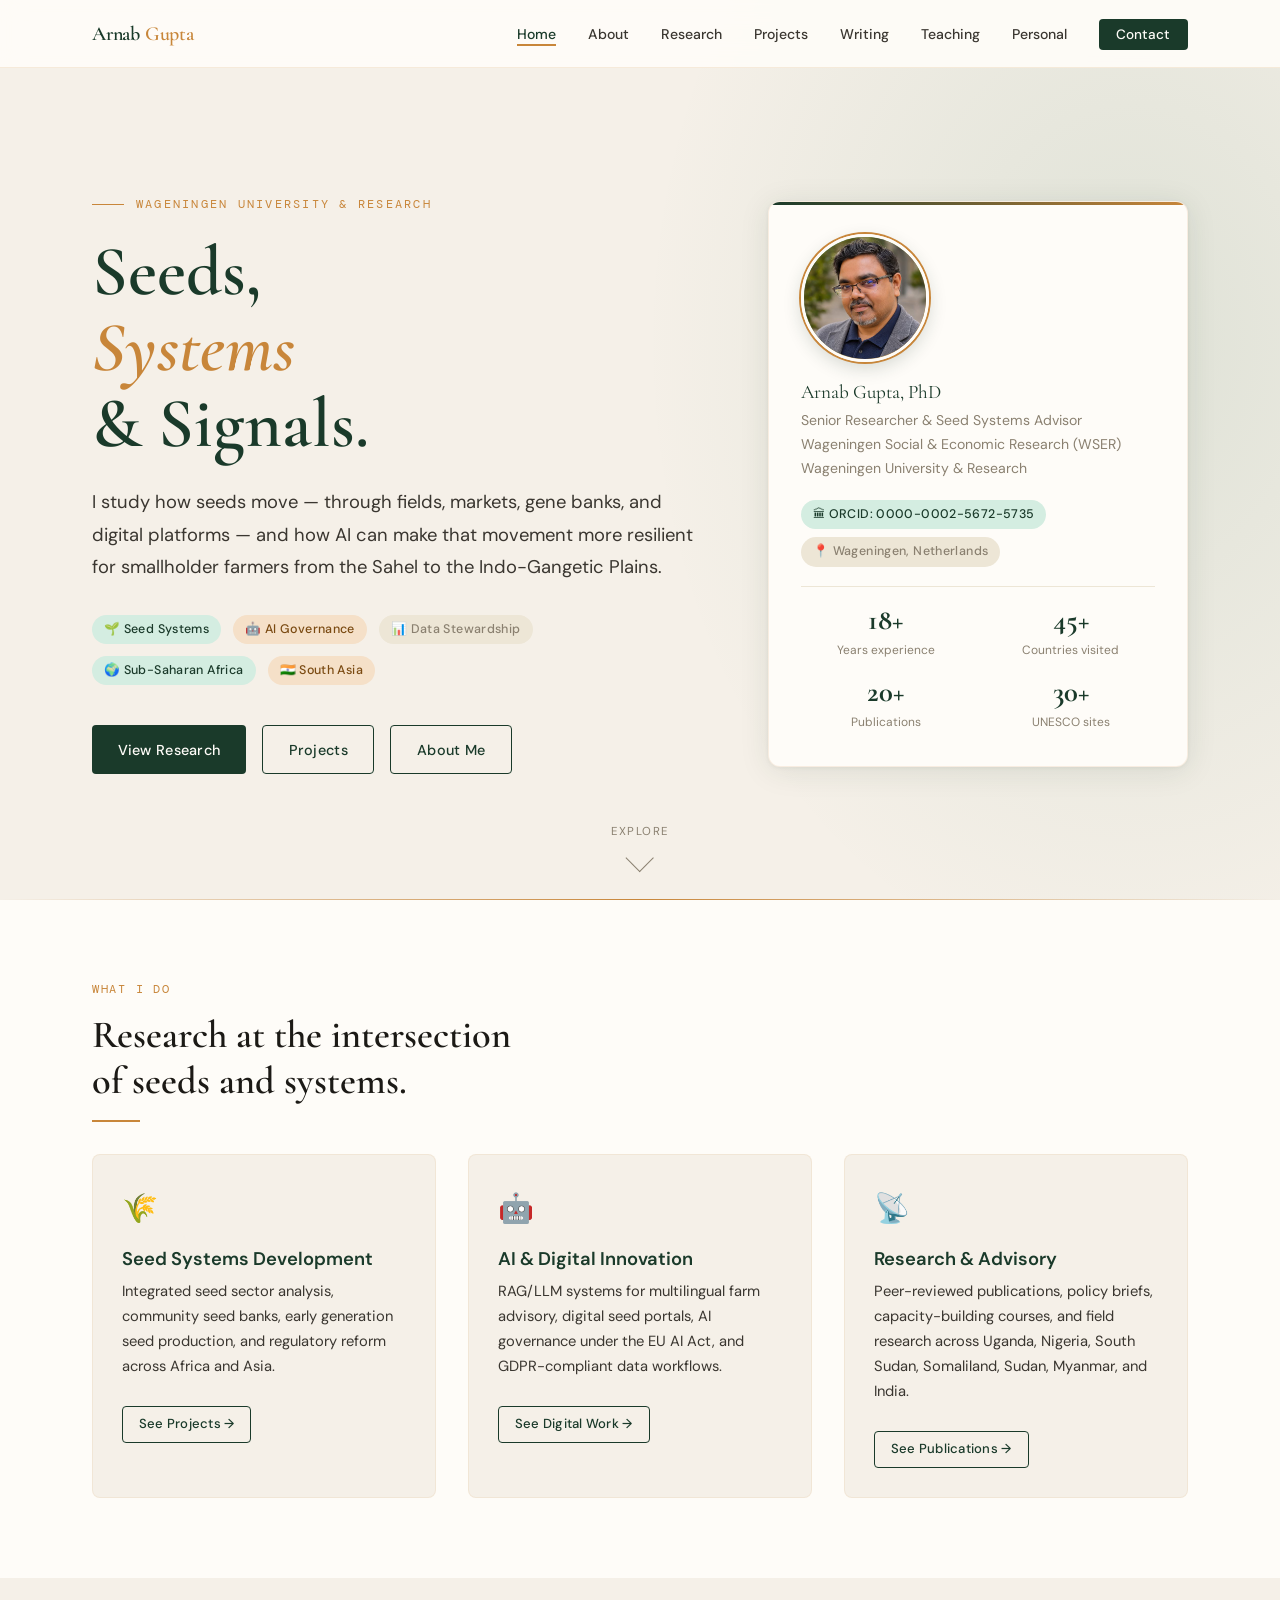
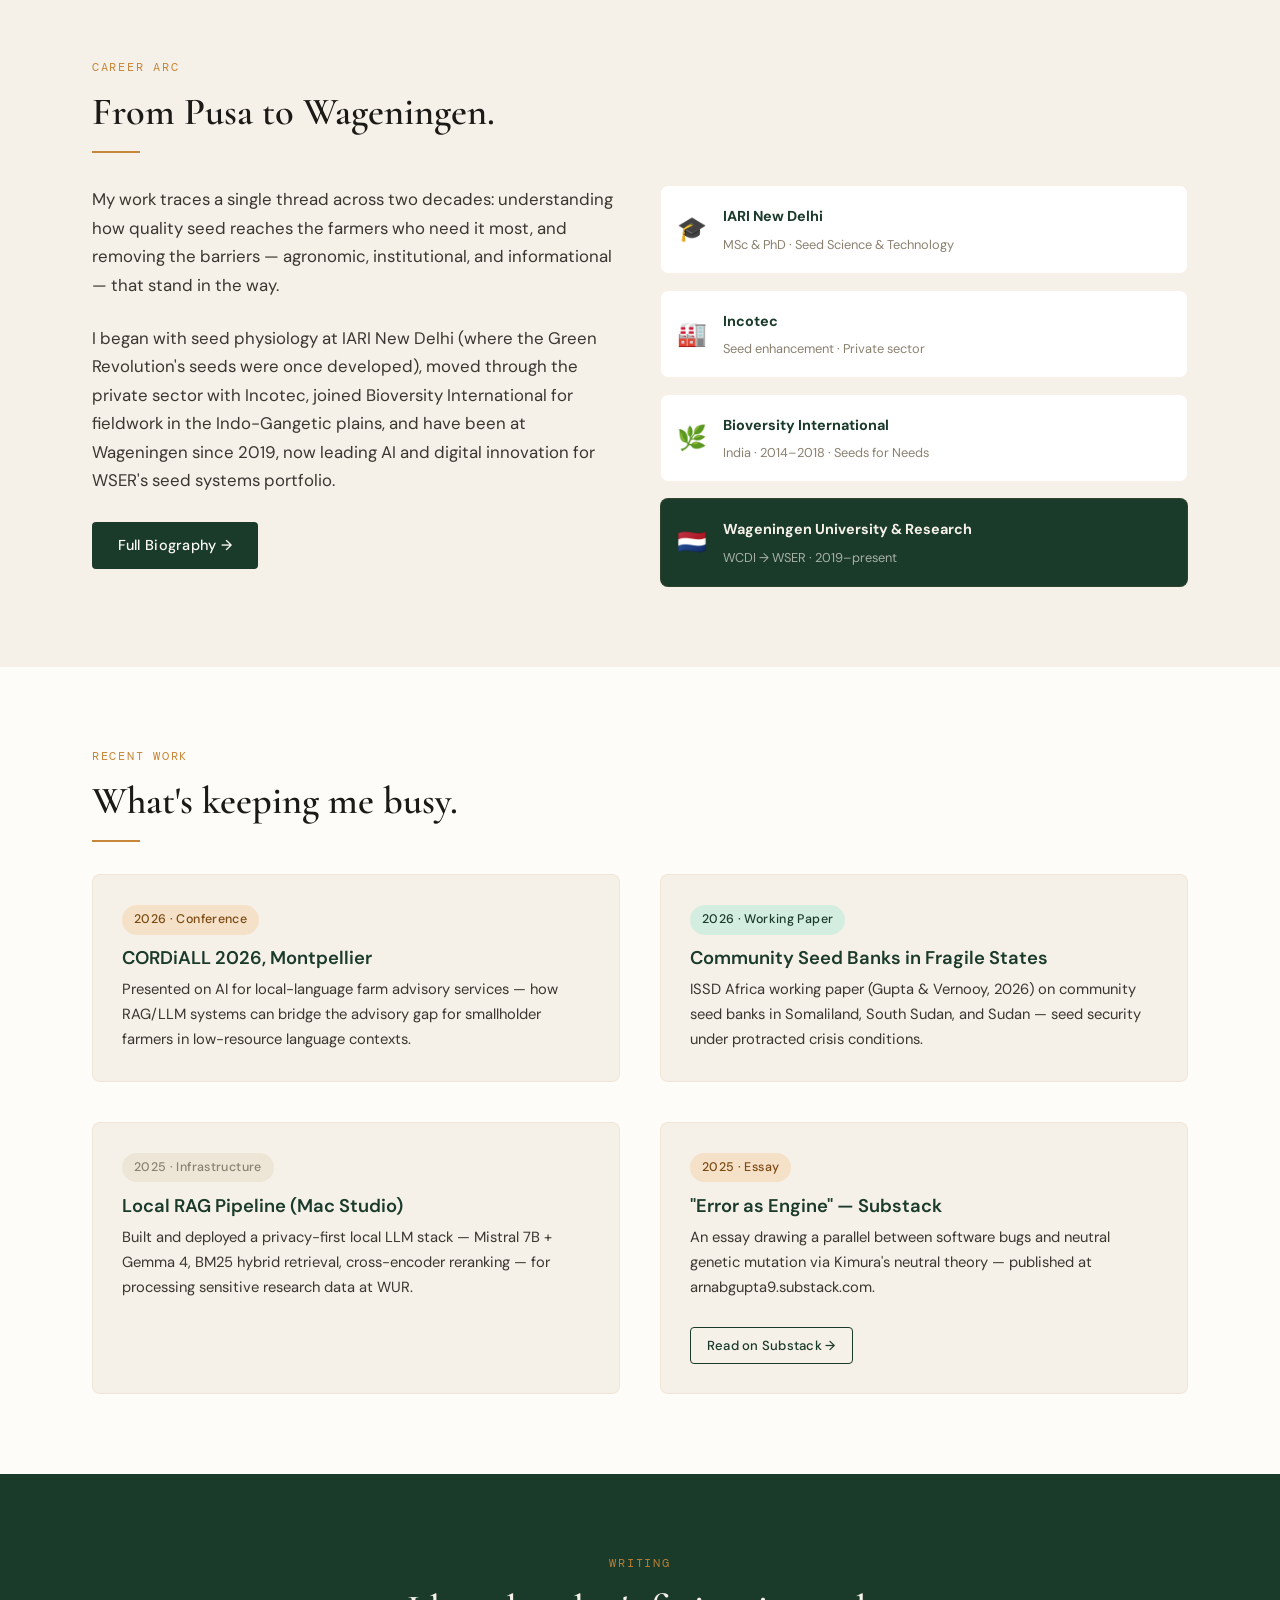
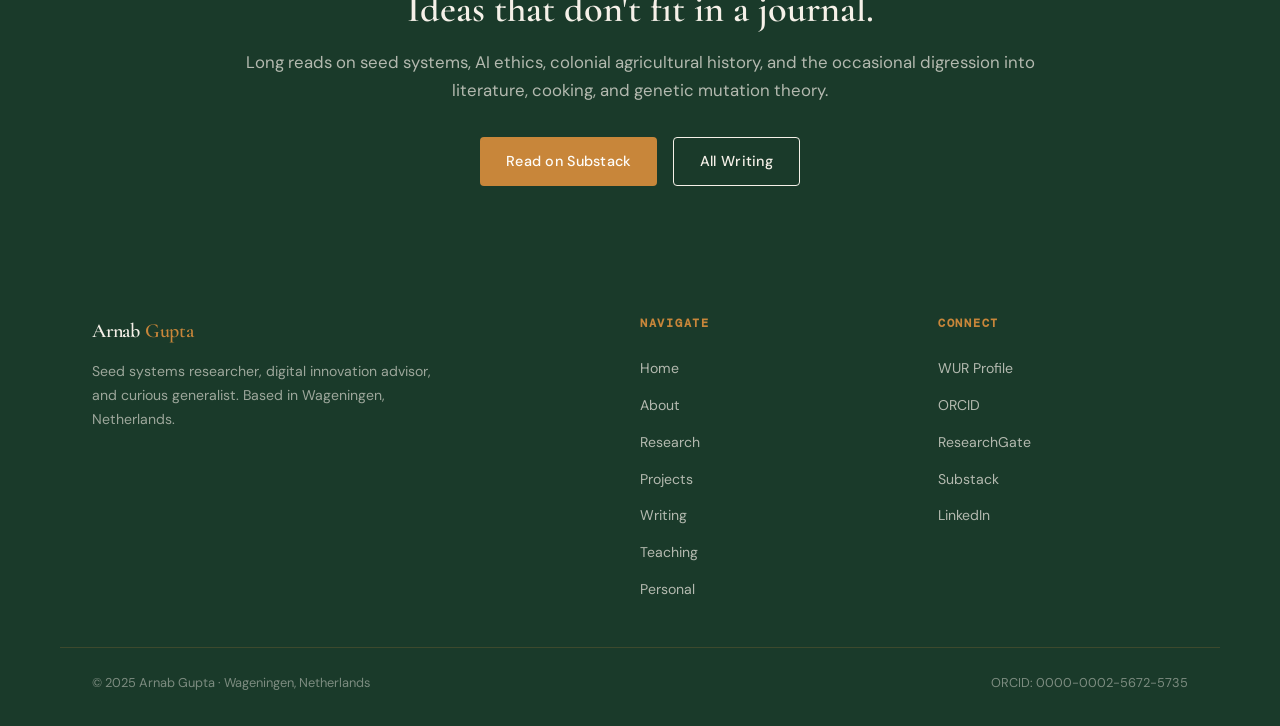
<file: index.html>
<!DOCTYPE html>
<html lang="en">
<head>
  <meta charset="UTF-8" />
  <meta name="viewport" content="width=device-width, initial-scale=1.0" />
  <title>Arnab Gupta — Seeds, Systems & Signals</title>
  <meta name="description" content="Arnab Gupta — Seed systems researcher, digital innovation advisor, and AI governance lead at Wageningen University & Research." />
  <link rel="stylesheet" href="css/style.css" />
  <link rel="icon" href="data:image/svg+xml,<svg xmlns='http://www.w3.org/2000/svg' viewBox='0 0 100 100'><text y='.9em' font-size='90'>🌱</text></svg>" />
</head>
<body>

  <div id="nav-placeholder"></div>

  <!-- HERO -->
  <section class="hero">
    <div class="hero-content">
      <div class="hero-text">
        <div class="hero-eyebrow">Wageningen University &amp; Research</div>
        <h1 class="hero-title">
          Seeds,<br>
          <em>Systems</em><br>
          &amp; Signals.
        </h1>
        <p class="hero-tagline">
          I study how seeds move — through fields, markets, gene banks, and digital platforms — and how AI can make that movement more resilient for smallholder farmers from the Sahel to the Indo-Gangetic Plains.
        </p>
        <div class="hero-meta">
          <span class="tag tag-green">🌱 Seed Systems</span>
          <span class="tag tag-amber">🤖 AI Governance</span>
          <span class="tag tag-gray">📊 Data Stewardship</span>
          <span class="tag tag-green">🌍 Sub-Saharan Africa</span>
          <span class="tag tag-amber">🇮🇳 South Asia</span>
        </div>
        <div class="hero-actions">
          <a href="pages/research.html" class="btn btn-primary">View Research</a>
          <a href="pages/projects.html" class="btn btn-outline">Projects</a>
          <a href="pages/about.html" class="btn btn-outline">About Me</a>
        </div>
      </div>

      <div class="hero-card">
        <img class="hero-avatar hero-photo" src="assets/img/arnab-gupta-home.jpg" width="480" height="480" alt="Portrait of Arnab Gupta" fetchpriority="high" />
        <h3>Arnab Gupta, PhD</h3>
        <p class="role">Senior Researcher & Seed Systems Advisor<br>Wageningen Social &amp; Economic Research (WSER)<br>Wageningen University &amp; Research</p>
        <div style="display:flex; flex-direction:column; gap:0.5rem; margin-bottom:1rem;">
          <span class="tag tag-green" style="width:fit-content;">🏛 ORCID: 0000-0002-5672-5735</span>
          <span class="tag tag-gray" style="width:fit-content;">📍 Wageningen, Netherlands</span>
        </div>
        <div class="stat-row">
          <div class="stat">
            <strong data-counter data-target="18" data-suffix="+">18+</strong>
            <span>Years experience</span>
          </div>
          <div class="stat">
            <strong data-counter data-target="45" data-suffix="+">45+</strong>
            <span>Countries visited</span>
          </div>
          <div class="stat">
            <strong data-counter data-target="20" data-suffix="+">20+</strong>
            <span>Publications</span>
          </div>
          <div class="stat">
            <strong data-counter data-target="30" data-suffix="+">30+</strong>
            <span>UNESCO sites</span>
          </div>
        </div>
      </div>
    </div>

    <div class="scroll-hint">
      <span>Explore</span>
      <div class="scroll-arrow"></div>
    </div>
  </section>

  <!-- WHAT I DO -->
  <section class="highlights section">
    <div class="container">
      <span class="section-label">What I Do</span>
      <h2 style="margin-bottom:0.5rem;">Research at the intersection<br>of seeds and systems.</h2>
      <div class="divider"></div>
      <div class="grid-3 fade-up">
        <div class="highlight-card fade-up-child">
          <div class="highlight-icon">🌾</div>
          <h4>Seed Systems Development</h4>
          <p>Integrated seed sector analysis, community seed banks, early generation seed production, and regulatory reform across Africa and Asia.</p>
          <br><a href="pages/projects.html" class="btn btn-outline" style="font-size:0.82rem;padding:0.4rem 1rem;">See Projects →</a>
        </div>
        <div class="highlight-card fade-up-child">
          <div class="highlight-icon">🤖</div>
          <h4>AI &amp; Digital Innovation</h4>
          <p>RAG/LLM systems for multilingual farm advisory, digital seed portals, AI governance under the EU AI Act, and GDPR-compliant data workflows.</p>
          <br><a href="pages/projects.html#digital" class="btn btn-outline" style="font-size:0.82rem;padding:0.4rem 1rem;">See Digital Work →</a>
        </div>
        <div class="highlight-card fade-up-child">
          <div class="highlight-icon">📡</div>
          <h4>Research &amp; Advisory</h4>
          <p>Peer-reviewed publications, policy briefs, capacity-building courses, and field research across Uganda, Nigeria, South Sudan, Somaliland, Sudan, Myanmar, and India.</p>
          <br><a href="pages/research.html" class="btn btn-outline" style="font-size:0.82rem;padding:0.4rem 1rem;">See Publications →</a>
        </div>
      </div>
    </div>
  </section>

  <!-- CAREER SNAPSHOT -->
  <section class="section" style="background:var(--cream);">
    <div class="container">
      <span class="section-label">Career Arc</span>
      <h2 style="margin-bottom:0.5rem;">From Pusa to Wageningen.</h2>
      <div class="divider"></div>
      <div class="grid-2 fade-up">
        <div>
          <p style="margin-bottom:1.5rem;">My work traces a single thread across two decades: understanding how quality seed reaches the farmers who need it most, and removing the barriers — agronomic, institutional, and informational — that stand in the way.</p>
          <p>I began with seed physiology at IARI New Delhi (where the Green Revolution's seeds were once developed), moved through the private sector with Incotec, joined Bioversity International for fieldwork in the Indo-Gangetic plains, and have been at Wageningen since 2019, now leading AI and digital innovation for WSER's seed systems portfolio.</p>
          <br>
          <a href="pages/about.html" class="btn btn-primary">Full Biography →</a>
        </div>
        <div>
          <div style="display:flex;flex-direction:column;gap:1rem;">
            <div style="display:flex;align-items:center;gap:1rem;padding:1rem;background:white;border-radius:8px;border:1px solid rgba(200,134,58,0.12);">
              <span style="font-size:1.5rem;">🎓</span>
              <div><strong style="font-size:0.9rem;color:var(--forest);">IARI New Delhi</strong><br><span style="font-size:0.8rem;color:var(--warm-gray);">MSc &amp; PhD · Seed Science &amp; Technology</span></div>
            </div>
            <div style="display:flex;align-items:center;gap:1rem;padding:1rem;background:white;border-radius:8px;border:1px solid rgba(200,134,58,0.12);">
              <span style="font-size:1.5rem;">🏭</span>
              <div><strong style="font-size:0.9rem;color:var(--forest);">Incotec</strong><br><span style="font-size:0.8rem;color:var(--warm-gray);">Seed enhancement · Private sector</span></div>
            </div>
            <div style="display:flex;align-items:center;gap:1rem;padding:1rem;background:white;border-radius:8px;border:1px solid rgba(200,134,58,0.12);">
              <span style="font-size:1.5rem;">🌿</span>
              <div><strong style="font-size:0.9rem;color:var(--forest);">Bioversity International</strong><br><span style="font-size:0.8rem;color:var(--warm-gray);">India · 2014–2018 · Seeds for Needs</span></div>
            </div>
            <div style="display:flex;align-items:center;gap:1rem;padding:1rem;background:var(--forest);border-radius:8px;border:1px solid rgba(200,134,58,0.12);">
              <span style="font-size:1.5rem;">🇳🇱</span>
              <div><strong style="font-size:0.9rem;color:var(--cream);">Wageningen University &amp; Research</strong><br><span style="font-size:0.8rem;color:rgba(245,240,232,0.65);">WCDI → WSER · 2019–present</span></div>
            </div>
          </div>
        </div>
      </div>
    </div>
  </section>

  <!-- RECENT HIGHLIGHTS -->
  <section class="section">
    <div class="container">
      <span class="section-label">Recent Work</span>
      <h2 style="margin-bottom:0.5rem;">What's keeping me busy.</h2>
      <div class="divider"></div>
      <div class="grid-2 fade-up">
        <div class="highlight-card fade-up-child">
          <span class="tag tag-amber" style="margin-bottom:0.8rem;">2026 · Conference</span>
          <h4>CORDiALL 2026, Montpellier</h4>
          <p>Presented on AI for local-language farm advisory services — how RAG/LLM systems can bridge the advisory gap for smallholder farmers in low-resource language contexts.</p>
        </div>
        <div class="highlight-card fade-up-child">
          <span class="tag tag-green" style="margin-bottom:0.8rem;">2026 · Working Paper</span>
          <h4>Community Seed Banks in Fragile States</h4>
          <p>ISSD Africa working paper (Gupta &amp; Vernooy, 2026) on community seed banks in Somaliland, South Sudan, and Sudan — seed security under protracted crisis conditions.</p>
        </div>
        <div class="highlight-card fade-up-child">
          <span class="tag tag-gray" style="margin-bottom:0.8rem;">2025 · Infrastructure</span>
          <h4>Local RAG Pipeline (Mac Studio)</h4>
          <p>Built and deployed a privacy-first local LLM stack — Mistral 7B + Gemma 4, BM25 hybrid retrieval, cross-encoder reranking — for processing sensitive research data at WUR.</p>
        </div>
        <div class="highlight-card fade-up-child">
          <span class="tag tag-amber" style="margin-bottom:0.8rem;">2025 · Essay</span>
          <h4>"Error as Engine" — Substack</h4>
          <p>An essay drawing a parallel between software bugs and neutral genetic mutation via Kimura's neutral theory — published at arnabgupta9.substack.com.</p>
          <br><a href="https://arnabgupta9.substack.com" target="_blank" class="btn btn-outline" style="font-size:0.82rem;padding:0.4rem 1rem;">Read on Substack →</a>
        </div>
      </div>
    </div>
  </section>

  <!-- WRITING TEASER -->
  <section class="section" style="background:var(--forest);">
    <div class="container" style="text-align:center;">
      <span class="section-label" style="color:rgba(200,134,58,0.9);">Writing</span>
      <h2 style="color:var(--cream);margin-bottom:1rem;">Ideas that don't fit in a journal.</h2>
      <p style="color:rgba(245,240,232,0.7);margin:0 auto 2rem;">Long reads on seed systems, AI ethics, colonial agricultural history, and the occasional digression into literature, cooking, and genetic mutation theory.</p>
      <div style="display:flex;gap:1rem;justify-content:center;flex-wrap:wrap;">
        <a href="https://arnabgupta9.substack.com" target="_blank" class="btn btn-amber">Read on Substack</a>
        <a href="pages/writing.html" class="btn btn-outline" style="color:var(--cream);border-color:var(--cream);">All Writing</a>
      </div>
    </div>
  </section>

  <div id="footer-placeholder"></div>

  <script src="js/components.js"></script>
  <script src="js/main.js"></script>
</body>
</html>
</file>
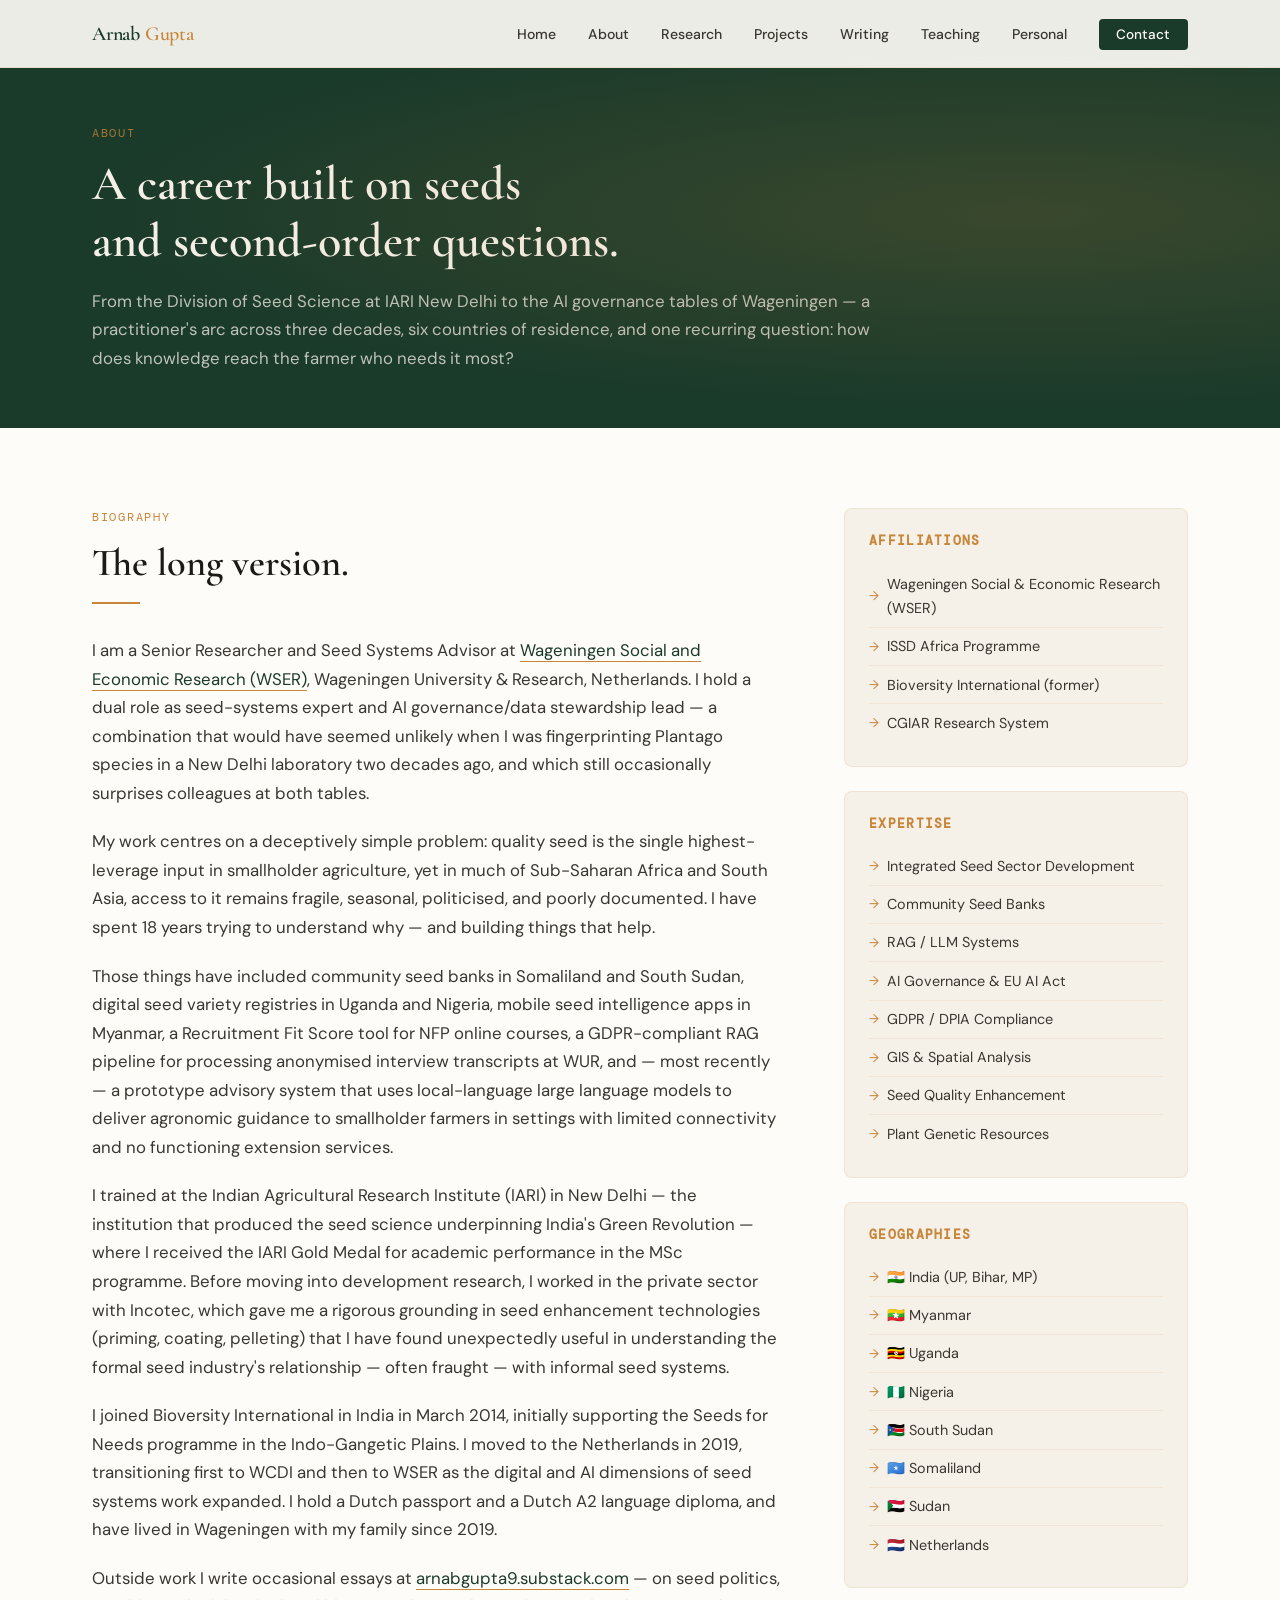
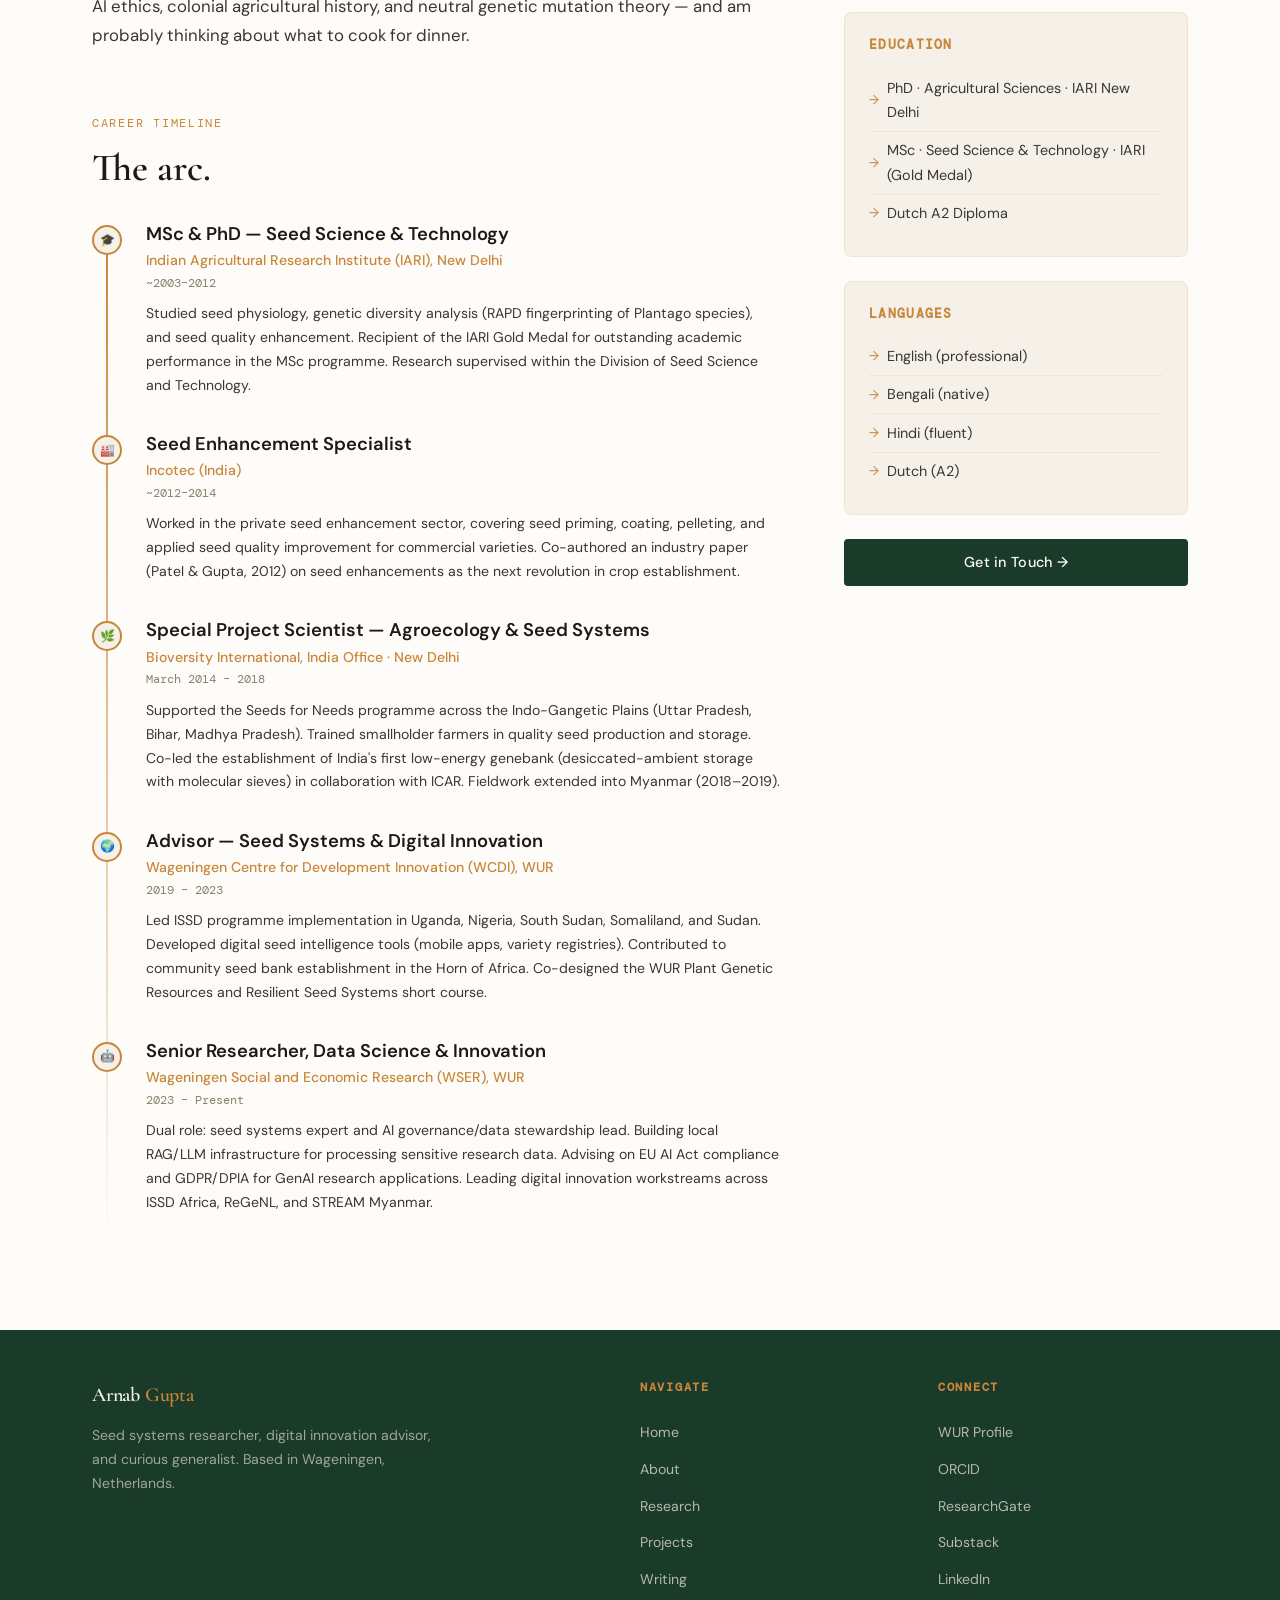
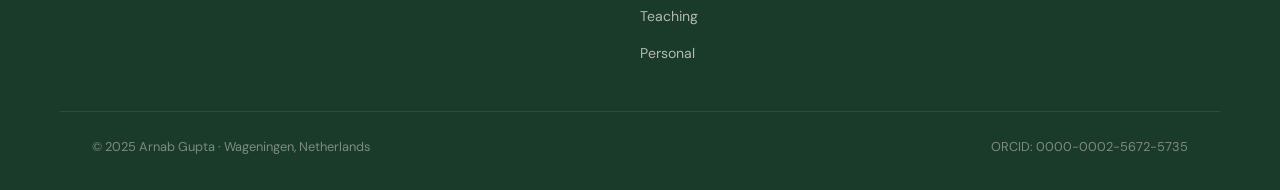
<file: about.html>
<!DOCTYPE html>
<html lang="en">
<head>
  <meta charset="UTF-8" />
  <meta name="viewport" content="width=device-width, initial-scale=1.0" />
  <title>About — Arnab Gupta</title>
  <meta name="description" content="Biography and career arc of Arnab Gupta — seed systems researcher and AI governance advisor at Wageningen University & Research." />
  <link rel="stylesheet" href="../css/style.css" />
</head>
<body>
  <div id="nav-placeholder"></div>

  <section class="page-hero">
    <div class="container">
      <span class="section-label">About</span>
      <h1>A career built on seeds<br>and second-order questions.</h1>
      <p>From the Division of Seed Science at IARI New Delhi to the AI governance tables of Wageningen — a practitioner's arc across three decades, six countries of residence, and one recurring question: how does knowledge reach the farmer who needs it most?</p>
    </div>
  </section>

  <section class="section">
    <div class="container">
      <div class="about-grid">

        <!-- MAIN CONTENT -->
        <div>
          <div class="prose fade-up">
            <span class="section-label">Biography</span>
            <h2 style="margin-bottom:1rem;">The long version.</h2>
            <div class="divider"></div>

            <p>I am a Senior Researcher and Seed Systems Advisor at <a href="https://www.wur.nl/en/persons/arnab-gupta" target="_blank">Wageningen Social and Economic Research (WSER)</a>, Wageningen University &amp; Research, Netherlands. I hold a dual role as seed-systems expert and AI governance/data stewardship lead — a combination that would have seemed unlikely when I was fingerprinting Plantago species in a New Delhi laboratory two decades ago, and which still occasionally surprises colleagues at both tables.</p>

            <p>My work centres on a deceptively simple problem: quality seed is the single highest-leverage input in smallholder agriculture, yet in much of Sub-Saharan Africa and South Asia, access to it remains fragile, seasonal, politicised, and poorly documented. I have spent 18 years trying to understand why — and building things that help.</p>

            <p>Those things have included community seed banks in Somaliland and South Sudan, digital seed variety registries in Uganda and Nigeria, mobile seed intelligence apps in Myanmar, a Recruitment Fit Score tool for NFP online courses, a GDPR-compliant RAG pipeline for processing anonymised interview transcripts at WUR, and — most recently — a prototype advisory system that uses local-language large language models to deliver agronomic guidance to smallholder farmers in settings with limited connectivity and no functioning extension services.</p>

            <p>I trained at the Indian Agricultural Research Institute (IARI) in New Delhi — the institution that produced the seed science underpinning India's Green Revolution — where I received the IARI Gold Medal for academic performance in the MSc programme. Before moving into development research, I worked in the private sector with Incotec, which gave me a rigorous grounding in seed enhancement technologies (priming, coating, pelleting) that I have found unexpectedly useful in understanding the formal seed industry's relationship — often fraught — with informal seed systems.</p>

            <p>I joined Bioversity International in India in March 2014, initially supporting the Seeds for Needs programme in the Indo-Gangetic Plains. I moved to the Netherlands in 2019, transitioning first to WCDI and then to WSER as the digital and AI dimensions of seed systems work expanded. I hold a Dutch passport and a Dutch A2 language diploma, and have lived in Wageningen with my family since 2019.</p>

            <p>Outside work I write occasional essays at <a href="https://arnabgupta9.substack.com" target="_blank">arnabgupta9.substack.com</a> — on seed politics, AI ethics, colonial agricultural history, and neutral genetic mutation theory — and am probably thinking about what to cook for dinner.</p>
          </div>

          <!-- TIMELINE -->
          <div style="margin-top:4rem;" class="fade-up">
            <span class="section-label">Career Timeline</span>
            <h2 style="margin-bottom:2rem;">The arc.</h2>

            <div class="timeline">
              <div class="timeline-item">
                <div class="timeline-dot">🎓</div>
                <div class="timeline-body">
                  <h4>MSc & PhD — Seed Science &amp; Technology</h4>
                  <div class="org">Indian Agricultural Research Institute (IARI), New Delhi</div>
                  <div class="period">~2003–2012</div>
                  <p>Studied seed physiology, genetic diversity analysis (RAPD fingerprinting of Plantago species), and seed quality enhancement. Recipient of the IARI Gold Medal for outstanding academic performance in the MSc programme. Research supervised within the Division of Seed Science and Technology.</p>
                </div>
              </div>

              <div class="timeline-item">
                <div class="timeline-dot">🏭</div>
                <div class="timeline-body">
                  <h4>Seed Enhancement Specialist</h4>
                  <div class="org">Incotec (India)</div>
                  <div class="period">~2012–2014</div>
                  <p>Worked in the private seed enhancement sector, covering seed priming, coating, pelleting, and applied seed quality improvement for commercial varieties. Co-authored an industry paper (Patel &amp; Gupta, 2012) on seed enhancements as the next revolution in crop establishment.</p>
                </div>
              </div>

              <div class="timeline-item">
                <div class="timeline-dot">🌿</div>
                <div class="timeline-body">
                  <h4>Special Project Scientist — Agroecology &amp; Seed Systems</h4>
                  <div class="org">Bioversity International, India Office · New Delhi</div>
                  <div class="period">March 2014 – 2018</div>
                  <p>Supported the Seeds for Needs programme across the Indo-Gangetic Plains (Uttar Pradesh, Bihar, Madhya Pradesh). Trained smallholder farmers in quality seed production and storage. Co-led the establishment of India's first low-energy genebank (desiccated-ambient storage with molecular sieves) in collaboration with ICAR. Fieldwork extended into Myanmar (2018–2019).</p>
                </div>
              </div>

              <div class="timeline-item">
                <div class="timeline-dot">🌍</div>
                <div class="timeline-body">
                  <h4>Advisor — Seed Systems &amp; Digital Innovation</h4>
                  <div class="org">Wageningen Centre for Development Innovation (WCDI), WUR</div>
                  <div class="period">2019 – 2023</div>
                  <p>Led ISSD programme implementation in Uganda, Nigeria, South Sudan, Somaliland, and Sudan. Developed digital seed intelligence tools (mobile apps, variety registries). Contributed to community seed bank establishment in the Horn of Africa. Co-designed the WUR Plant Genetic Resources and Resilient Seed Systems short course.</p>
                </div>
              </div>

              <div class="timeline-item">
                <div class="timeline-dot">🤖</div>
                <div class="timeline-body">
                  <h4>Senior Researcher, Data Science &amp; Innovation</h4>
                  <div class="org">Wageningen Social and Economic Research (WSER), WUR</div>
                  <div class="period">2023 – Present</div>
                  <p>Dual role: seed systems expert and AI governance/data stewardship lead. Building local RAG/LLM infrastructure for processing sensitive research data. Advising on EU AI Act compliance and GDPR/DPIA for GenAI research applications. Leading digital innovation workstreams across ISSD Africa, ReGeNL, and STREAM Myanmar.</p>
                </div>
              </div>
            </div>
          </div>
        </div>

        <!-- SIDEBAR -->
        <div class="fade-up">
          <div class="sidebar-card">
            <h4>Affiliations</h4>
            <ul class="sidebar-list">
              <li>Wageningen Social &amp; Economic Research (WSER)</li>
              <li>ISSD Africa Programme</li>
              <li>Bioversity International (former)</li>
              <li>CGIAR Research System</li>
            </ul>
          </div>

          <div class="sidebar-card">
            <h4>Expertise</h4>
            <ul class="sidebar-list">
              <li>Integrated Seed Sector Development</li>
              <li>Community Seed Banks</li>
              <li>RAG / LLM Systems</li>
              <li>AI Governance &amp; EU AI Act</li>
              <li>GDPR / DPIA Compliance</li>
              <li>GIS &amp; Spatial Analysis</li>
              <li>Seed Quality Enhancement</li>
              <li>Plant Genetic Resources</li>
            </ul>
          </div>

          <div class="sidebar-card">
            <h4>Geographies</h4>
            <ul class="sidebar-list">
              <li>🇮🇳 India (UP, Bihar, MP)</li>
              <li>🇲🇲 Myanmar</li>
              <li>🇺🇬 Uganda</li>
              <li>🇳🇬 Nigeria</li>
              <li>🇸🇸 South Sudan</li>
              <li>🇸🇴 Somaliland</li>
              <li>🇸🇩 Sudan</li>
              <li>🇳🇱 Netherlands</li>
            </ul>
          </div>

          <div class="sidebar-card">
            <h4>Education</h4>
            <ul class="sidebar-list">
              <li>PhD · Agricultural Sciences · IARI New Delhi</li>
              <li>MSc · Seed Science &amp; Technology · IARI (Gold Medal)</li>
              <li>Dutch A2 Diploma</li>
            </ul>
          </div>

          <div class="sidebar-card">
            <h4>Languages</h4>
            <ul class="sidebar-list">
              <li>English (professional)</li>
              <li>Bengali (native)</li>
              <li>Hindi (fluent)</li>
              <li>Dutch (A2)</li>
            </ul>
          </div>

          <div style="text-align:center;margin-top:1.5rem;">
            <a href="contact.html" class="btn btn-primary" style="width:100%;justify-content:center;">Get in Touch →</a>
          </div>
        </div>

      </div>
    </div>
  </section>

  <div id="footer-placeholder"></div>
  <script src="../js/components.js"></script>
  <script>
    // Fix relative paths in footer for inner pages
    document.addEventListener('DOMContentLoaded', () => {
      document.querySelectorAll('.footer-col a').forEach(a => {
        if (a.href.includes('../pages/')) return;
      });
    });
  </script>
  <script src="../js/main.js"></script>
</body>
</html>
</file>
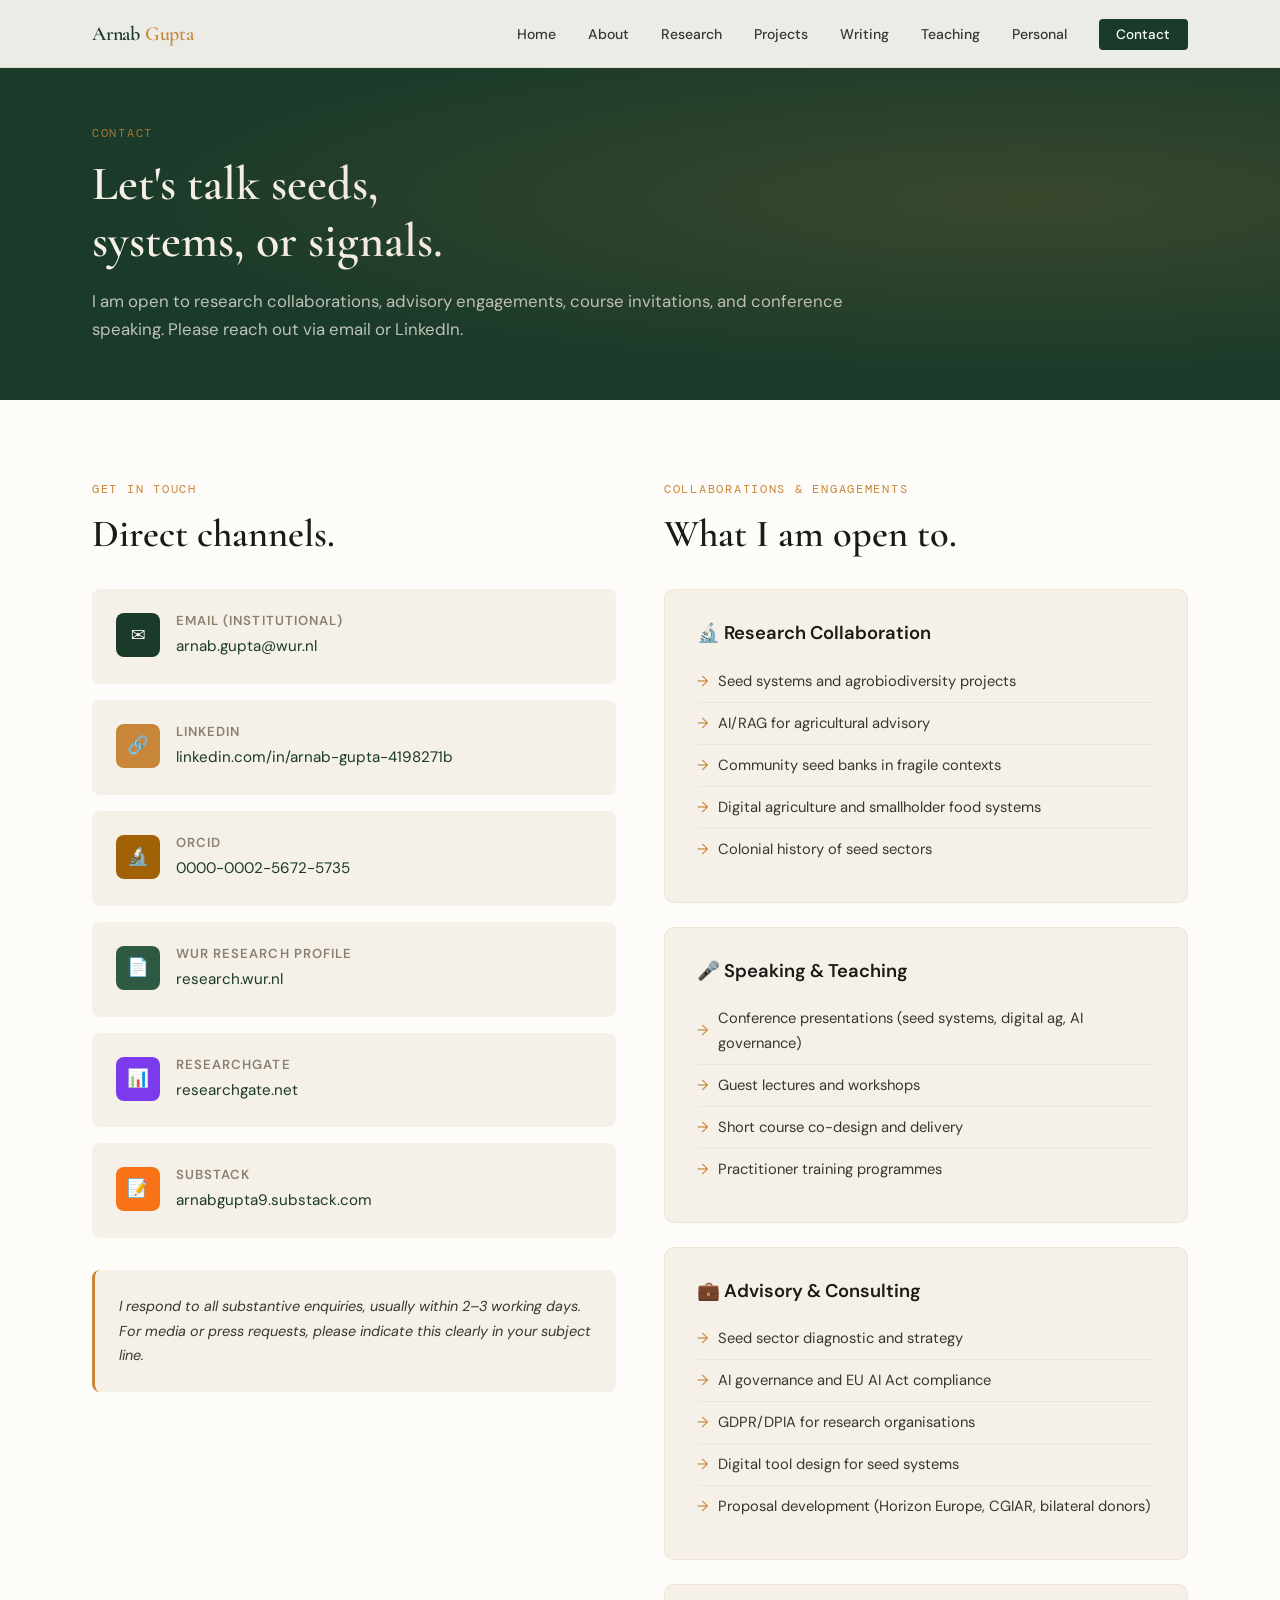
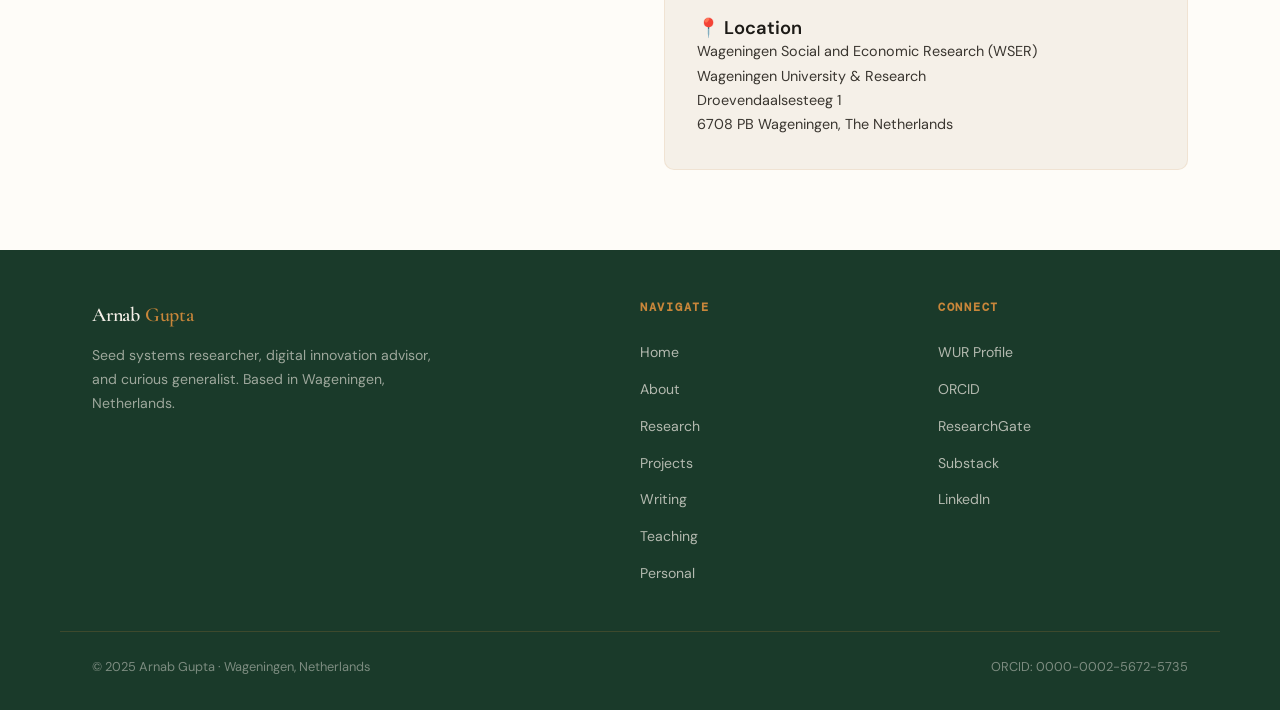
<file: contact.html>
<!DOCTYPE html>
<html lang="en">
<head>
  <meta charset="UTF-8" />
  <meta name="viewport" content="width=device-width, initial-scale=1.0" />
  <title>Contact — Arnab Gupta</title>
  <link rel="stylesheet" href="../css/style.css" />
  <style>
    .contact-areas { background:var(--cream); border-radius:10px; padding:2rem; border:1px solid rgba(200,134,58,0.12); }
    .contact-areas ul { margin-top:1rem; }
    .contact-areas ul li {
      padding:0.5rem 0;
      border-bottom:1px solid rgba(200,134,58,0.1);
      font-size:0.92rem;
      color:var(--ink-light);
      display:flex;
      align-items:center;
      gap:0.6rem;
    }
    .contact-areas ul li:last-child { border-bottom:none; }
    .contact-areas ul li::before { content:'→'; color:var(--amber); }
  </style>
</head>
<body>
  <div id="nav-placeholder"></div>

  <section class="page-hero">
    <div class="container">
      <span class="section-label">Contact</span>
      <h1>Let's talk seeds,<br>systems, or signals.</h1>
      <p>I am open to research collaborations, advisory engagements, course invitations, and conference speaking. Please reach out via email or LinkedIn.</p>
    </div>
  </section>

  <section class="section">
    <div class="container">
      <div class="contact-grid fade-up">

        <!-- CONTACT METHODS -->
        <div>
          <span class="section-label">Get in Touch</span>
          <h2 style="margin-bottom:2rem;">Direct channels.</h2>

          <div class="contact-method">
            <div class="contact-icon">✉</div>
            <div>
              <h4>Email (Institutional)</h4>
              <a href="mailto:arnab.gupta@wur.nl">arnab.gupta@wur.nl</a>
            </div>
          </div>

          <div class="contact-method">
            <div class="contact-icon" style="background:var(--amber);">🔗</div>
            <div>
              <h4>LinkedIn</h4>
              <a href="https://linkedin.com/in/arnab-gupta-4198271b" target="_blank">linkedin.com/in/arnab-gupta-4198271b</a>
            </div>
          </div>

          <div class="contact-method">
            <div class="contact-icon" style="background:#a16207;">🔬</div>
            <div>
              <h4>ORCID</h4>
              <a href="https://orcid.org/0000-0002-5672-5735" target="_blank">0000-0002-5672-5735</a>
            </div>
          </div>

          <div class="contact-method">
            <div class="contact-icon" style="background:var(--forest-mid);">📄</div>
            <div>
              <h4>WUR Research Profile</h4>
              <a href="https://research.wur.nl/en/persons/arnab-gupta/" target="_blank">research.wur.nl</a>
            </div>
          </div>

          <div class="contact-method">
            <div class="contact-icon" style="background:#7c3aed;">📊</div>
            <div>
              <h4>ResearchGate</h4>
              <a href="https://www.researchgate.net/profile/Arnab-Gupta-2" target="_blank">researchgate.net</a>
            </div>
          </div>

          <div class="contact-method">
            <div class="contact-icon" style="background:#f97316;">📝</div>
            <div>
              <h4>Substack</h4>
              <a href="https://arnabgupta9.substack.com" target="_blank">arnabgupta9.substack.com</a>
            </div>
          </div>

          <div style="margin-top:2rem;padding:1.5rem;background:var(--cream);border-radius:8px;border-left:3px solid var(--amber);">
            <p style="font-size:0.9rem;font-style:italic;">I respond to all substantive enquiries, usually within 2–3 working days. For media or press requests, please indicate this clearly in your subject line.</p>
          </div>
        </div>

        <!-- WHAT I'M OPEN TO -->
        <div>
          <span class="section-label">Collaborations &amp; Engagements</span>
          <h2 style="margin-bottom:2rem;">What I am open to.</h2>

          <div class="contact-areas" style="margin-bottom:1.5rem;">
            <h4>🔬 Research Collaboration</h4>
            <ul>
              <li>Seed systems and agrobiodiversity projects</li>
              <li>AI/RAG for agricultural advisory</li>
              <li>Community seed banks in fragile contexts</li>
              <li>Digital agriculture and smallholder food systems</li>
              <li>Colonial history of seed sectors</li>
            </ul>
          </div>

          <div class="contact-areas" style="margin-bottom:1.5rem;">
            <h4>🎤 Speaking &amp; Teaching</h4>
            <ul>
              <li>Conference presentations (seed systems, digital ag, AI governance)</li>
              <li>Guest lectures and workshops</li>
              <li>Short course co-design and delivery</li>
              <li>Practitioner training programmes</li>
            </ul>
          </div>

          <div class="contact-areas" style="margin-bottom:1.5rem;">
            <h4>💼 Advisory &amp; Consulting</h4>
            <ul>
              <li>Seed sector diagnostic and strategy</li>
              <li>AI governance and EU AI Act compliance</li>
              <li>GDPR/DPIA for research organisations</li>
              <li>Digital tool design for seed systems</li>
              <li>Proposal development (Horizon Europe, CGIAR, bilateral donors)</li>
            </ul>
          </div>

          <div class="contact-areas">
            <h4>📍 Location</h4>
            <p style="font-size:0.9rem;margin:0;color:var(--ink-light);">Wageningen Social and Economic Research (WSER)<br>Wageningen University &amp; Research<br>Droevendaalsesteeg 1<br>6708 PB Wageningen, The Netherlands</p>
          </div>
        </div>

      </div>
    </div>
  </section>

  <div id="footer-placeholder"></div>
  <script src="../js/components.js"></script>
  <script src="../js/main.js"></script>
</body>
</html>
</file>
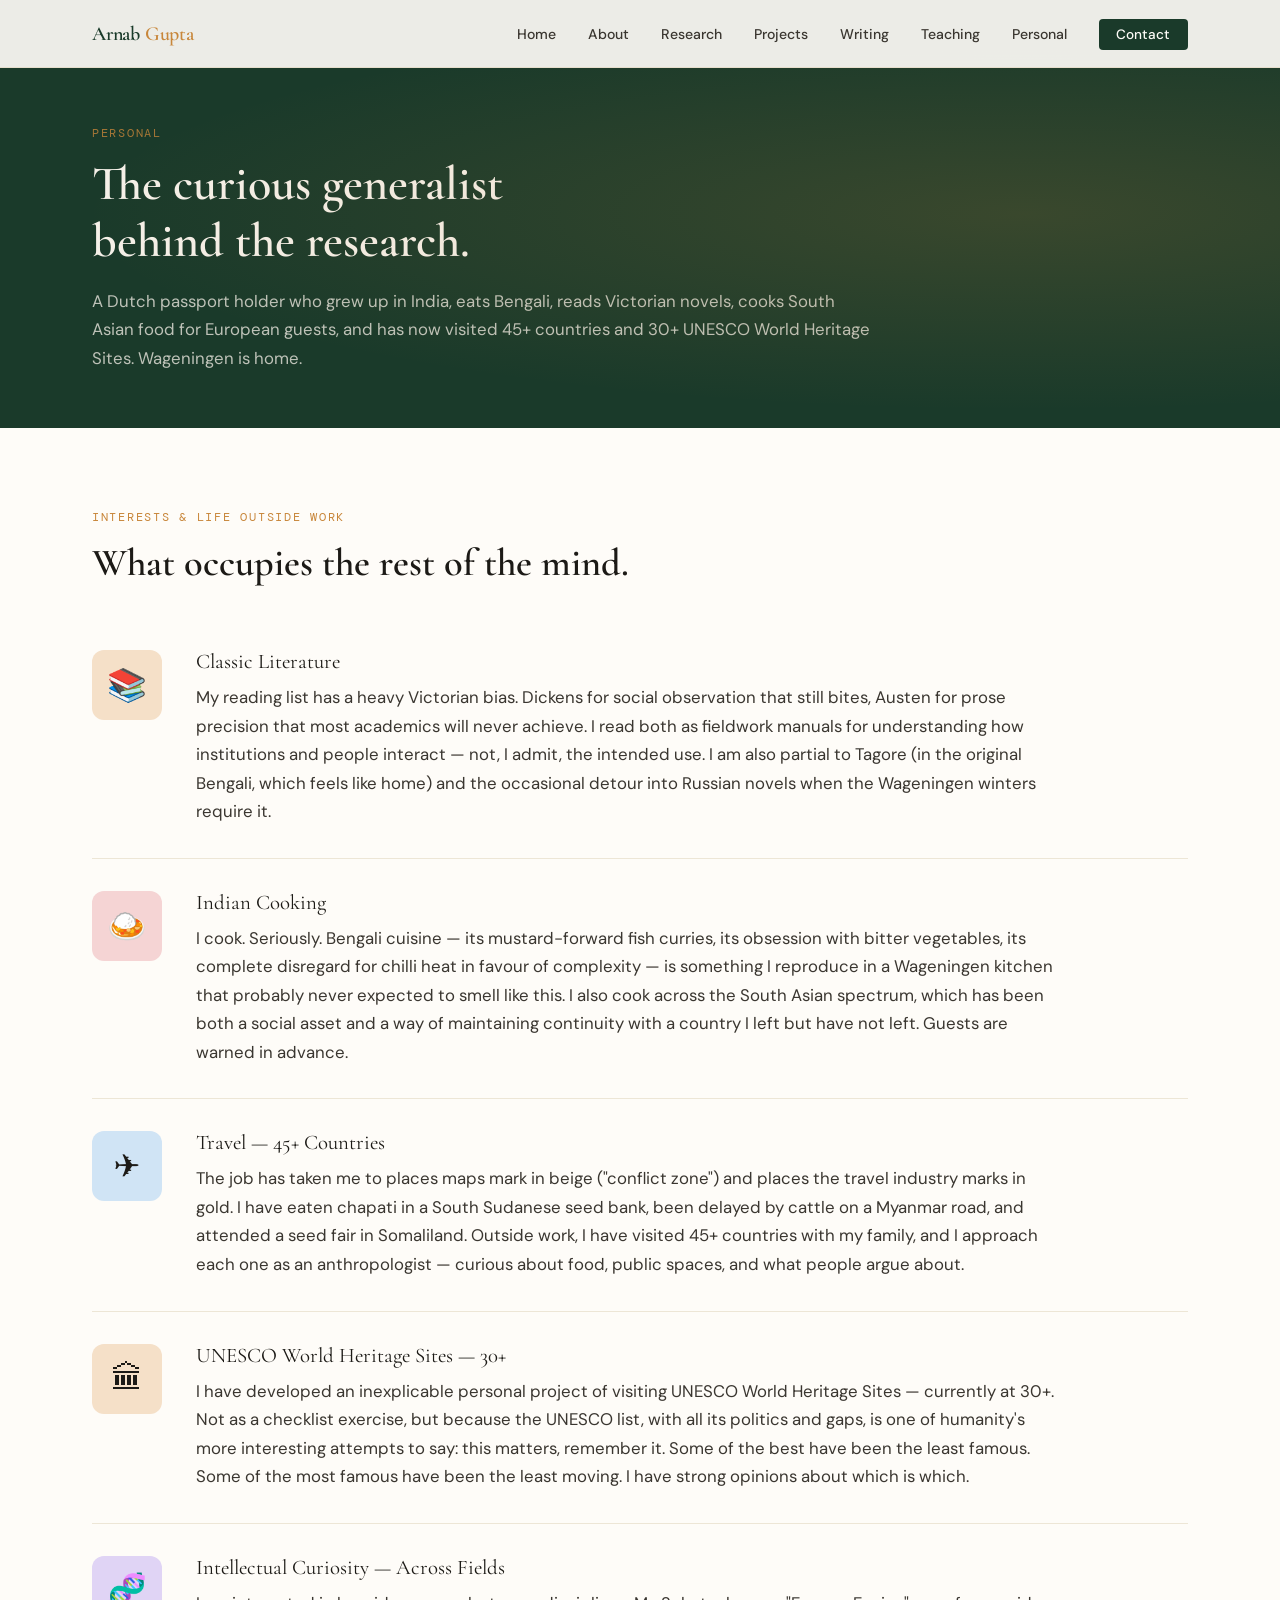
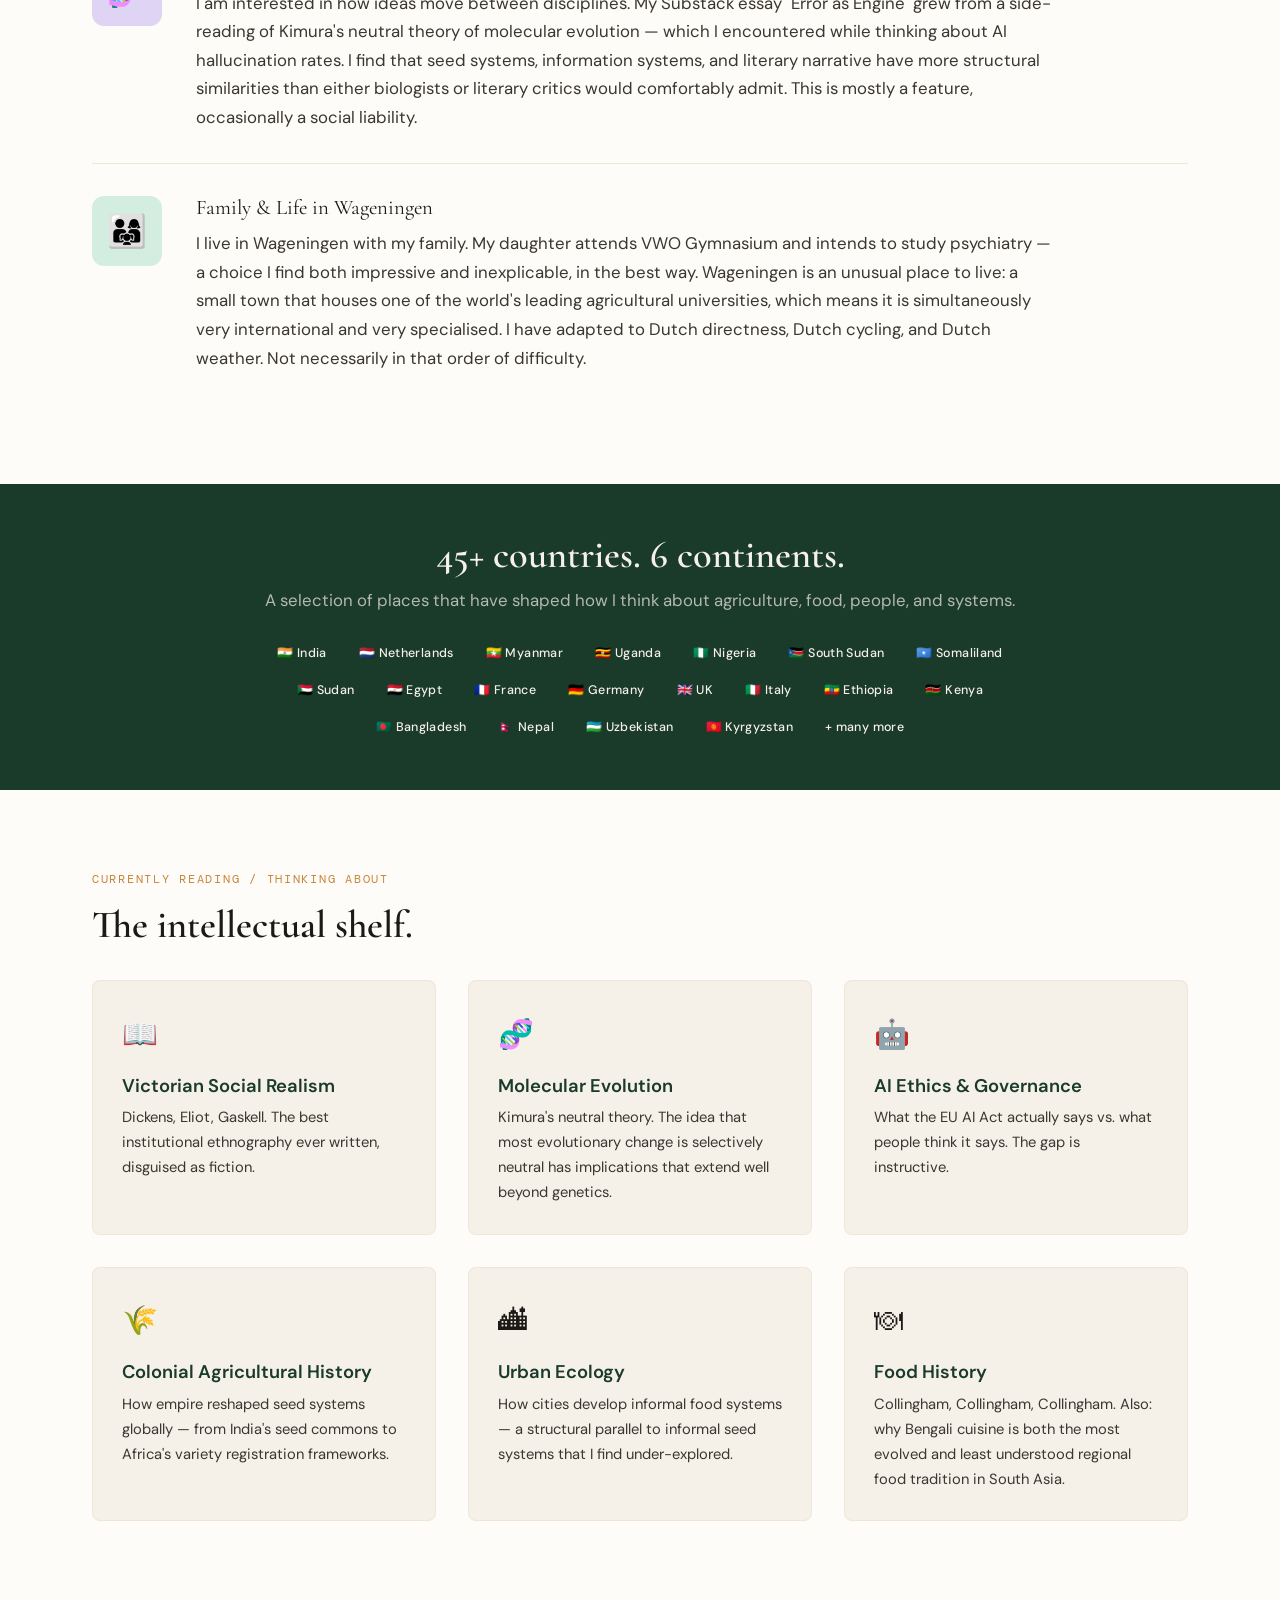
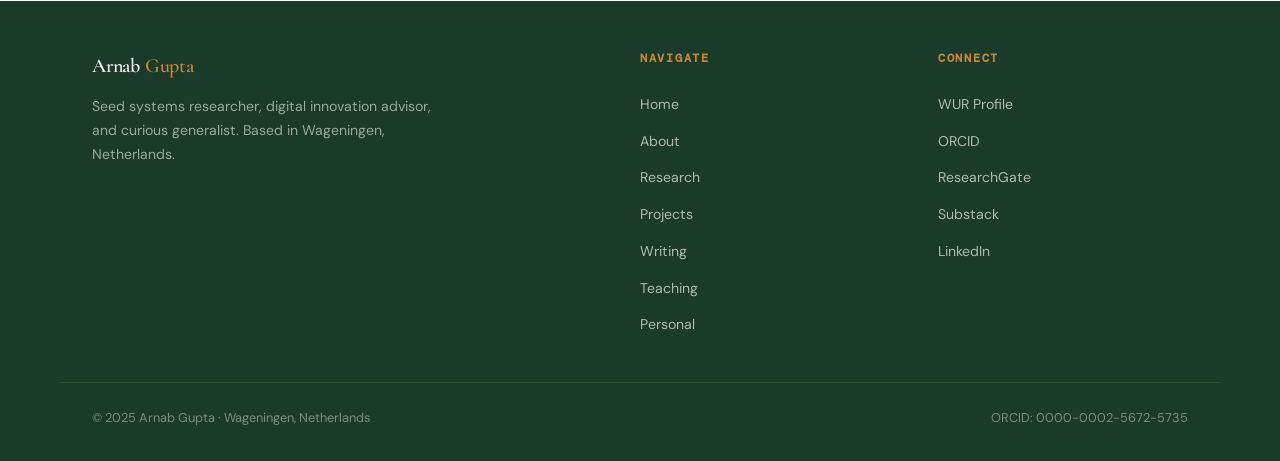
<file: personal.html>
<!DOCTYPE html>
<html lang="en">
<head>
  <meta charset="UTF-8" />
  <meta name="viewport" content="width=device-width, initial-scale=1.0" />
  <title>Personal — Arnab Gupta</title>
  <link rel="stylesheet" href="../css/style.css" />
</head>
<body>
  <div id="nav-placeholder"></div>

  <section class="page-hero">
    <div class="container">
      <span class="section-label">Personal</span>
      <h1>The curious generalist<br>behind the research.</h1>
      <p>A Dutch passport holder who grew up in India, eats Bengali, reads Victorian novels, cooks South Asian food for European guests, and has now visited 45+ countries and 30+ UNESCO World Heritage Sites. Wageningen is home.</p>
    </div>
  </section>

  <!-- INTERESTS -->
  <section class="section">
    <div class="container">
      <span class="section-label">Interests &amp; Life Outside Work</span>
      <h2 style="margin-bottom:2rem;">What occupies the rest of the mind.</h2>

      <div class="fade-up">

        <div class="interest-block">
          <div class="interest-icon bg-amber">📚</div>
          <div>
            <h3>Classic Literature</h3>
            <p>My reading list has a heavy Victorian bias. Dickens for social observation that still bites, Austen for prose precision that most academics will never achieve. I read both as fieldwork manuals for understanding how institutions and people interact — not, I admit, the intended use. I am also partial to Tagore (in the original Bengali, which feels like home) and the occasional detour into Russian novels when the Wageningen winters require it.</p>
          </div>
        </div>

        <div class="interest-block">
          <div class="interest-icon bg-red">🍛</div>
          <div>
            <h3>Indian Cooking</h3>
            <p>I cook. Seriously. Bengali cuisine — its mustard-forward fish curries, its obsession with bitter vegetables, its complete disregard for chilli heat in favour of complexity — is something I reproduce in a Wageningen kitchen that probably never expected to smell like this. I also cook across the South Asian spectrum, which has been both a social asset and a way of maintaining continuity with a country I left but have not left. Guests are warned in advance.</p>
          </div>
        </div>

        <div class="interest-block">
          <div class="interest-icon bg-blue">✈️</div>
          <div>
            <h3>Travel — 45+ Countries</h3>
            <p>The job has taken me to places maps mark in beige ("conflict zone") and places the travel industry marks in gold. I have eaten chapati in a South Sudanese seed bank, been delayed by cattle on a Myanmar road, and attended a seed fair in Somaliland. Outside work, I have visited 45+ countries with my family, and I approach each one as an anthropologist — curious about food, public spaces, and what people argue about.</p>
          </div>
        </div>

        <div class="interest-block">
          <div class="interest-icon bg-amber">🏛</div>
          <div>
            <h3>UNESCO World Heritage Sites — 30+</h3>
            <p>I have developed an inexplicable personal project of visiting UNESCO World Heritage Sites — currently at 30+. Not as a checklist exercise, but because the UNESCO list, with all its politics and gaps, is one of humanity's more interesting attempts to say: this matters, remember it. Some of the best have been the least famous. Some of the most famous have been the least moving. I have strong opinions about which is which.</p>
          </div>
        </div>

        <div class="interest-block">
          <div class="interest-icon bg-purple">🧬</div>
          <div>
            <h3>Intellectual Curiosity — Across Fields</h3>
            <p>I am interested in how ideas move between disciplines. My Substack essay "Error as Engine" grew from a side-reading of Kimura's neutral theory of molecular evolution — which I encountered while thinking about AI hallucination rates. I find that seed systems, information systems, and literary narrative have more structural similarities than either biologists or literary critics would comfortably admit. This is mostly a feature, occasionally a social liability.</p>
          </div>
        </div>

        <div class="interest-block">
          <div class="interest-icon bg-green">👨‍👩‍👧</div>
          <div>
            <h3>Family &amp; Life in Wageningen</h3>
            <p>I live in Wageningen with my family. My daughter attends VWO Gymnasium and intends to study psychiatry — a choice I find both impressive and inexplicable, in the best way. Wageningen is an unusual place to live: a small town that houses one of the world's leading agricultural universities, which means it is simultaneously very international and very specialised. I have adapted to Dutch directness, Dutch cycling, and Dutch weather. Not necessarily in that order of difficulty.</p>
          </div>
        </div>

      </div>
    </div>
  </section>

  <!-- TRAVEL MAP STRIP -->
  <div class="map-strip">
    <div class="container">
      <h2>45+ countries. 6 continents.</h2>
      <p>A selection of places that have shaped how I think about agriculture, food, people, and systems.</p>
      <div class="countries-grid" style="margin-top:1.5rem;">
        <span class="tag tag-dark">🇮🇳 India</span>
        <span class="tag tag-dark">🇳🇱 Netherlands</span>
        <span class="tag tag-dark">🇲🇲 Myanmar</span>
        <span class="tag tag-dark">🇺🇬 Uganda</span>
        <span class="tag tag-dark">🇳🇬 Nigeria</span>
        <span class="tag tag-dark">🇸🇸 South Sudan</span>
        <span class="tag tag-dark">🇸🇴 Somaliland</span>
        <span class="tag tag-dark">🇸🇩 Sudan</span>
        <span class="tag tag-dark">🇪🇬 Egypt</span>
        <span class="tag tag-dark">🇫🇷 France</span>
        <span class="tag tag-dark">🇩🇪 Germany</span>
        <span class="tag tag-dark">🇬🇧 UK</span>
        <span class="tag tag-dark">🇮🇹 Italy</span>
        <span class="tag tag-dark">🇪🇹 Ethiopia</span>
        <span class="tag tag-dark">🇰🇪 Kenya</span>
        <span class="tag tag-dark">🇧🇩 Bangladesh</span>
        <span class="tag tag-dark">🇳🇵 Nepal</span>
        <span class="tag tag-dark">🇺🇿 Uzbekistan</span>
        <span class="tag tag-dark">🇰🇬 Kyrgyzstan</span>
        <span class="tag tag-dark">+ many more</span>
      </div>
    </div>
  </div>

  <!-- READING LIST -->
  <section class="section">
    <div class="container fade-up">
      <span class="section-label">Currently Reading / Thinking About</span>
      <h2 style="margin-bottom:2rem;">The intellectual shelf.</h2>
      <div class="grid-3">
        <div class="highlight-card">
          <div class="highlight-icon">📖</div>
          <h4>Victorian Social Realism</h4>
          <p>Dickens, Eliot, Gaskell. The best institutional ethnography ever written, disguised as fiction.</p>
        </div>
        <div class="highlight-card">
          <div class="highlight-icon">🧬</div>
          <h4>Molecular Evolution</h4>
          <p>Kimura's neutral theory. The idea that most evolutionary change is selectively neutral has implications that extend well beyond genetics.</p>
        </div>
        <div class="highlight-card">
          <div class="highlight-icon">🤖</div>
          <h4>AI Ethics &amp; Governance</h4>
          <p>What the EU AI Act actually says vs. what people think it says. The gap is instructive.</p>
        </div>
        <div class="highlight-card">
          <div class="highlight-icon">🌾</div>
          <h4>Colonial Agricultural History</h4>
          <p>How empire reshaped seed systems globally — from India's seed commons to Africa's variety registration frameworks.</p>
        </div>
        <div class="highlight-card">
          <div class="highlight-icon">🏙</div>
          <h4>Urban Ecology</h4>
          <p>How cities develop informal food systems — a structural parallel to informal seed systems that I find under-explored.</p>
        </div>
        <div class="highlight-card">
          <div class="highlight-icon">🍽</div>
          <h4>Food History</h4>
          <p>Collingham, Collingham, Collingham. Also: why Bengali cuisine is both the most evolved and least understood regional food tradition in South Asia.</p>
        </div>
      </div>
    </div>
  </section>

  <div id="footer-placeholder"></div>
  <script src="../js/components.js"></script>
  <script src="../js/main.js"></script>
</body>
</html>
</file>
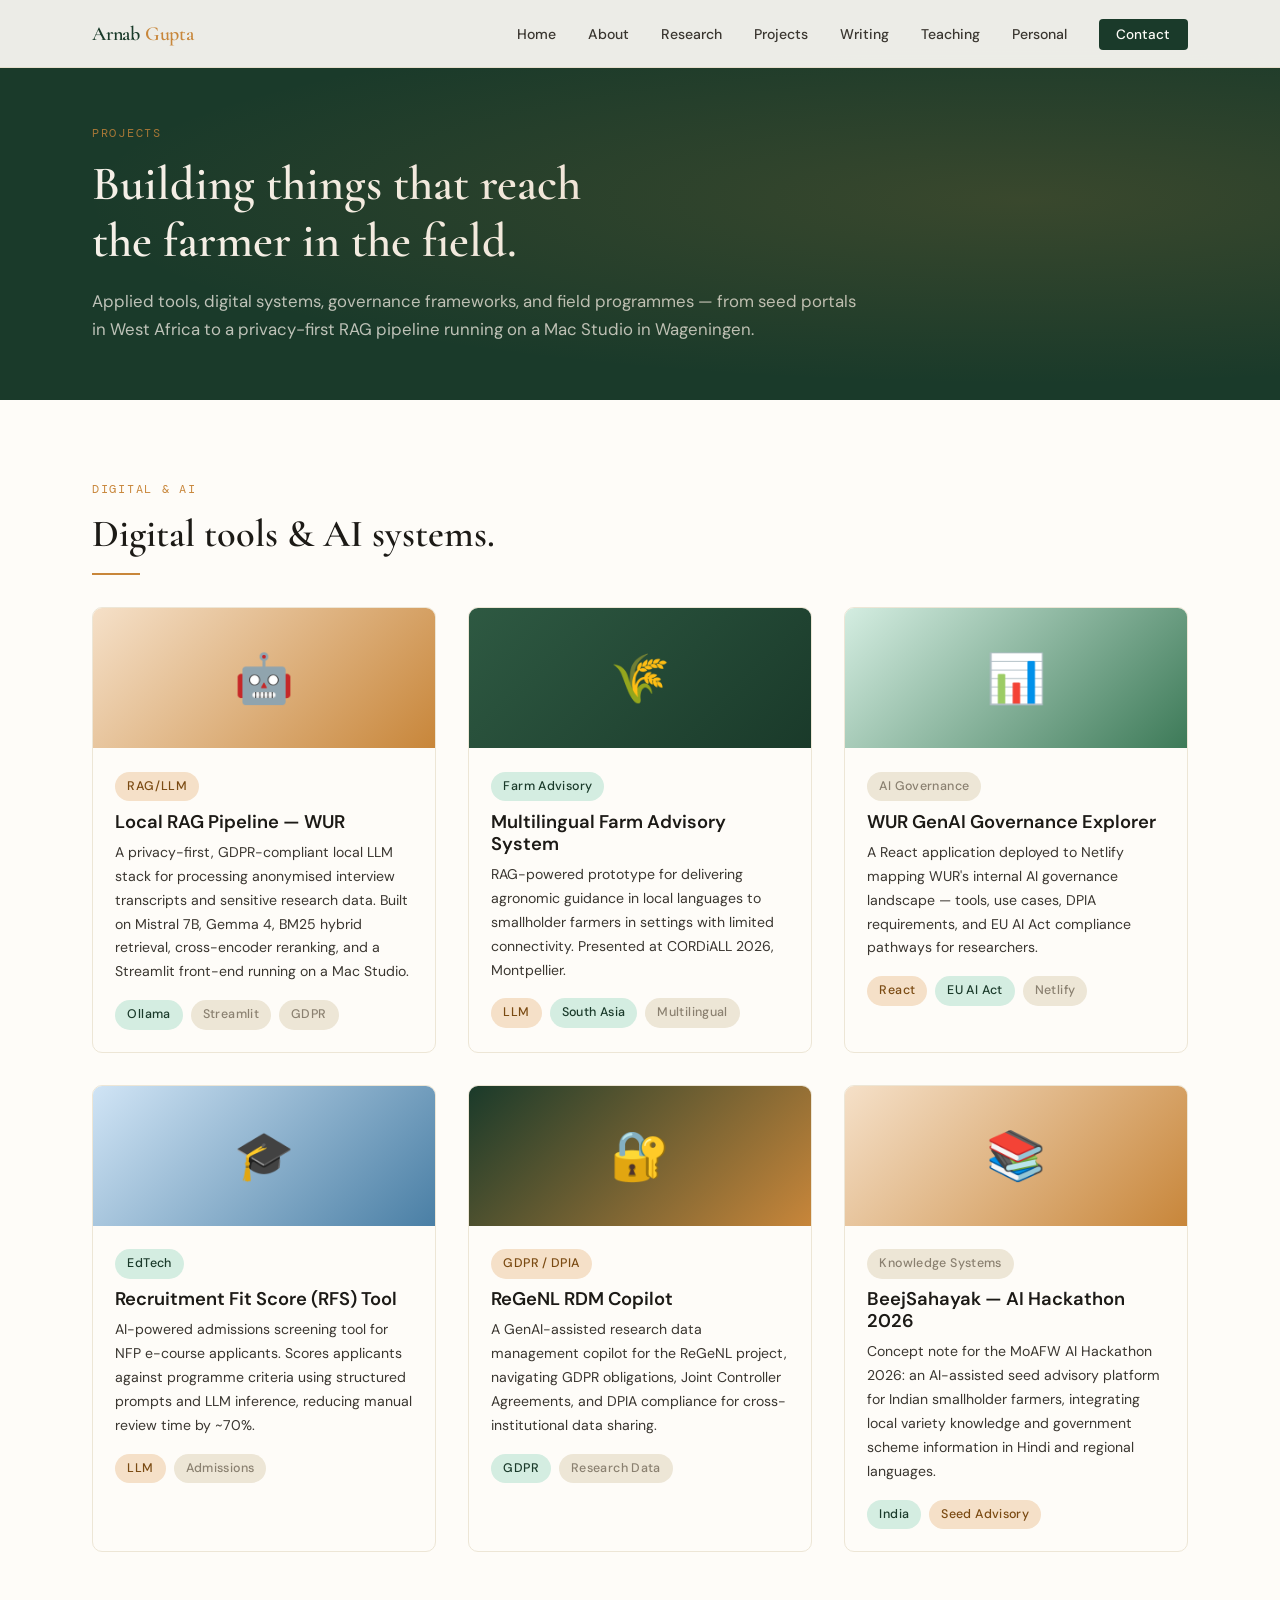
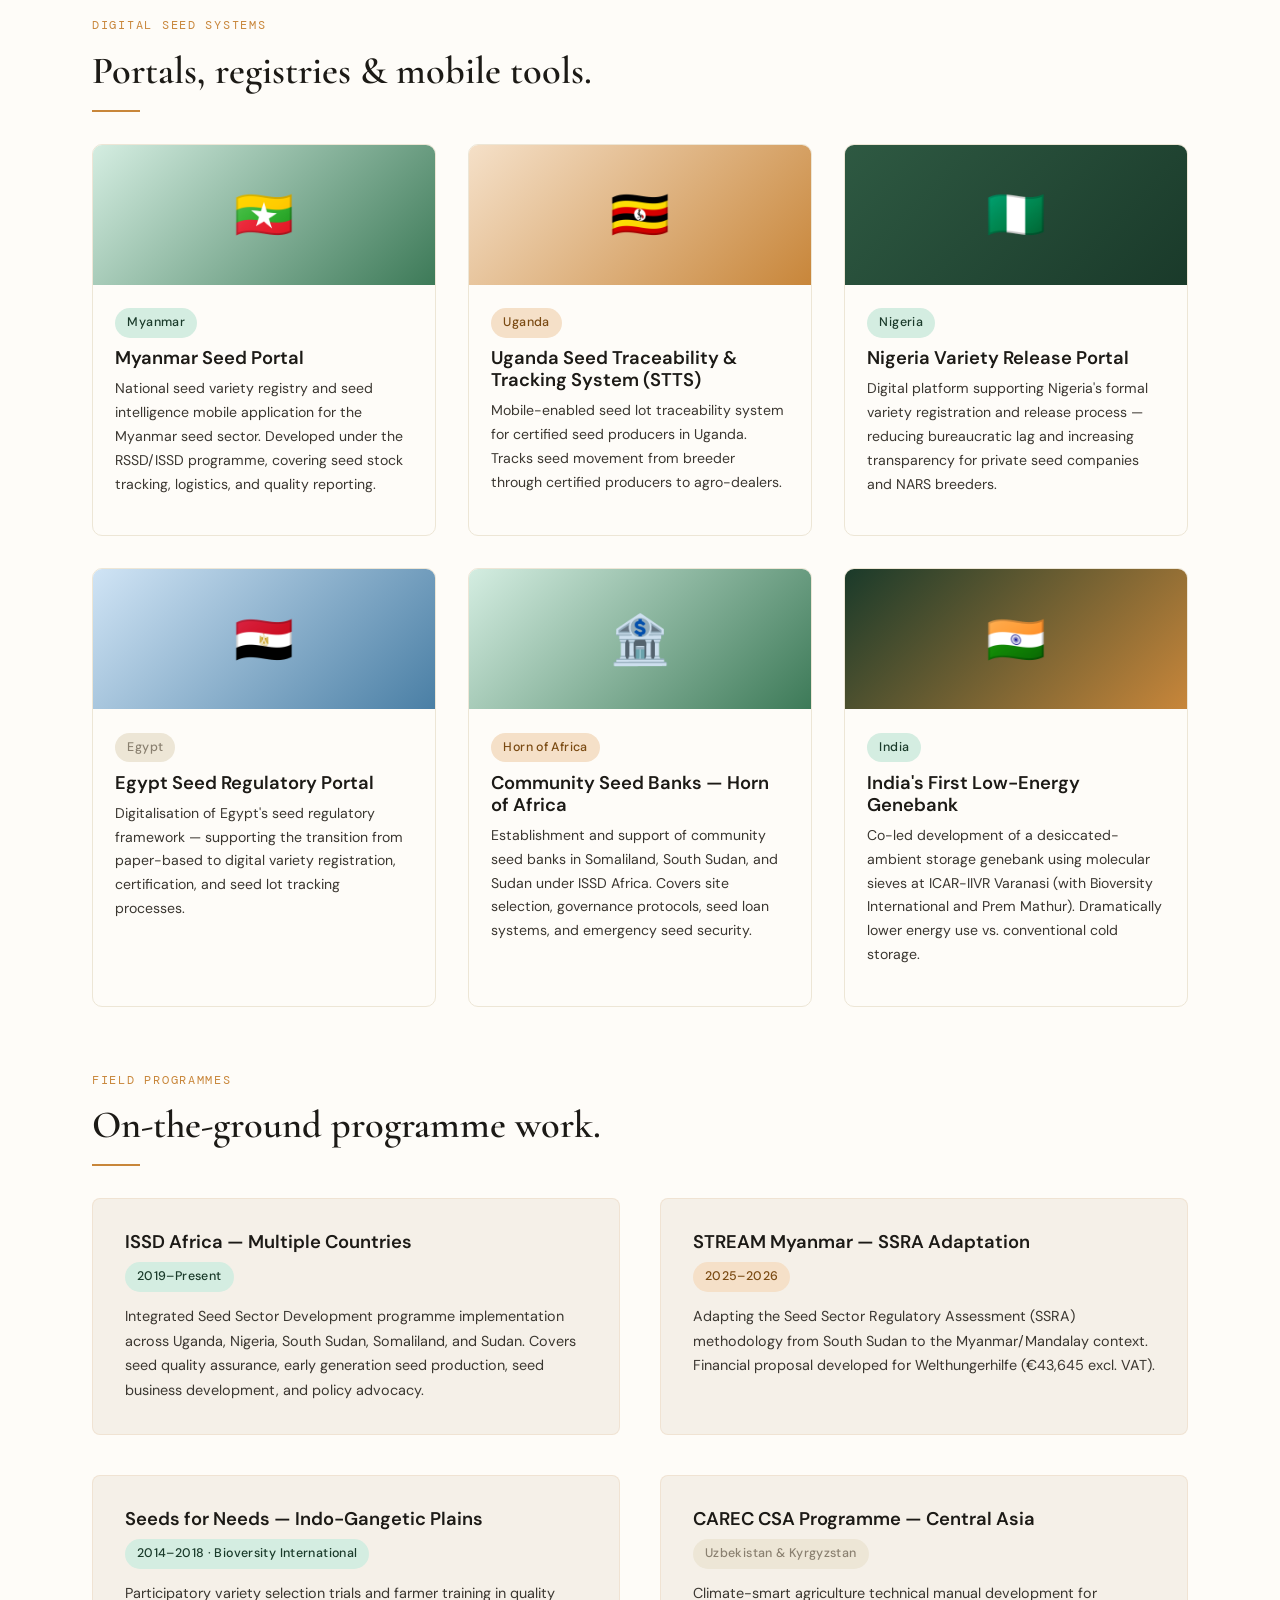
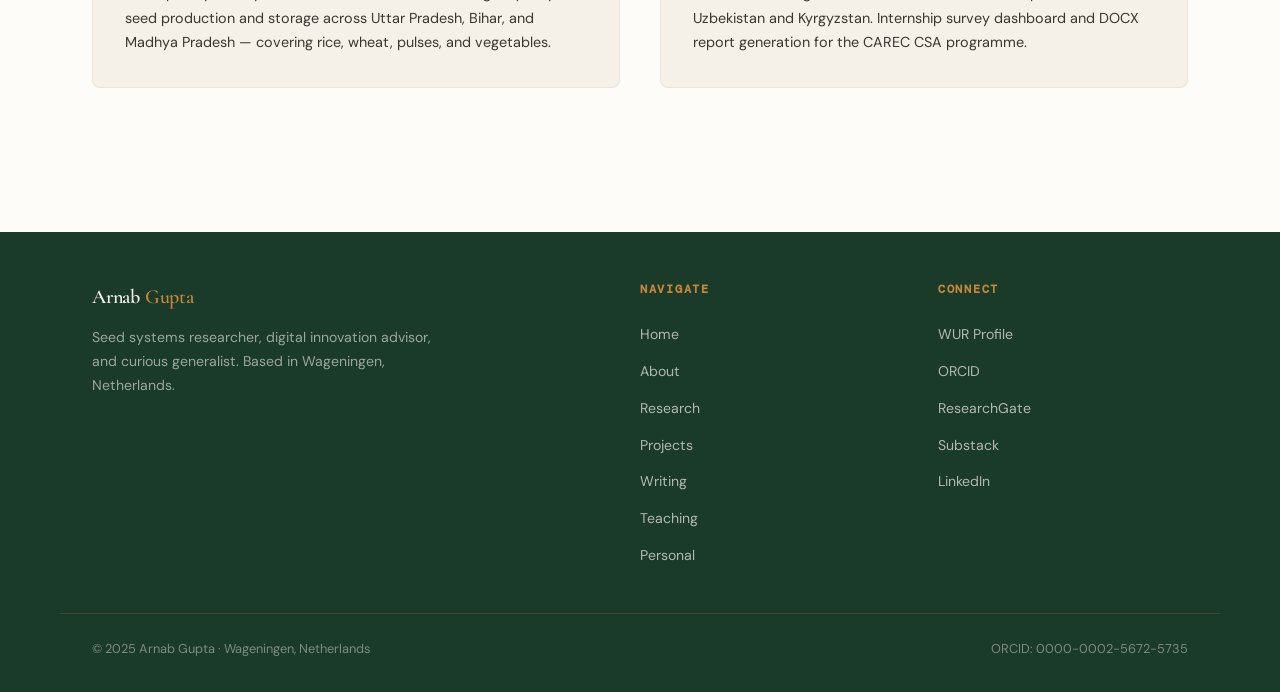
<file: projects.html>
<!DOCTYPE html>
<html lang="en">
<head>
  <meta charset="UTF-8" />
  <meta name="viewport" content="width=device-width, initial-scale=1.0" />
  <title>Projects — Arnab Gupta</title>
  <meta name="description" content="Applied research projects by Arnab Gupta — seed digital tools, RAG pipelines, governance frameworks, and field programmes." />
  <link rel="stylesheet" href="../css/style.css" />
  <style>
    .proj-section { margin-bottom: 4rem; }
    .proj-section h2 { margin-bottom: 0.5rem; }
    .project-thumb.green  { background: linear-gradient(135deg, #d4ede1, #3d7a58); }
    .project-thumb.amber  { background: linear-gradient(135deg, #f5e0c8, #c8863a); }
    .project-thumb.forest { background: linear-gradient(135deg, #2e5942, #1a3a2a); }
    .project-thumb.blue   { background: linear-gradient(135deg, #d0e4f5, #4a7fa5); }
    .project-thumb.mixed  { background: linear-gradient(135deg, #1a3a2a, #c8863a); }
  </style>
</head>
<body>
  <div id="nav-placeholder"></div>

  <section class="page-hero">
    <div class="container">
      <span class="section-label">Projects</span>
      <h1>Building things that reach<br>the farmer in the field.</h1>
      <p>Applied tools, digital systems, governance frameworks, and field programmes — from seed portals in West Africa to a privacy-first RAG pipeline running on a Mac Studio in Wageningen.</p>
    </div>
  </section>

  <section class="section">
    <div class="container">

      <!-- DIGITAL TOOLS -->
      <div class="proj-section fade-up" id="digital">
        <span class="section-label">Digital &amp; AI</span>
        <h2>Digital tools &amp; AI systems.</h2>
        <div class="divider"></div>
        <div class="grid-3">

          <div class="project-card">
            <div class="project-thumb amber">🤖</div>
            <div class="project-body">
              <span class="tag tag-amber" style="margin-bottom:0.6rem;">RAG/LLM</span>
              <h4>Local RAG Pipeline — WUR</h4>
              <p>A privacy-first, GDPR-compliant local LLM stack for processing anonymised interview transcripts and sensitive research data. Built on Mistral 7B, Gemma 4, BM25 hybrid retrieval, cross-encoder reranking, and a Streamlit front-end running on a Mac Studio.</p>
              <div class="project-links">
                <span class="tag tag-green">Ollama</span>
                <span class="tag tag-gray">Streamlit</span>
                <span class="tag tag-gray">GDPR</span>
              </div>
            </div>
          </div>

          <div class="project-card">
            <div class="project-thumb forest">🌾</div>
            <div class="project-body">
              <span class="tag tag-green" style="margin-bottom:0.6rem;">Farm Advisory</span>
              <h4>Multilingual Farm Advisory System</h4>
              <p>RAG-powered prototype for delivering agronomic guidance in local languages to smallholder farmers in settings with limited connectivity. Presented at CORDiALL 2026, Montpellier.</p>
              <div class="project-links">
                <span class="tag tag-amber">LLM</span>
                <span class="tag tag-green">South Asia</span>
                <span class="tag tag-gray">Multilingual</span>
              </div>
            </div>
          </div>

          <div class="project-card">
            <div class="project-thumb green">📊</div>
            <div class="project-body">
              <span class="tag tag-gray" style="margin-bottom:0.6rem;">AI Governance</span>
              <h4>WUR GenAI Governance Explorer</h4>
              <p>A React application deployed to Netlify mapping WUR's internal AI governance landscape — tools, use cases, DPIA requirements, and EU AI Act compliance pathways for researchers.</p>
              <div class="project-links">
                <span class="tag tag-amber">React</span>
                <span class="tag tag-green">EU AI Act</span>
                <span class="tag tag-gray">Netlify</span>
              </div>
            </div>
          </div>

          <div class="project-card">
            <div class="project-thumb blue">🎓</div>
            <div class="project-body">
              <span class="tag tag-green" style="margin-bottom:0.6rem;">EdTech</span>
              <h4>Recruitment Fit Score (RFS) Tool</h4>
              <p>AI-powered admissions screening tool for NFP e-course applicants. Scores applicants against programme criteria using structured prompts and LLM inference, reducing manual review time by ~70%.</p>
              <div class="project-links">
                <span class="tag tag-amber">LLM</span>
                <span class="tag tag-gray">Admissions</span>
              </div>
            </div>
          </div>

          <div class="project-card">
            <div class="project-thumb mixed">🔐</div>
            <div class="project-body">
              <span class="tag tag-amber" style="margin-bottom:0.6rem;">GDPR / DPIA</span>
              <h4>ReGeNL RDM Copilot</h4>
              <p>A GenAI-assisted research data management copilot for the ReGeNL project, navigating GDPR obligations, Joint Controller Agreements, and DPIA compliance for cross-institutional data sharing.</p>
              <div class="project-links">
                <span class="tag tag-green">GDPR</span>
                <span class="tag tag-gray">Research Data</span>
              </div>
            </div>
          </div>

          <div class="project-card">
            <div class="project-thumb amber">📚</div>
            <div class="project-body">
              <span class="tag tag-gray" style="margin-bottom:0.6rem;">Knowledge Systems</span>
              <h4>BeejSahayak — AI Hackathon 2026</h4>
              <p>Concept note for the MoAFW AI Hackathon 2026: an AI-assisted seed advisory platform for Indian smallholder farmers, integrating local variety knowledge and government scheme information in Hindi and regional languages.</p>
              <div class="project-links">
                <span class="tag tag-green">India</span>
                <span class="tag tag-amber">Seed Advisory</span>
              </div>
            </div>
          </div>

        </div>
      </div>

      <!-- SEED DIGITAL PORTALS -->
      <div class="proj-section fade-up">
        <span class="section-label">Digital Seed Systems</span>
        <h2>Portals, registries &amp; mobile tools.</h2>
        <div class="divider"></div>
        <div class="grid-3">

          <div class="project-card">
            <div class="project-thumb green">🇲🇲</div>
            <div class="project-body">
              <span class="tag tag-green" style="margin-bottom:0.6rem;">Myanmar</span>
              <h4>Myanmar Seed Portal</h4>
              <p>National seed variety registry and seed intelligence mobile application for the Myanmar seed sector. Developed under the RSSD/ISSD programme, covering seed stock tracking, logistics, and quality reporting.</p>
            </div>
          </div>

          <div class="project-card">
            <div class="project-thumb amber">🇺🇬</div>
            <div class="project-body">
              <span class="tag tag-amber" style="margin-bottom:0.6rem;">Uganda</span>
              <h4>Uganda Seed Traceability &amp; Tracking System (STTS)</h4>
              <p>Mobile-enabled seed lot traceability system for certified seed producers in Uganda. Tracks seed movement from breeder through certified producers to agro-dealers.</p>
            </div>
          </div>

          <div class="project-card">
            <div class="project-thumb forest">🇳🇬</div>
            <div class="project-body">
              <span class="tag tag-green" style="margin-bottom:0.6rem;">Nigeria</span>
              <h4>Nigeria Variety Release Portal</h4>
              <p>Digital platform supporting Nigeria's formal variety registration and release process — reducing bureaucratic lag and increasing transparency for private seed companies and NARS breeders.</p>
            </div>
          </div>

          <div class="project-card">
            <div class="project-thumb blue">🇪🇬</div>
            <div class="project-body">
              <span class="tag tag-gray" style="margin-bottom:0.6rem;">Egypt</span>
              <h4>Egypt Seed Regulatory Portal</h4>
              <p>Digitalisation of Egypt's seed regulatory framework — supporting the transition from paper-based to digital variety registration, certification, and seed lot tracking processes.</p>
            </div>
          </div>

          <div class="project-card">
            <div class="project-thumb green">🏦</div>
            <div class="project-body">
              <span class="tag tag-amber" style="margin-bottom:0.6rem;">Horn of Africa</span>
              <h4>Community Seed Banks — Horn of Africa</h4>
              <p>Establishment and support of community seed banks in Somaliland, South Sudan, and Sudan under ISSD Africa. Covers site selection, governance protocols, seed loan systems, and emergency seed security.</p>
            </div>
          </div>

          <div class="project-card">
            <div class="project-thumb mixed">🇮🇳</div>
            <div class="project-body">
              <span class="tag tag-green" style="margin-bottom:0.6rem;">India</span>
              <h4>India's First Low-Energy Genebank</h4>
              <p>Co-led development of a desiccated-ambient storage genebank using molecular sieves at ICAR-IIVR Varanasi (with Bioversity International and Prem Mathur). Dramatically lower energy use vs. conventional cold storage.</p>
            </div>
          </div>

        </div>
      </div>

      <!-- FIELD PROGRAMMES -->
      <div class="proj-section fade-up">
        <span class="section-label">Field Programmes</span>
        <h2>On-the-ground programme work.</h2>
        <div class="divider"></div>
        <div class="grid-2">
          <div style="padding:2rem;background:var(--cream);border-radius:8px;border:1px solid rgba(200,134,58,0.12);">
            <h4 style="margin-bottom:0.5rem;">ISSD Africa — Multiple Countries</h4>
            <span class="tag tag-green" style="margin-bottom:0.8rem;">2019–Present</span>
            <p style="font-size:0.9rem;">Integrated Seed Sector Development programme implementation across Uganda, Nigeria, South Sudan, Somaliland, and Sudan. Covers seed quality assurance, early generation seed production, seed business development, and policy advocacy.</p>
          </div>
          <div style="padding:2rem;background:var(--cream);border-radius:8px;border:1px solid rgba(200,134,58,0.12);">
            <h4 style="margin-bottom:0.5rem;">STREAM Myanmar — SSRA Adaptation</h4>
            <span class="tag tag-amber" style="margin-bottom:0.8rem;">2025–2026</span>
            <p style="font-size:0.9rem;">Adapting the Seed Sector Regulatory Assessment (SSRA) methodology from South Sudan to the Myanmar/Mandalay context. Financial proposal developed for Welthungerhilfe (€43,645 excl. VAT).</p>
          </div>
          <div style="padding:2rem;background:var(--cream);border-radius:8px;border:1px solid rgba(200,134,58,0.12);">
            <h4 style="margin-bottom:0.5rem;">Seeds for Needs — Indo-Gangetic Plains</h4>
            <span class="tag tag-green" style="margin-bottom:0.8rem;">2014–2018 · Bioversity International</span>
            <p style="font-size:0.9rem;">Participatory variety selection trials and farmer training in quality seed production and storage across Uttar Pradesh, Bihar, and Madhya Pradesh — covering rice, wheat, pulses, and vegetables.</p>
          </div>
          <div style="padding:2rem;background:var(--cream);border-radius:8px;border:1px solid rgba(200,134,58,0.12);">
            <h4 style="margin-bottom:0.5rem;">CAREC CSA Programme — Central Asia</h4>
            <span class="tag tag-gray" style="margin-bottom:0.8rem;">Uzbekistan &amp; Kyrgyzstan</span>
            <p style="font-size:0.9rem;">Climate-smart agriculture technical manual development for Uzbekistan and Kyrgyzstan. Internship survey dashboard and DOCX report generation for the CAREC CSA programme.</p>
          </div>
        </div>
      </div>

    </div>
  </section>

  <div id="footer-placeholder"></div>
  <script src="../js/components.js"></script>
  <script src="../js/main.js"></script>
</body>
</html>
</file>
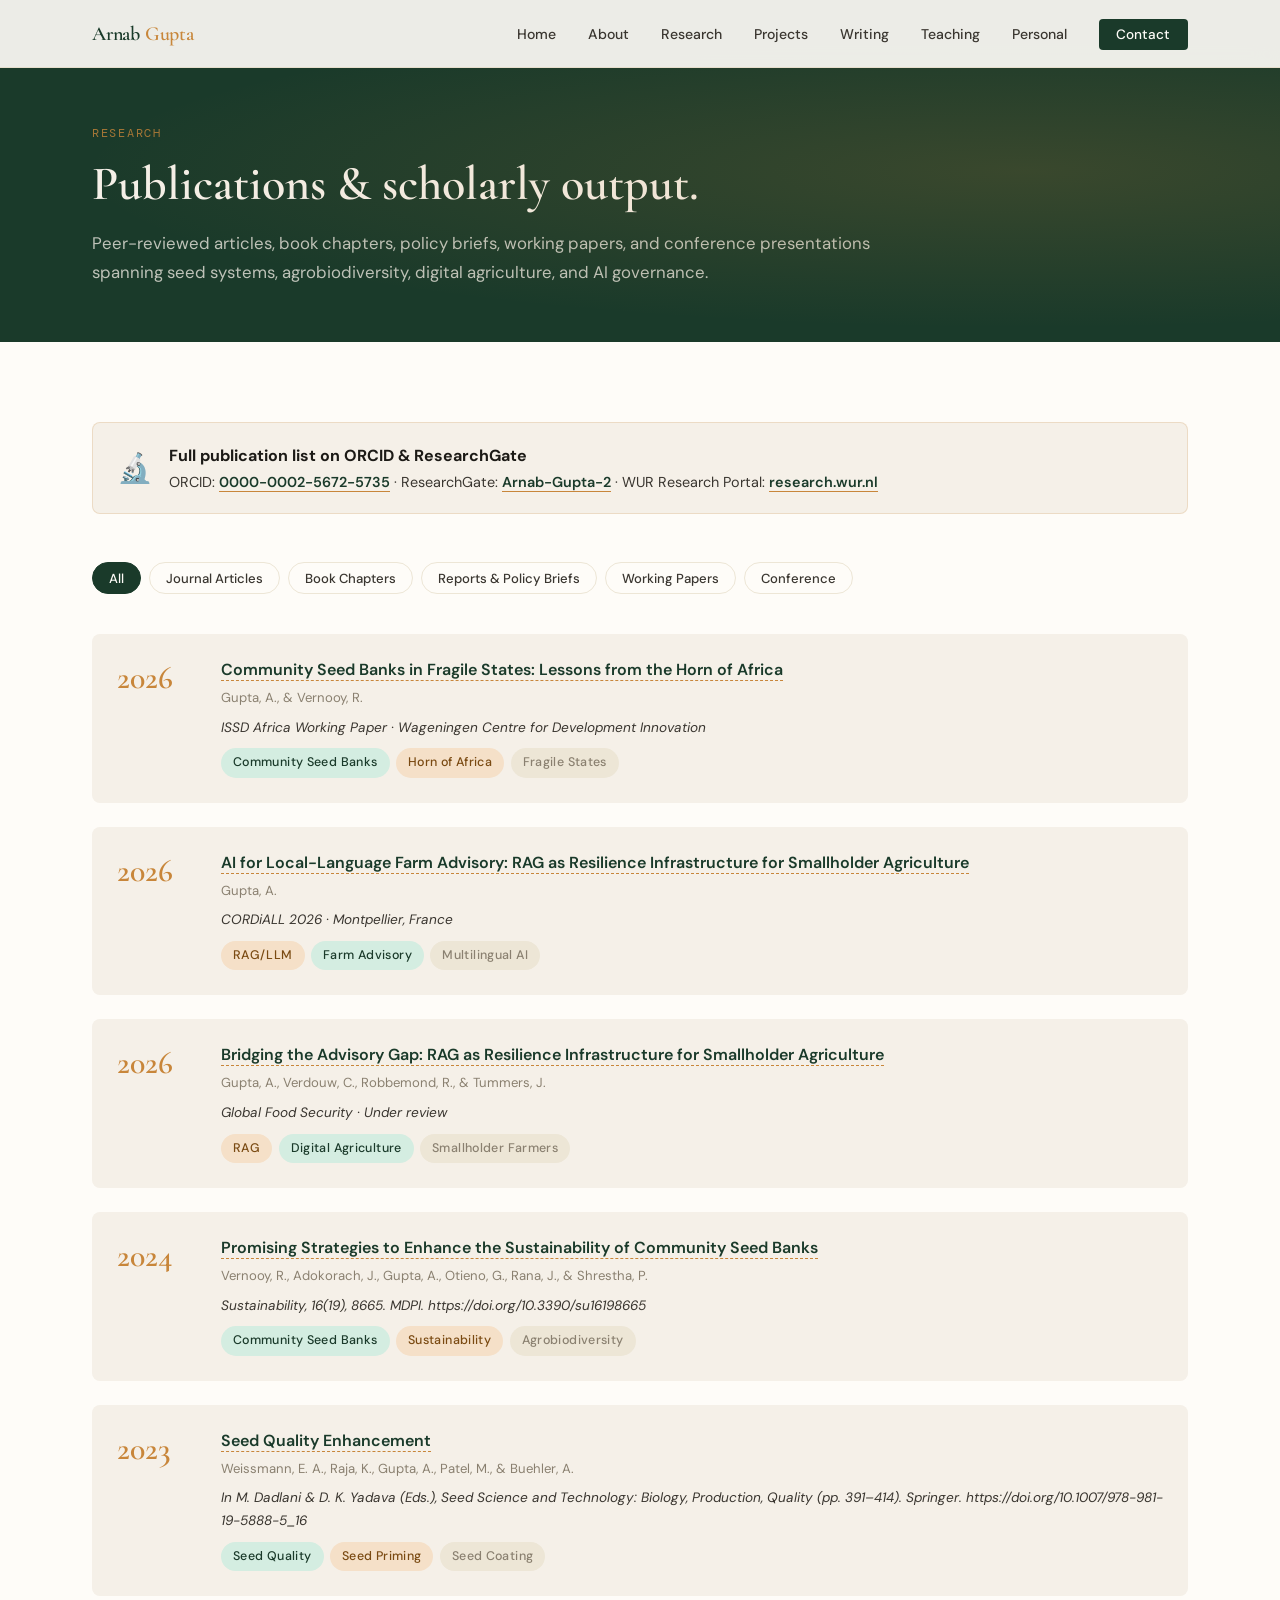
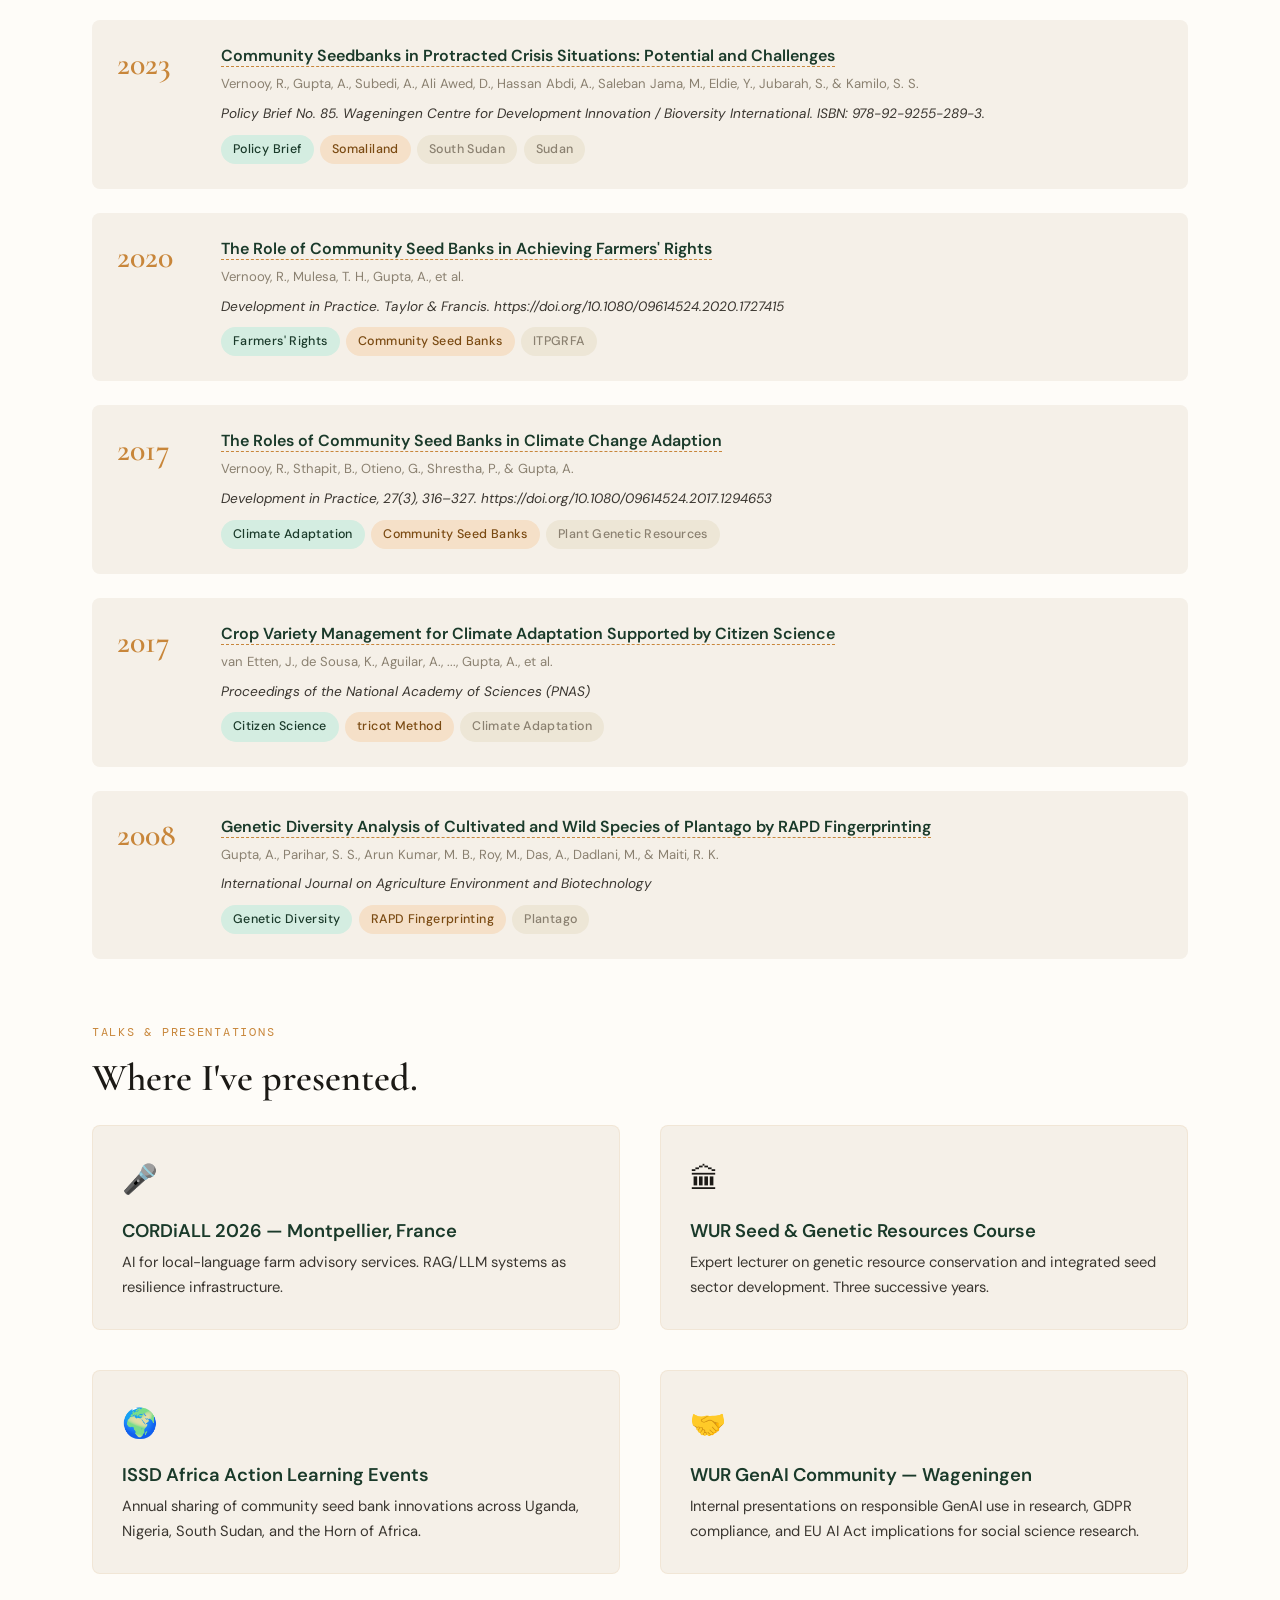
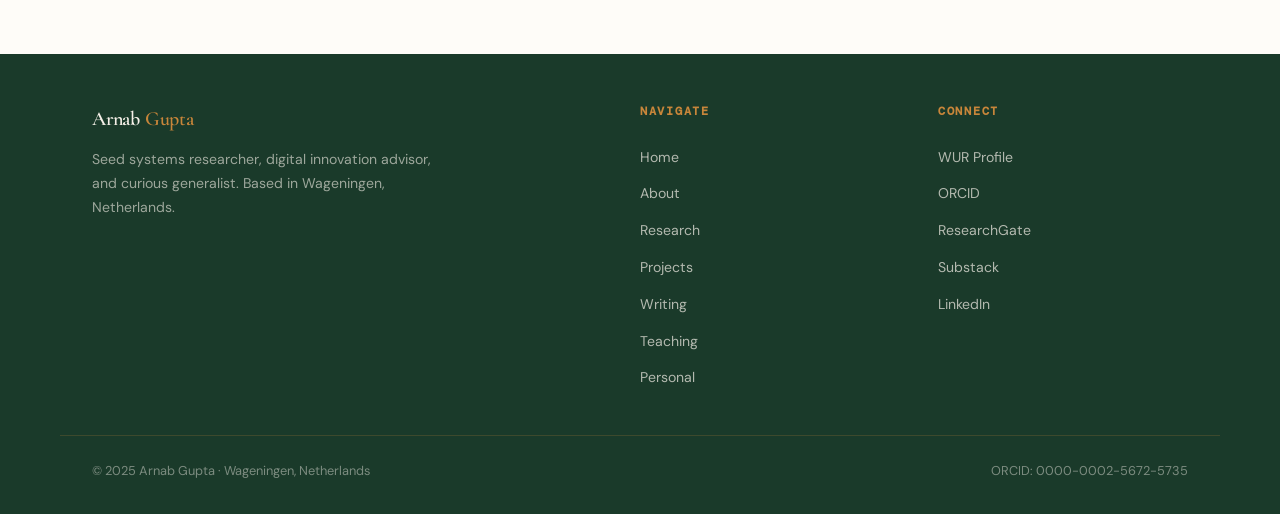
<file: research.html>
<!DOCTYPE html>
<html lang="en">
<head>
  <meta charset="UTF-8" />
  <meta name="viewport" content="width=device-width, initial-scale=1.0" />
  <title>Research — Arnab Gupta</title>
  <meta name="description" content="Publications, working papers, and conference presentations by Arnab Gupta." />
  <link rel="stylesheet" href="../css/style.css" />
  <style>
    .filter-bar { display:flex; gap:0.5rem; flex-wrap:wrap; margin-bottom:2.5rem; }
    .filter-btn {
      padding:0.4rem 1rem; border-radius:100px; font-size:0.82rem; font-weight:500;
      border:1.5px solid var(--cream-dk); background:transparent; color:var(--ink-light);
      cursor:pointer; transition:all 0.2s; font-family:var(--ff-sans);
    }
    .filter-btn:hover, .filter-btn.active {
      background:var(--forest); color:var(--white); border-color:var(--forest);
    }
    .orcid-banner {
      background:var(--cream);
      border:1px solid rgba(200,134,58,0.2);
      border-radius:8px;
      padding:1.2rem 1.5rem;
      display:flex;
      align-items:center;
      gap:1rem;
      margin-bottom:3rem;
      flex-wrap:wrap;
    }
    .orcid-banner p { margin:0; font-size:0.9rem; }
    .orcid-banner a { color:var(--forest); font-weight:600; border-bottom:1px solid var(--amber); }
  </style>
</head>
<body>
  <div id="nav-placeholder"></div>

  <section class="page-hero">
    <div class="container">
      <span class="section-label">Research</span>
      <h1>Publications &amp; scholarly output.</h1>
      <p>Peer-reviewed articles, book chapters, policy briefs, working papers, and conference presentations spanning seed systems, agrobiodiversity, digital agriculture, and AI governance.</p>
    </div>
  </section>

  <section class="section">
    <div class="container">

      <div class="orcid-banner">
        <span style="font-size:1.8rem;">🔬</span>
        <div>
          <strong>Full publication list on ORCID &amp; ResearchGate</strong>
          <p>ORCID: <a href="https://orcid.org/0000-0002-5672-5735" target="_blank">0000-0002-5672-5735</a> · ResearchGate: <a href="https://www.researchgate.net/profile/Arnab-Gupta-2" target="_blank">Arnab-Gupta-2</a> · WUR Research Portal: <a href="https://research.wur.nl/en/persons/arnab-gupta/" target="_blank">research.wur.nl</a></p>
        </div>
      </div>

      <!-- FILTERS -->
      <div class="filter-bar">
        <button class="filter-btn active" data-filter="all">All</button>
        <button class="filter-btn" data-filter="journal">Journal Articles</button>
        <button class="filter-btn" data-filter="chapter">Book Chapters</button>
        <button class="filter-btn" data-filter="report">Reports &amp; Policy Briefs</button>
        <button class="filter-btn" data-filter="working">Working Papers</button>
        <button class="filter-btn" data-filter="conference">Conference</button>
      </div>

      <!-- PUBLICATIONS -->
      <div class="pub-list fade-up">

        <div class="pub-item" data-type="working">
          <div class="pub-year">2026</div>
          <div class="pub-body">
            <h4><a href="#">Community Seed Banks in Fragile States: Lessons from the Horn of Africa</a></h4>
            <div class="pub-authors">Gupta, A., &amp; Vernooy, R.</div>
            <div class="pub-journal">ISSD Africa Working Paper · Wageningen Centre for Development Innovation</div>
            <div class="pub-tags">
              <span class="tag tag-green">Community Seed Banks</span>
              <span class="tag tag-amber">Horn of Africa</span>
              <span class="tag tag-gray">Fragile States</span>
            </div>
          </div>
        </div>

        <div class="pub-item" data-type="conference">
          <div class="pub-year">2026</div>
          <div class="pub-body">
            <h4><a href="#">AI for Local-Language Farm Advisory: RAG as Resilience Infrastructure for Smallholder Agriculture</a></h4>
            <div class="pub-authors">Gupta, A.</div>
            <div class="pub-journal">CORDiALL 2026 · Montpellier, France</div>
            <div class="pub-tags">
              <span class="tag tag-amber">RAG/LLM</span>
              <span class="tag tag-green">Farm Advisory</span>
              <span class="tag tag-gray">Multilingual AI</span>
            </div>
          </div>
        </div>

        <div class="pub-item" data-type="working">
          <div class="pub-year">2026</div>
          <div class="pub-body">
            <h4><a href="#">Bridging the Advisory Gap: RAG as Resilience Infrastructure for Smallholder Agriculture</a></h4>
            <div class="pub-authors">Gupta, A., Verdouw, C., Robbemond, R., &amp; Tummers, J.</div>
            <div class="pub-journal">Global Food Security · Under review</div>
            <div class="pub-tags">
              <span class="tag tag-amber">RAG</span>
              <span class="tag tag-green">Digital Agriculture</span>
              <span class="tag tag-gray">Smallholder Farmers</span>
            </div>
          </div>
        </div>

        <div class="pub-item" data-type="journal">
          <div class="pub-year">2024</div>
          <div class="pub-body">
            <h4><a href="https://www.mdpi.com/2071-1050/16/19/8665" target="_blank">Promising Strategies to Enhance the Sustainability of Community Seed Banks</a></h4>
            <div class="pub-authors">Vernooy, R., Adokorach, J., Gupta, A., Otieno, G., Rana, J., &amp; Shrestha, P.</div>
            <div class="pub-journal">Sustainability, 16(19), 8665. MDPI. https://doi.org/10.3390/su16198665</div>
            <div class="pub-tags">
              <span class="tag tag-green">Community Seed Banks</span>
              <span class="tag tag-amber">Sustainability</span>
              <span class="tag tag-gray">Agrobiodiversity</span>
            </div>
          </div>
        </div>

        <div class="pub-item" data-type="chapter">
          <div class="pub-year">2023</div>
          <div class="pub-body">
            <h4><a href="https://doi.org/10.1007/978-981-19-5888-5_16" target="_blank">Seed Quality Enhancement</a></h4>
            <div class="pub-authors">Weissmann, E. A., Raja, K., Gupta, A., Patel, M., &amp; Buehler, A.</div>
            <div class="pub-journal">In M. Dadlani &amp; D. K. Yadava (Eds.), Seed Science and Technology: Biology, Production, Quality (pp. 391–414). Springer. https://doi.org/10.1007/978-981-19-5888-5_16</div>
            <div class="pub-tags">
              <span class="tag tag-green">Seed Quality</span>
              <span class="tag tag-amber">Seed Priming</span>
              <span class="tag tag-gray">Seed Coating</span>
            </div>
          </div>
        </div>

        <div class="pub-item" data-type="report">
          <div class="pub-year">2023</div>
          <div class="pub-body">
            <h4><a href="https://cgspace.cgiar.org/items/f6b07065-dde6-41ce-9ed5-efb510cfee9d" target="_blank">Community Seedbanks in Protracted Crisis Situations: Potential and Challenges</a></h4>
            <div class="pub-authors">Vernooy, R., Gupta, A., Subedi, A., Ali Awed, D., Hassan Abdi, A., Saleban Jama, M., Eldie, Y., Jubarah, S., &amp; Kamilo, S. S.</div>
            <div class="pub-journal">Policy Brief No. 85. Wageningen Centre for Development Innovation / Bioversity International. ISBN: 978-92-9255-289-3.</div>
            <div class="pub-tags">
              <span class="tag tag-green">Policy Brief</span>
              <span class="tag tag-amber">Somaliland</span>
              <span class="tag tag-gray">South Sudan</span>
              <span class="tag tag-gray">Sudan</span>
            </div>
          </div>
        </div>

        <div class="pub-item" data-type="journal">
          <div class="pub-year">2020</div>
          <div class="pub-body">
            <h4><a href="https://doi.org/10.1080/09614524.2020.1727415" target="_blank">The Role of Community Seed Banks in Achieving Farmers' Rights</a></h4>
            <div class="pub-authors">Vernooy, R., Mulesa, T. H., Gupta, A., et al.</div>
            <div class="pub-journal">Development in Practice. Taylor &amp; Francis. https://doi.org/10.1080/09614524.2020.1727415</div>
            <div class="pub-tags">
              <span class="tag tag-green">Farmers' Rights</span>
              <span class="tag tag-amber">Community Seed Banks</span>
              <span class="tag tag-gray">ITPGRFA</span>
            </div>
          </div>
        </div>

        <div class="pub-item" data-type="journal">
          <div class="pub-year">2017</div>
          <div class="pub-body">
            <h4><a href="https://doi.org/10.1080/09614524.2017.1294653" target="_blank">The Roles of Community Seed Banks in Climate Change Adaption</a></h4>
            <div class="pub-authors">Vernooy, R., Sthapit, B., Otieno, G., Shrestha, P., &amp; Gupta, A.</div>
            <div class="pub-journal">Development in Practice, 27(3), 316–327. https://doi.org/10.1080/09614524.2017.1294653</div>
            <div class="pub-tags">
              <span class="tag tag-green">Climate Adaptation</span>
              <span class="tag tag-amber">Community Seed Banks</span>
              <span class="tag tag-gray">Plant Genetic Resources</span>
            </div>
          </div>
        </div>

        <div class="pub-item" data-type="journal">
          <div class="pub-year">2017</div>
          <div class="pub-body">
            <h4><a href="#" target="_blank">Crop Variety Management for Climate Adaptation Supported by Citizen Science</a></h4>
            <div class="pub-authors">van Etten, J., de Sousa, K., Aguilar, A., ..., Gupta, A., et al.</div>
            <div class="pub-journal">Proceedings of the National Academy of Sciences (PNAS)</div>
            <div class="pub-tags">
              <span class="tag tag-green">Citizen Science</span>
              <span class="tag tag-amber">tricot Method</span>
              <span class="tag tag-gray">Climate Adaptation</span>
            </div>
          </div>
        </div>

        <div class="pub-item" data-type="journal">
          <div class="pub-year">2008</div>
          <div class="pub-body">
            <h4><a href="#">Genetic Diversity Analysis of Cultivated and Wild Species of Plantago by RAPD Fingerprinting</a></h4>
            <div class="pub-authors">Gupta, A., Parihar, S. S., Arun Kumar, M. B., Roy, M., Das, A., Dadlani, M., &amp; Maiti, R. K.</div>
            <div class="pub-journal">International Journal on Agriculture Environment and Biotechnology</div>
            <div class="pub-tags">
              <span class="tag tag-green">Genetic Diversity</span>
              <span class="tag tag-amber">RAPD Fingerprinting</span>
              <span class="tag tag-gray">Plantago</span>
            </div>
          </div>
        </div>

      </div>

      <!-- CONFERENCE TALKS STRIP -->
      <div style="margin-top:4rem;" class="fade-up">
        <span class="section-label">Talks &amp; Presentations</span>
        <h2 style="margin-bottom:1.5rem;">Where I've presented.</h2>
        <div class="grid-2">
          <div class="highlight-card">
            <div class="highlight-icon">🎤</div>
            <h4>CORDiALL 2026 — Montpellier, France</h4>
            <p>AI for local-language farm advisory services. RAG/LLM systems as resilience infrastructure.</p>
          </div>
          <div class="highlight-card">
            <div class="highlight-icon">🏛</div>
            <h4>WUR Seed &amp; Genetic Resources Course</h4>
            <p>Expert lecturer on genetic resource conservation and integrated seed sector development. Three successive years.</p>
          </div>
          <div class="highlight-card">
            <div class="highlight-icon">🌍</div>
            <h4>ISSD Africa Action Learning Events</h4>
            <p>Annual sharing of community seed bank innovations across Uganda, Nigeria, South Sudan, and the Horn of Africa.</p>
          </div>
          <div class="highlight-card">
            <div class="highlight-icon">🤝</div>
            <h4>WUR GenAI Community — Wageningen</h4>
            <p>Internal presentations on responsible GenAI use in research, GDPR compliance, and EU AI Act implications for social science research.</p>
          </div>
        </div>
      </div>

    </div>
  </section>

  <div id="footer-placeholder"></div>
  <script src="../js/components.js"></script>
  <script src="../js/main.js"></script>
</body>
</html>
</file>
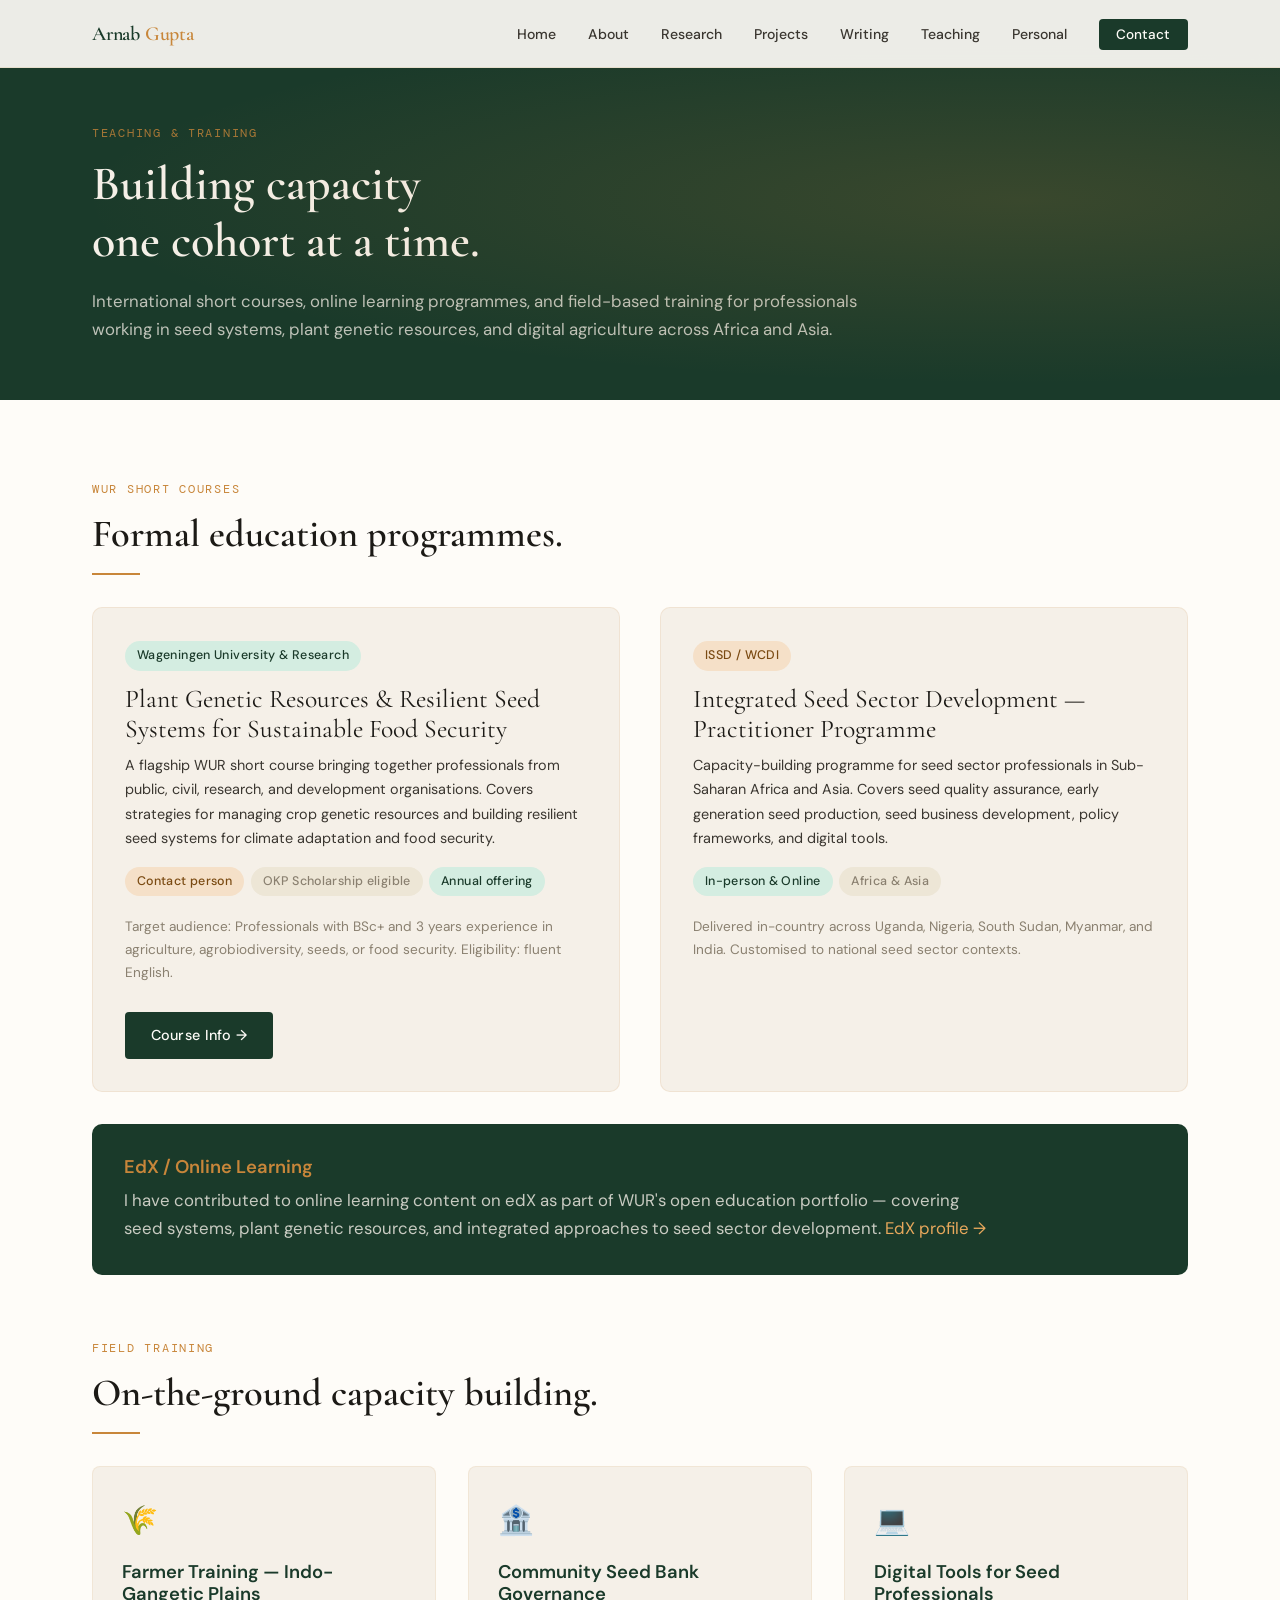
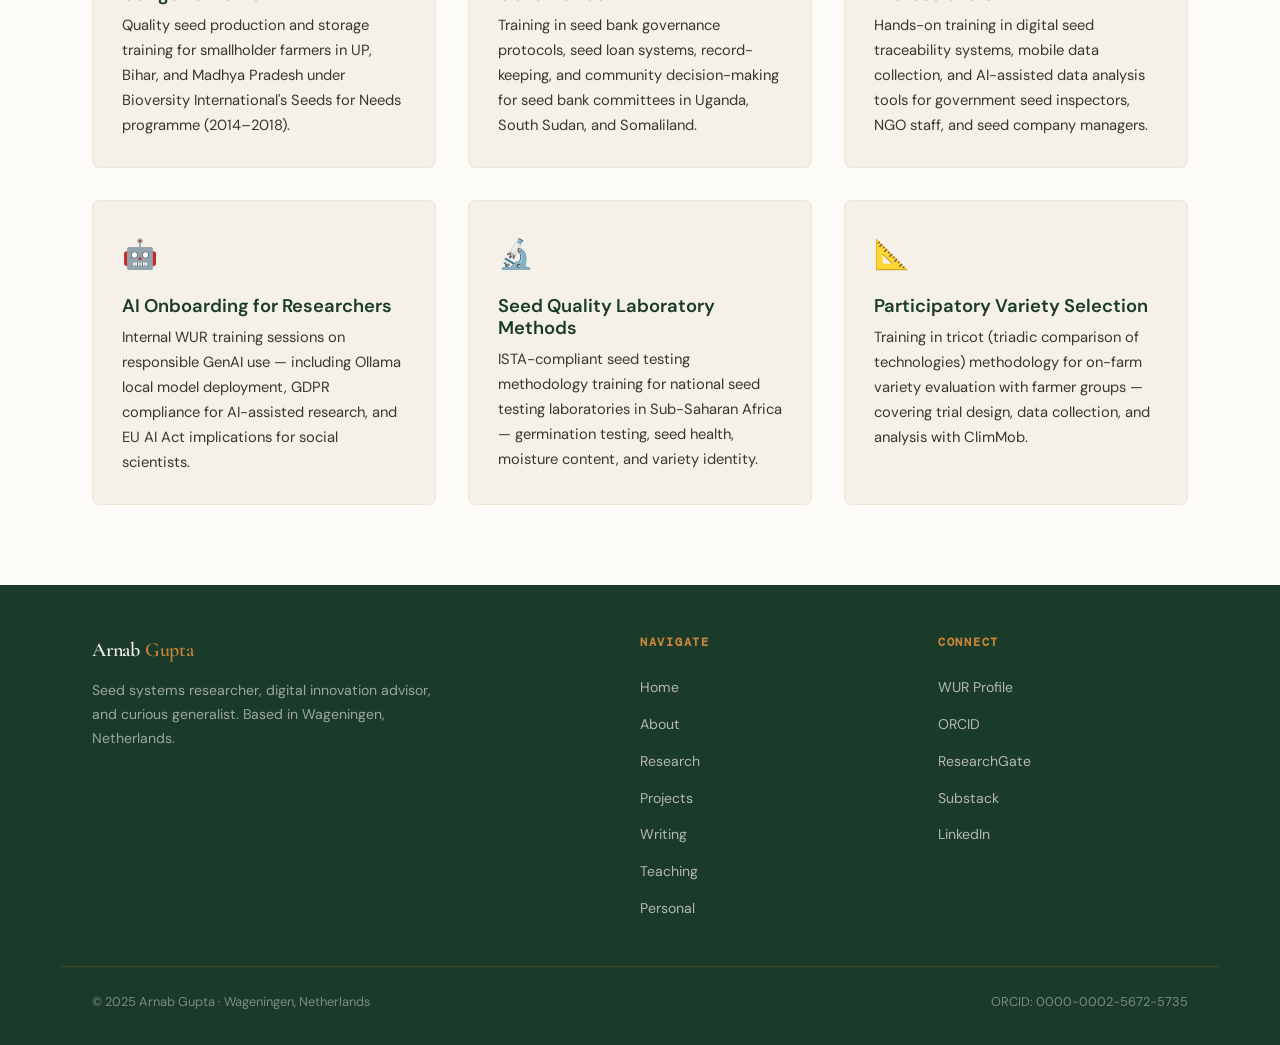
<file: teaching.html>
<!DOCTYPE html>
<html lang="en">
<head>
  <meta charset="UTF-8" />
  <meta name="viewport" content="width=device-width, initial-scale=1.0" />
  <title>Teaching — Arnab Gupta</title>
  <link rel="stylesheet" href="../css/style.css" />
</head>
<body>
  <div id="nav-placeholder"></div>

  <section class="page-hero">
    <div class="container">
      <span class="section-label">Teaching &amp; Training</span>
      <h1>Building capacity<br>one cohort at a time.</h1>
      <p>International short courses, online learning programmes, and field-based training for professionals working in seed systems, plant genetic resources, and digital agriculture across Africa and Asia.</p>
    </div>
  </section>

  <section class="section">
    <div class="container">

      <div class="fade-up" style="margin-bottom:4rem;">
        <span class="section-label">WUR Short Courses</span>
        <h2>Formal education programmes.</h2>
        <div class="divider"></div>

        <div class="grid-2" style="margin-bottom:2rem;">
          <div style="background:var(--cream);border-radius:10px;padding:2rem;border:1px solid rgba(200,134,58,0.12);">
            <span class="tag tag-green" style="margin-bottom:0.8rem;">Wageningen University &amp; Research</span>
            <h3 style="margin-bottom:0.5rem;">Plant Genetic Resources &amp; Resilient Seed Systems for Sustainable Food Security</h3>
            <p style="font-size:0.9rem;margin-bottom:1rem;">A flagship WUR short course bringing together professionals from public, civil, research, and development organisations. Covers strategies for managing crop genetic resources and building resilient seed systems for climate adaptation and food security.</p>
            <div style="display:flex;flex-wrap:wrap;gap:0.4rem;margin-bottom:1.2rem;">
              <span class="tag tag-amber">Contact person</span>
              <span class="tag tag-gray">OKP Scholarship eligible</span>
              <span class="tag tag-green">Annual offering</span>
            </div>
            <p style="font-size:0.85rem;color:var(--warm-gray);">Target audience: Professionals with BSc+ and 3 years experience in agriculture, agrobiodiversity, seeds, or food security. Eligibility: fluent English.</p>
            <br>
            <a href="https://www.wur.nl/en/show/plant-genetic-resources-and-resilient-seed-systems-for-sustainable-food-security.htm" target="_blank" class="btn btn-primary">Course Info →</a>
          </div>

          <div style="background:var(--cream);border-radius:10px;padding:2rem;border:1px solid rgba(200,134,58,0.12);">
            <span class="tag tag-amber" style="margin-bottom:0.8rem;">ISSD / WCDI</span>
            <h3 style="margin-bottom:0.5rem;">Integrated Seed Sector Development — Practitioner Programme</h3>
            <p style="font-size:0.9rem;margin-bottom:1rem;">Capacity-building programme for seed sector professionals in Sub-Saharan Africa and Asia. Covers seed quality assurance, early generation seed production, seed business development, policy frameworks, and digital tools.</p>
            <div style="display:flex;flex-wrap:wrap;gap:0.4rem;margin-bottom:1.2rem;">
              <span class="tag tag-green">In-person &amp; Online</span>
              <span class="tag tag-gray">Africa &amp; Asia</span>
            </div>
            <p style="font-size:0.85rem;color:var(--warm-gray);">Delivered in-country across Uganda, Nigeria, South Sudan, Myanmar, and India. Customised to national seed sector contexts.</p>
          </div>
        </div>

        <div style="background:var(--forest);border-radius:10px;padding:2rem;color:var(--cream);">
          <h4 style="color:var(--amber);margin-bottom:0.5rem;">EdX / Online Learning</h4>
          <p style="color:rgba(245,240,232,0.8);margin:0;">I have contributed to online learning content on edX as part of WUR's open education portfolio — covering seed systems, plant genetic resources, and integrated approaches to seed sector development. <a href="https://www.edx.org/bio/arnab-gupta" target="_blank" style="color:var(--amber-lt);">EdX profile →</a></p>
        </div>
      </div>

      <div class="fade-up">
        <span class="section-label">Field Training</span>
        <h2>On-the-ground capacity building.</h2>
        <div class="divider"></div>
        <div class="grid-3">
          <div class="highlight-card">
            <div class="highlight-icon">🌾</div>
            <h4>Farmer Training — Indo-Gangetic Plains</h4>
            <p>Quality seed production and storage training for smallholder farmers in UP, Bihar, and Madhya Pradesh under Bioversity International's Seeds for Needs programme (2014–2018).</p>
          </div>
          <div class="highlight-card">
            <div class="highlight-icon">🏦</div>
            <h4>Community Seed Bank Governance</h4>
            <p>Training in seed bank governance protocols, seed loan systems, record-keeping, and community decision-making for seed bank committees in Uganda, South Sudan, and Somaliland.</p>
          </div>
          <div class="highlight-card">
            <div class="highlight-icon">💻</div>
            <h4>Digital Tools for Seed Professionals</h4>
            <p>Hands-on training in digital seed traceability systems, mobile data collection, and AI-assisted data analysis tools for government seed inspectors, NGO staff, and seed company managers.</p>
          </div>
          <div class="highlight-card">
            <div class="highlight-icon">🤖</div>
            <h4>AI Onboarding for Researchers</h4>
            <p>Internal WUR training sessions on responsible GenAI use — including Ollama local model deployment, GDPR compliance for AI-assisted research, and EU AI Act implications for social scientists.</p>
          </div>
          <div class="highlight-card">
            <div class="highlight-icon">🔬</div>
            <h4>Seed Quality Laboratory Methods</h4>
            <p>ISTA-compliant seed testing methodology training for national seed testing laboratories in Sub-Saharan Africa — germination testing, seed health, moisture content, and variety identity.</p>
          </div>
          <div class="highlight-card">
            <div class="highlight-icon">📐</div>
            <h4>Participatory Variety Selection</h4>
            <p>Training in tricot (triadic comparison of technologies) methodology for on-farm variety evaluation with farmer groups — covering trial design, data collection, and analysis with ClimMob.</p>
          </div>
        </div>
      </div>

    </div>
  </section>

  <div id="footer-placeholder"></div>
  <script src="../js/components.js"></script>
  <script src="../js/main.js"></script>
</body>
</html>
</file>
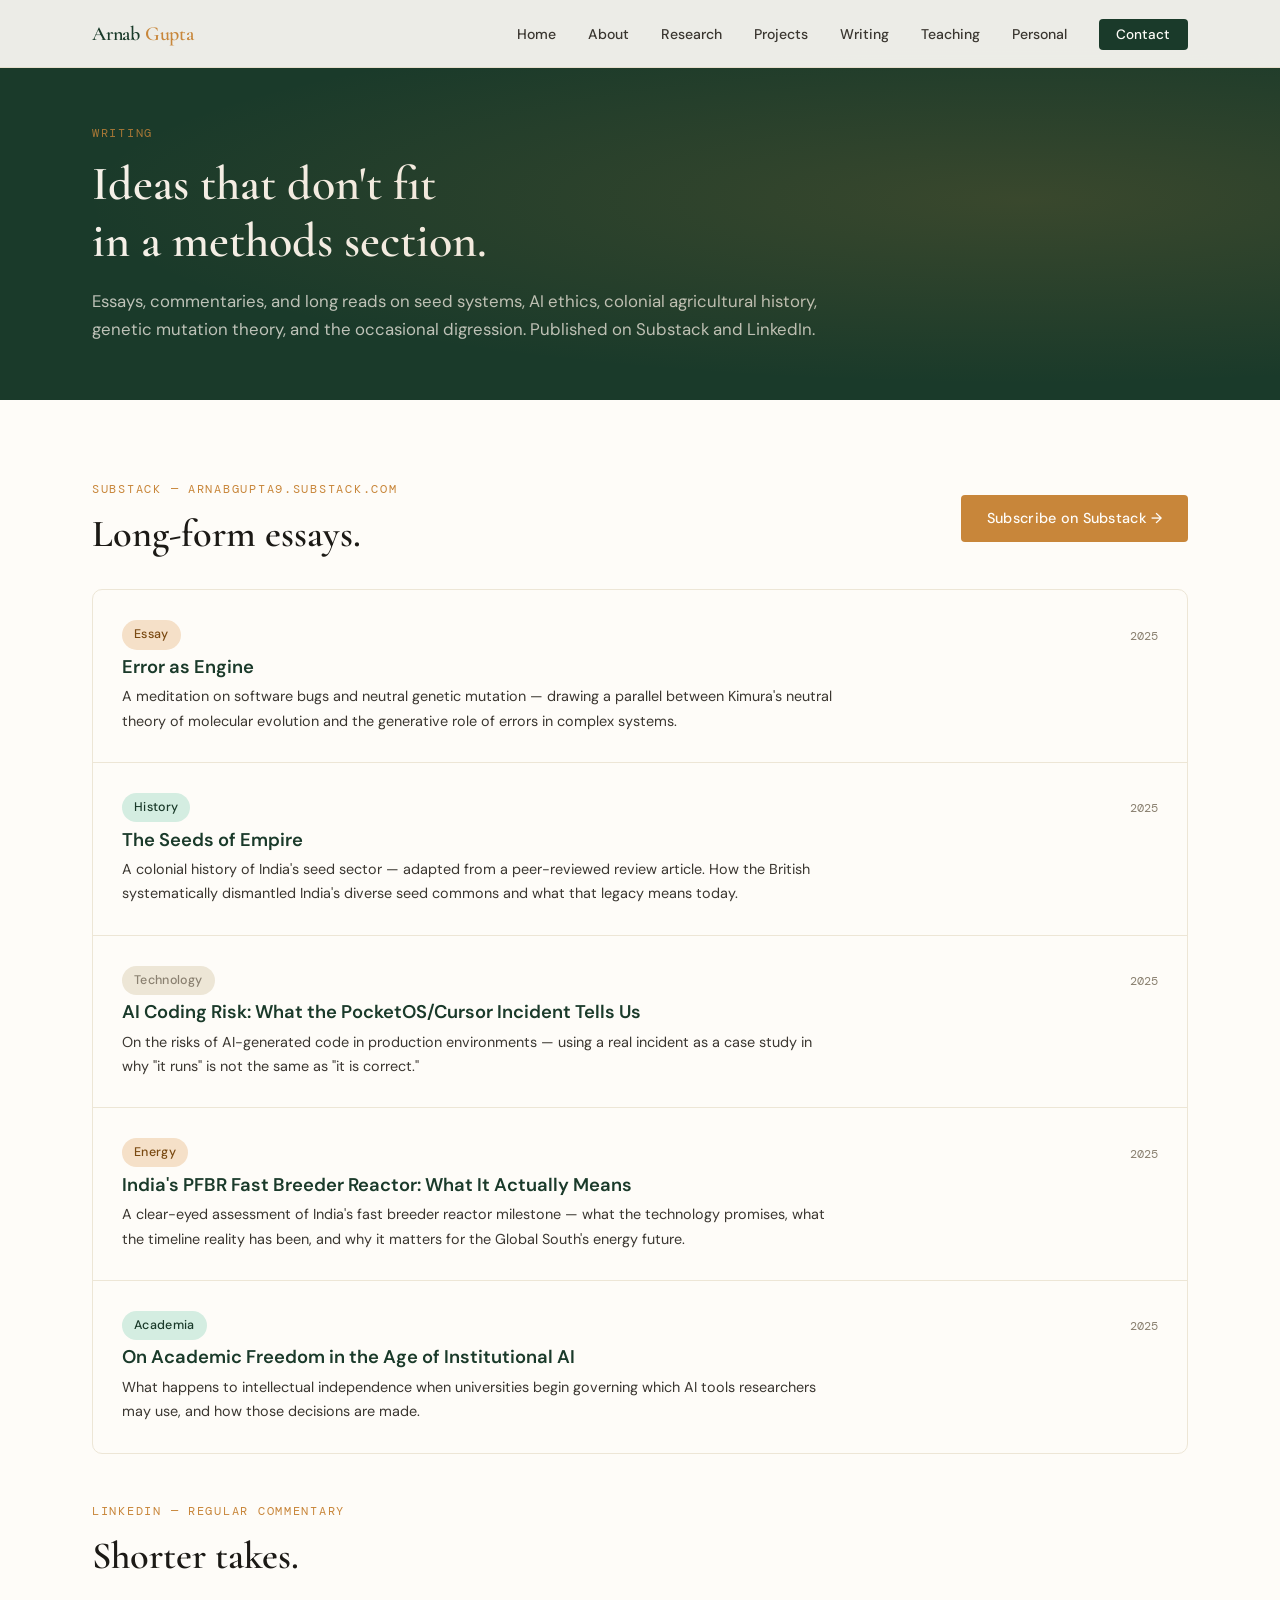
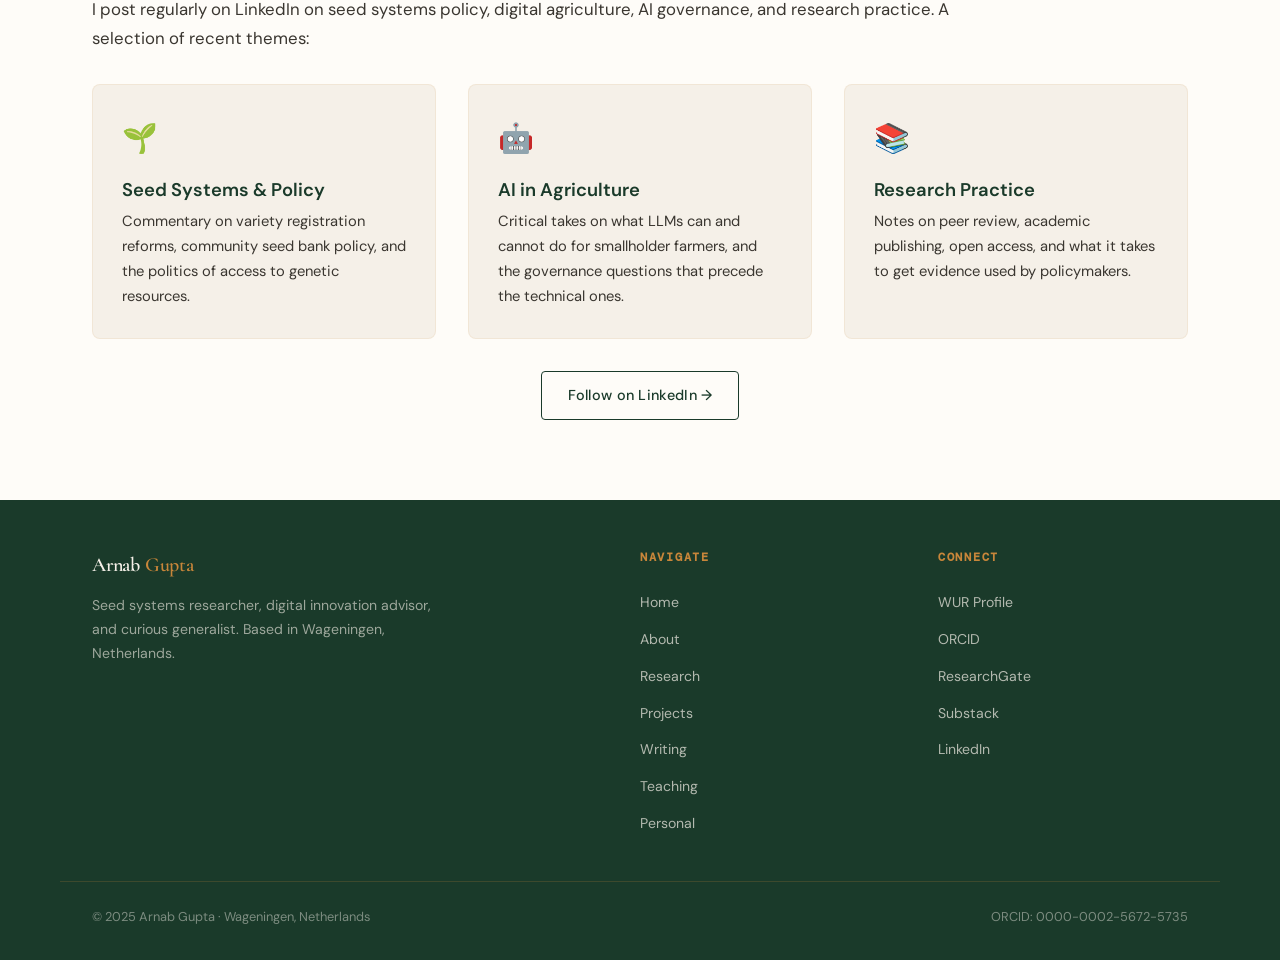
<file: writing.html>
<!DOCTYPE html>
<html lang="en">
<head>
  <meta charset="UTF-8" />
  <meta name="viewport" content="width=device-width, initial-scale=1.0" />
  <title>Writing — Arnab Gupta</title>
  <link rel="stylesheet" href="../css/style.css" />
  <style>
    .writing-list { background:var(--white); border:1px solid var(--cream-dk); border-radius:10px; overflow:hidden; }
    .platform-badge { display:inline-flex; align-items:center; gap:0.4rem; }
  </style>
</head>
<body>
  <div id="nav-placeholder"></div>

  <section class="page-hero">
    <div class="container">
      <span class="section-label">Writing</span>
      <h1>Ideas that don't fit<br>in a methods section.</h1>
      <p>Essays, commentaries, and long reads on seed systems, AI ethics, colonial agricultural history, genetic mutation theory, and the occasional digression. Published on Substack and LinkedIn.</p>
    </div>
  </section>

  <section class="section">
    <div class="container">

      <!-- SUBSTACK SECTION -->
      <div class="fade-up" style="margin-bottom:3rem;">
        <div style="display:flex;align-items:center;justify-content:space-between;flex-wrap:wrap;gap:1rem;margin-bottom:2rem;">
          <div>
            <span class="section-label">Substack — arnabgupta9.substack.com</span>
            <h2>Long-form essays.</h2>
          </div>
          <a href="https://arnabgupta9.substack.com" target="_blank" class="btn btn-amber">Subscribe on Substack →</a>
        </div>

        <div class="writing-list">
          <div class="writing-card">
            <div>
              <div style="margin-bottom:0.4rem;"><span class="tag tag-amber">Essay</span></div>
              <h4><a href="https://arnabgupta9.substack.com" target="_blank">Error as Engine</a></h4>
              <p>A meditation on software bugs and neutral genetic mutation — drawing a parallel between Kimura's neutral theory of molecular evolution and the generative role of errors in complex systems.</p>
            </div>
            <div class="writing-date">2025</div>
          </div>

          <div class="writing-card">
            <div>
              <div style="margin-bottom:0.4rem;"><span class="tag tag-green">History</span></div>
              <h4><a href="https://arnabgupta9.substack.com" target="_blank">The Seeds of Empire</a></h4>
              <p>A colonial history of India's seed sector — adapted from a peer-reviewed review article. How the British systematically dismantled India's diverse seed commons and what that legacy means today.</p>
            </div>
            <div class="writing-date">2025</div>
          </div>

          <div class="writing-card">
            <div>
              <div style="margin-bottom:0.4rem;"><span class="tag tag-gray">Technology</span></div>
              <h4><a href="https://arnabgupta9.substack.com" target="_blank">AI Coding Risk: What the PocketOS/Cursor Incident Tells Us</a></h4>
              <p>On the risks of AI-generated code in production environments — using a real incident as a case study in why "it runs" is not the same as "it is correct."</p>
            </div>
            <div class="writing-date">2025</div>
          </div>

          <div class="writing-card">
            <div>
              <div style="margin-bottom:0.4rem;"><span class="tag tag-amber">Energy</span></div>
              <h4><a href="https://arnabgupta9.substack.com" target="_blank">India's PFBR Fast Breeder Reactor: What It Actually Means</a></h4>
              <p>A clear-eyed assessment of India's fast breeder reactor milestone — what the technology promises, what the timeline reality has been, and why it matters for the Global South's energy future.</p>
            </div>
            <div class="writing-date">2025</div>
          </div>

          <div class="writing-card">
            <div>
              <div style="margin-bottom:0.4rem;"><span class="tag tag-green">Academia</span></div>
              <h4><a href="https://arnabgupta9.substack.com" target="_blank">On Academic Freedom in the Age of Institutional AI</a></h4>
              <p>What happens to intellectual independence when universities begin governing which AI tools researchers may use, and how those decisions are made.</p>
            </div>
            <div class="writing-date">2025</div>
          </div>
        </div>
      </div>

      <!-- LINKEDIN SECTION -->
      <div class="fade-up">
        <span class="section-label">LinkedIn — Regular commentary</span>
        <h2 style="margin-bottom:1rem;">Shorter takes.</h2>
        <p style="margin-bottom:2rem;">I post regularly on LinkedIn on seed systems policy, digital agriculture, AI governance, and research practice. A selection of recent themes:</p>
        <div class="grid-3">
          <div class="highlight-card"><div class="highlight-icon">🌱</div><h4>Seed Systems &amp; Policy</h4><p>Commentary on variety registration reforms, community seed bank policy, and the politics of access to genetic resources.</p></div>
          <div class="highlight-card"><div class="highlight-icon">🤖</div><h4>AI in Agriculture</h4><p>Critical takes on what LLMs can and cannot do for smallholder farmers, and the governance questions that precede the technical ones.</p></div>
          <div class="highlight-card"><div class="highlight-icon">📚</div><h4>Research Practice</h4><p>Notes on peer review, academic publishing, open access, and what it takes to get evidence used by policymakers.</p></div>
        </div>
        <div style="text-align:center;margin-top:2rem;">
          <a href="https://linkedin.com/in/arnab-gupta-4198271b" target="_blank" class="btn btn-outline">Follow on LinkedIn →</a>
        </div>
      </div>

    </div>
  </section>

  <div id="footer-placeholder"></div>
  <script src="../js/components.js"></script>
  <script src="../js/main.js"></script>
</body>
</html>
</file>
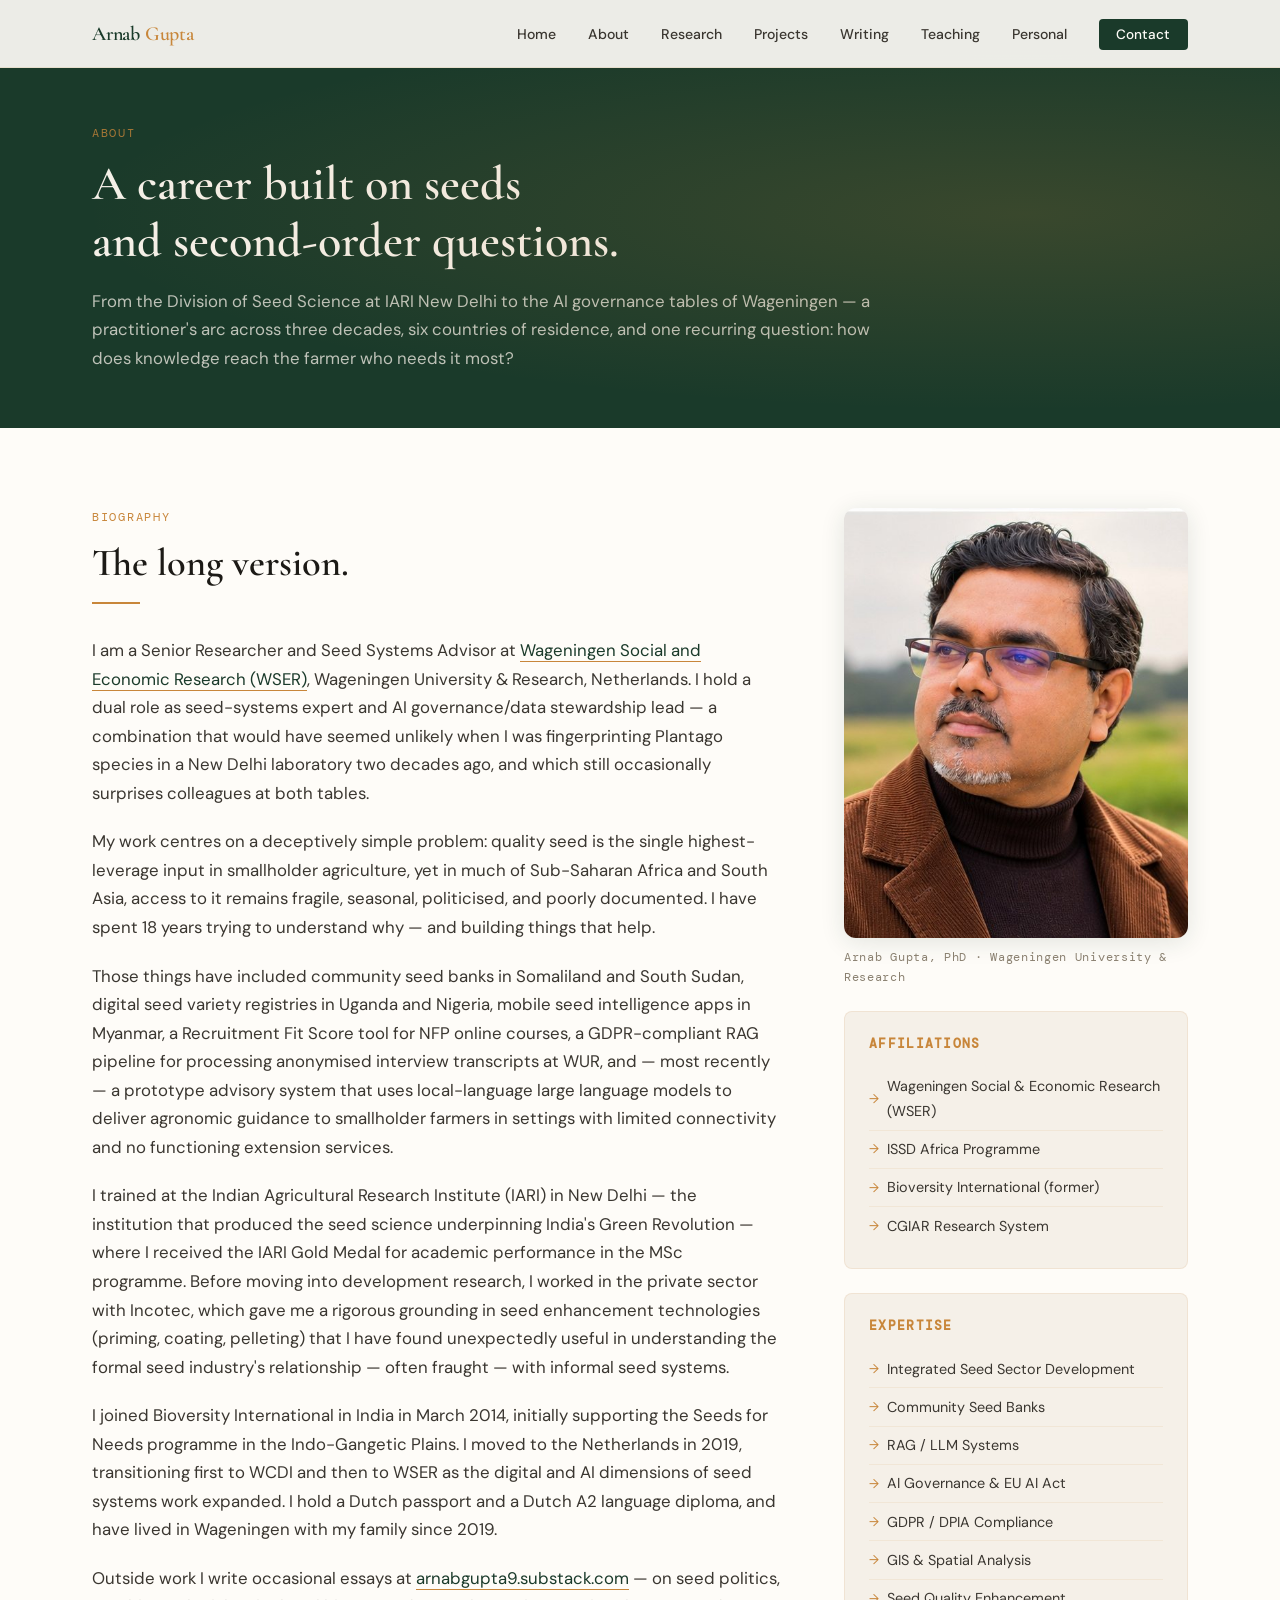
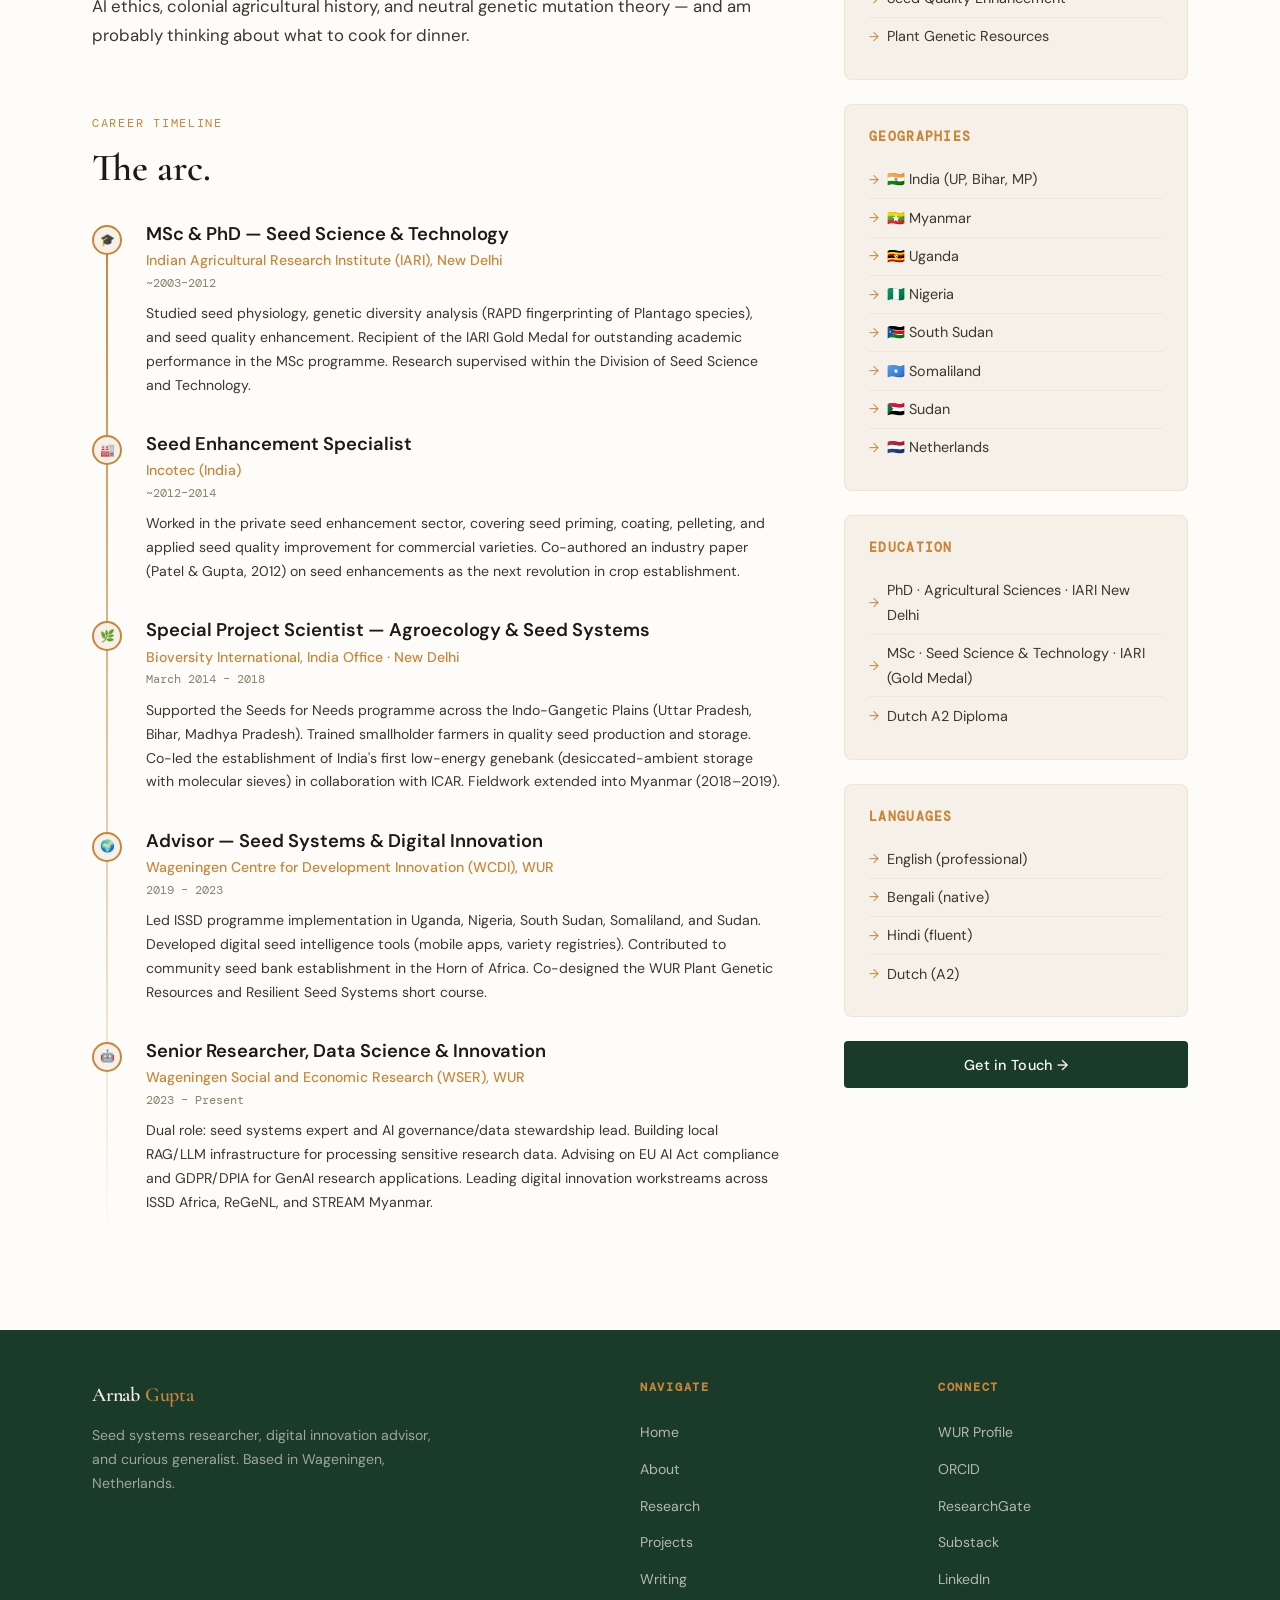
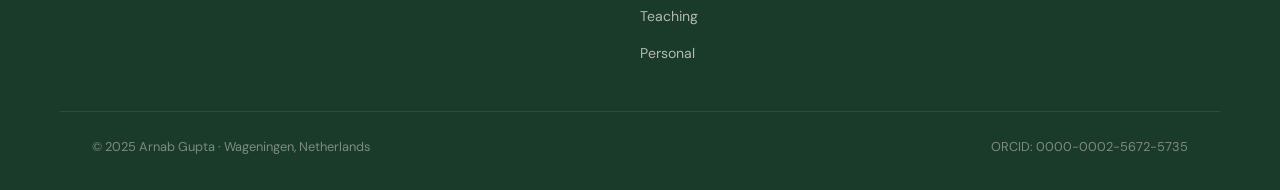
<file: pages/about.html>
<!DOCTYPE html>
<html lang="en">
<head>
  <meta charset="UTF-8" />
  <meta name="viewport" content="width=device-width, initial-scale=1.0" />
  <title>About — Arnab Gupta</title>
  <meta name="description" content="Biography and career arc of Arnab Gupta — seed systems researcher and AI governance advisor at Wageningen University & Research." />
  <link rel="stylesheet" href="../css/style.css" />
</head>
<body>
  <div id="nav-placeholder"></div>

  <section class="page-hero">
    <div class="container">
      <span class="section-label">About</span>
      <h1>A career built on seeds<br>and second-order questions.</h1>
      <p>From the Division of Seed Science at IARI New Delhi to the AI governance tables of Wageningen — a practitioner's arc across three decades, six countries of residence, and one recurring question: how does knowledge reach the farmer who needs it most?</p>
    </div>
  </section>

  <section class="section">
    <div class="container">
      <div class="about-grid">

        <!-- MAIN CONTENT -->
        <div>
          <div class="prose fade-up">
            <span class="section-label">Biography</span>
            <h2 style="margin-bottom:1rem;">The long version.</h2>
            <div class="divider"></div>

            <p>I am a Senior Researcher and Seed Systems Advisor at <a href="https://www.wur.nl/en/persons/arnab-gupta" target="_blank">Wageningen Social and Economic Research (WSER)</a>, Wageningen University &amp; Research, Netherlands. I hold a dual role as seed-systems expert and AI governance/data stewardship lead — a combination that would have seemed unlikely when I was fingerprinting Plantago species in a New Delhi laboratory two decades ago, and which still occasionally surprises colleagues at both tables.</p>

            <p>My work centres on a deceptively simple problem: quality seed is the single highest-leverage input in smallholder agriculture, yet in much of Sub-Saharan Africa and South Asia, access to it remains fragile, seasonal, politicised, and poorly documented. I have spent 18 years trying to understand why — and building things that help.</p>

            <p>Those things have included community seed banks in Somaliland and South Sudan, digital seed variety registries in Uganda and Nigeria, mobile seed intelligence apps in Myanmar, a Recruitment Fit Score tool for NFP online courses, a GDPR-compliant RAG pipeline for processing anonymised interview transcripts at WUR, and — most recently — a prototype advisory system that uses local-language large language models to deliver agronomic guidance to smallholder farmers in settings with limited connectivity and no functioning extension services.</p>

            <p>I trained at the Indian Agricultural Research Institute (IARI) in New Delhi — the institution that produced the seed science underpinning India's Green Revolution — where I received the IARI Gold Medal for academic performance in the MSc programme. Before moving into development research, I worked in the private sector with Incotec, which gave me a rigorous grounding in seed enhancement technologies (priming, coating, pelleting) that I have found unexpectedly useful in understanding the formal seed industry's relationship — often fraught — with informal seed systems.</p>

            <p>I joined Bioversity International in India in March 2014, initially supporting the Seeds for Needs programme in the Indo-Gangetic Plains. I moved to the Netherlands in 2019, transitioning first to WCDI and then to WSER as the digital and AI dimensions of seed systems work expanded. I hold a Dutch passport and a Dutch A2 language diploma, and have lived in Wageningen with my family since 2019.</p>

            <p>Outside work I write occasional essays at <a href="https://arnabgupta9.substack.com" target="_blank">arnabgupta9.substack.com</a> — on seed politics, AI ethics, colonial agricultural history, and neutral genetic mutation theory — and am probably thinking about what to cook for dinner.</p>
          </div>

          <!-- TIMELINE -->
          <div style="margin-top:4rem;" class="fade-up">
            <span class="section-label">Career Timeline</span>
            <h2 style="margin-bottom:2rem;">The arc.</h2>

            <div class="timeline">
              <div class="timeline-item">
                <div class="timeline-dot">🎓</div>
                <div class="timeline-body">
                  <h4>MSc & PhD — Seed Science &amp; Technology</h4>
                  <div class="org">Indian Agricultural Research Institute (IARI), New Delhi</div>
                  <div class="period">~2003–2012</div>
                  <p>Studied seed physiology, genetic diversity analysis (RAPD fingerprinting of Plantago species), and seed quality enhancement. Recipient of the IARI Gold Medal for outstanding academic performance in the MSc programme. Research supervised within the Division of Seed Science and Technology.</p>
                </div>
              </div>

              <div class="timeline-item">
                <div class="timeline-dot">🏭</div>
                <div class="timeline-body">
                  <h4>Seed Enhancement Specialist</h4>
                  <div class="org">Incotec (India)</div>
                  <div class="period">~2012–2014</div>
                  <p>Worked in the private seed enhancement sector, covering seed priming, coating, pelleting, and applied seed quality improvement for commercial varieties. Co-authored an industry paper (Patel &amp; Gupta, 2012) on seed enhancements as the next revolution in crop establishment.</p>
                </div>
              </div>

              <div class="timeline-item">
                <div class="timeline-dot">🌿</div>
                <div class="timeline-body">
                  <h4>Special Project Scientist — Agroecology &amp; Seed Systems</h4>
                  <div class="org">Bioversity International, India Office · New Delhi</div>
                  <div class="period">March 2014 – 2018</div>
                  <p>Supported the Seeds for Needs programme across the Indo-Gangetic Plains (Uttar Pradesh, Bihar, Madhya Pradesh). Trained smallholder farmers in quality seed production and storage. Co-led the establishment of India's first low-energy genebank (desiccated-ambient storage with molecular sieves) in collaboration with ICAR. Fieldwork extended into Myanmar (2018–2019).</p>
                </div>
              </div>

              <div class="timeline-item">
                <div class="timeline-dot">🌍</div>
                <div class="timeline-body">
                  <h4>Advisor — Seed Systems &amp; Digital Innovation</h4>
                  <div class="org">Wageningen Centre for Development Innovation (WCDI), WUR</div>
                  <div class="period">2019 – 2023</div>
                  <p>Led ISSD programme implementation in Uganda, Nigeria, South Sudan, Somaliland, and Sudan. Developed digital seed intelligence tools (mobile apps, variety registries). Contributed to community seed bank establishment in the Horn of Africa. Co-designed the WUR Plant Genetic Resources and Resilient Seed Systems short course.</p>
                </div>
              </div>

              <div class="timeline-item">
                <div class="timeline-dot">🤖</div>
                <div class="timeline-body">
                  <h4>Senior Researcher, Data Science &amp; Innovation</h4>
                  <div class="org">Wageningen Social and Economic Research (WSER), WUR</div>
                  <div class="period">2023 – Present</div>
                  <p>Dual role: seed systems expert and AI governance/data stewardship lead. Building local RAG/LLM infrastructure for processing sensitive research data. Advising on EU AI Act compliance and GDPR/DPIA for GenAI research applications. Leading digital innovation workstreams across ISSD Africa, ReGeNL, and STREAM Myanmar.</p>
                </div>
              </div>
            </div>
          </div>
        </div>

        <!-- SIDEBAR -->
        <div class="fade-up">
          <figure class="about-portrait">
            <img src="../assets/img/arnab-gupta-field.jpg" width="627" height="628" alt="Arnab Gupta outdoors, with farmland behind him" loading="lazy" />
            <figcaption>Arnab Gupta, PhD · Wageningen University &amp; Research</figcaption>
          </figure>
          <div class="sidebar-card">
            <h4>Affiliations</h4>
            <ul class="sidebar-list">
              <li>Wageningen Social &amp; Economic Research (WSER)</li>
              <li>ISSD Africa Programme</li>
              <li>Bioversity International (former)</li>
              <li>CGIAR Research System</li>
            </ul>
          </div>

          <div class="sidebar-card">
            <h4>Expertise</h4>
            <ul class="sidebar-list">
              <li>Integrated Seed Sector Development</li>
              <li>Community Seed Banks</li>
              <li>RAG / LLM Systems</li>
              <li>AI Governance &amp; EU AI Act</li>
              <li>GDPR / DPIA Compliance</li>
              <li>GIS &amp; Spatial Analysis</li>
              <li>Seed Quality Enhancement</li>
              <li>Plant Genetic Resources</li>
            </ul>
          </div>

          <div class="sidebar-card">
            <h4>Geographies</h4>
            <ul class="sidebar-list">
              <li>🇮🇳 India (UP, Bihar, MP)</li>
              <li>🇲🇲 Myanmar</li>
              <li>🇺🇬 Uganda</li>
              <li>🇳🇬 Nigeria</li>
              <li>🇸🇸 South Sudan</li>
              <li>🇸🇴 Somaliland</li>
              <li>🇸🇩 Sudan</li>
              <li>🇳🇱 Netherlands</li>
            </ul>
          </div>

          <div class="sidebar-card">
            <h4>Education</h4>
            <ul class="sidebar-list">
              <li>PhD · Agricultural Sciences · IARI New Delhi</li>
              <li>MSc · Seed Science &amp; Technology · IARI (Gold Medal)</li>
              <li>Dutch A2 Diploma</li>
            </ul>
          </div>

          <div class="sidebar-card">
            <h4>Languages</h4>
            <ul class="sidebar-list">
              <li>English (professional)</li>
              <li>Bengali (native)</li>
              <li>Hindi (fluent)</li>
              <li>Dutch (A2)</li>
            </ul>
          </div>

          <div style="text-align:center;margin-top:1.5rem;">
            <a href="contact.html" class="btn btn-primary" style="width:100%;justify-content:center;">Get in Touch →</a>
          </div>
        </div>

      </div>
    </div>
  </section>

  <div id="footer-placeholder"></div>
  <script src="../js/components.js"></script>
  <script>
    // Fix relative paths in footer for inner pages
    document.addEventListener('DOMContentLoaded', () => {
      document.querySelectorAll('.footer-col a').forEach(a => {
        if (a.href.includes('../pages/')) return;
      });
    });
  </script>
  <script src="../js/main.js"></script>
</body>
</html>
</file>
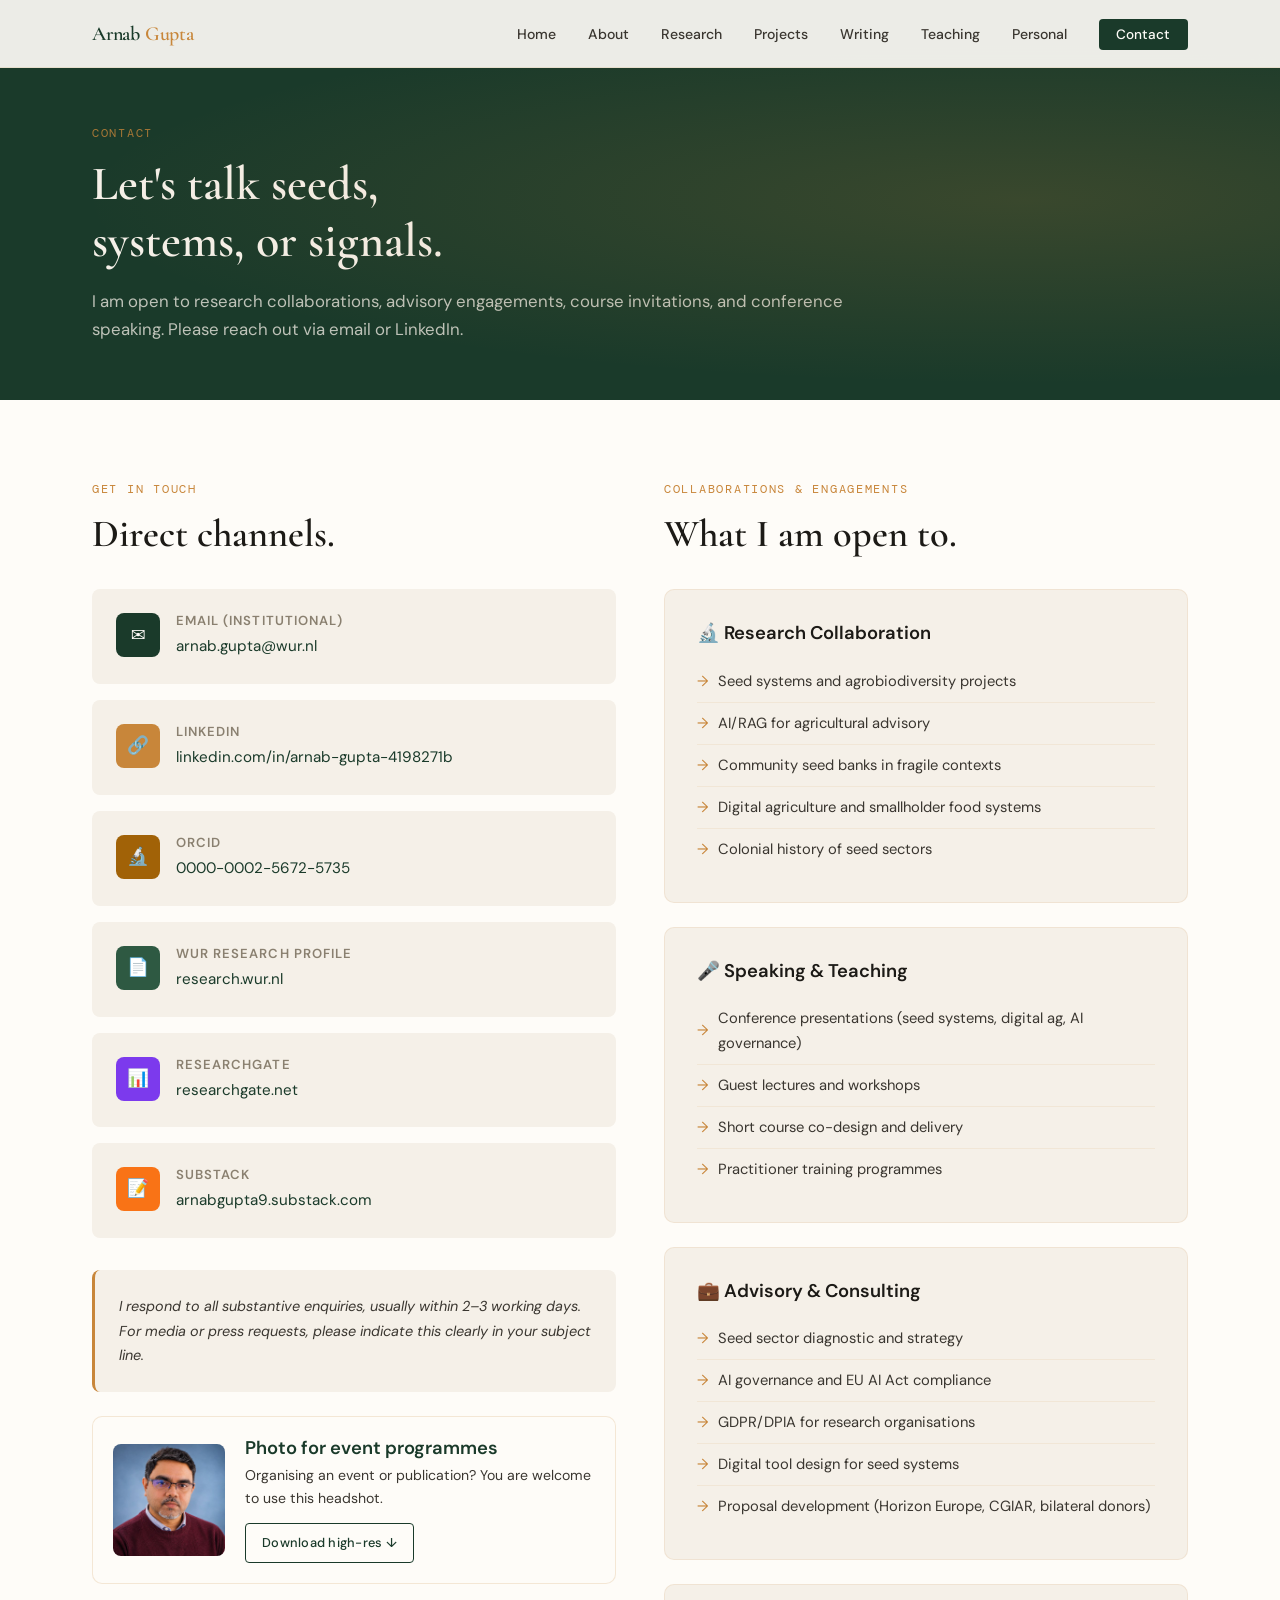
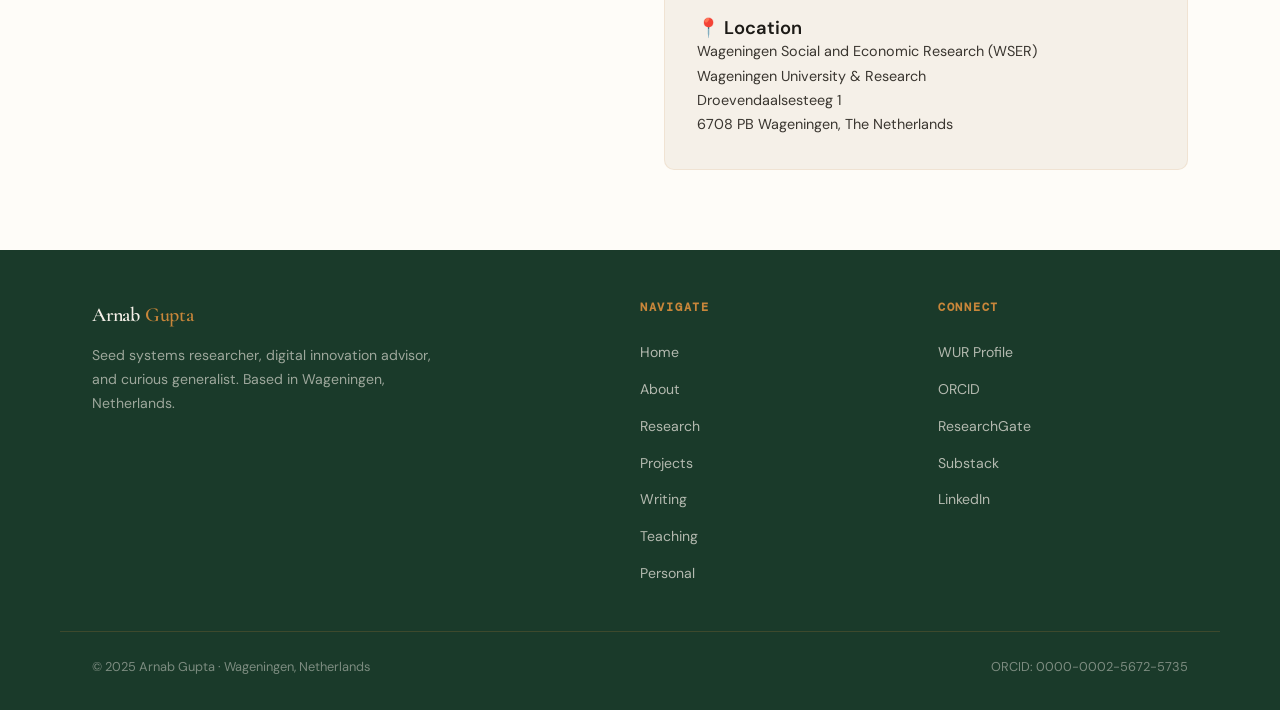
<file: pages/contact.html>
<!DOCTYPE html>
<html lang="en">
<head>
  <meta charset="UTF-8" />
  <meta name="viewport" content="width=device-width, initial-scale=1.0" />
  <title>Contact — Arnab Gupta</title>
  <link rel="stylesheet" href="../css/style.css" />
  <style>
    .contact-areas { background:var(--cream); border-radius:10px; padding:2rem; border:1px solid rgba(200,134,58,0.12); }
    .contact-areas ul { margin-top:1rem; }
    .contact-areas ul li {
      padding:0.5rem 0;
      border-bottom:1px solid rgba(200,134,58,0.1);
      font-size:0.92rem;
      color:var(--ink-light);
      display:flex;
      align-items:center;
      gap:0.6rem;
    }
    .contact-areas ul li:last-child { border-bottom:none; }
    .contact-areas ul li::before { content:'→'; color:var(--amber); }
  </style>
</head>
<body>
  <div id="nav-placeholder"></div>

  <section class="page-hero">
    <div class="container">
      <span class="section-label">Contact</span>
      <h1>Let's talk seeds,<br>systems, or signals.</h1>
      <p>I am open to research collaborations, advisory engagements, course invitations, and conference speaking. Please reach out via email or LinkedIn.</p>
    </div>
  </section>

  <section class="section">
    <div class="container">
      <div class="contact-grid fade-up">

        <!-- CONTACT METHODS -->
        <div>
          <span class="section-label">Get in Touch</span>
          <h2 style="margin-bottom:2rem;">Direct channels.</h2>

          <div class="contact-method">
            <div class="contact-icon">✉</div>
            <div>
              <h4>Email (Institutional)</h4>
              <a href="mailto:arnab.gupta@wur.nl">arnab.gupta@wur.nl</a>
            </div>
          </div>

          <div class="contact-method">
            <div class="contact-icon" style="background:var(--amber);">🔗</div>
            <div>
              <h4>LinkedIn</h4>
              <a href="https://linkedin.com/in/arnab-gupta-4198271b" target="_blank">linkedin.com/in/arnab-gupta-4198271b</a>
            </div>
          </div>

          <div class="contact-method">
            <div class="contact-icon" style="background:#a16207;">🔬</div>
            <div>
              <h4>ORCID</h4>
              <a href="https://orcid.org/0000-0002-5672-5735" target="_blank">0000-0002-5672-5735</a>
            </div>
          </div>

          <div class="contact-method">
            <div class="contact-icon" style="background:var(--forest-mid);">📄</div>
            <div>
              <h4>WUR Research Profile</h4>
              <a href="https://research.wur.nl/en/persons/arnab-gupta/" target="_blank">research.wur.nl</a>
            </div>
          </div>

          <div class="contact-method">
            <div class="contact-icon" style="background:#7c3aed;">📊</div>
            <div>
              <h4>ResearchGate</h4>
              <a href="https://www.researchgate.net/profile/Arnab-Gupta-2" target="_blank">researchgate.net</a>
            </div>
          </div>

          <div class="contact-method">
            <div class="contact-icon" style="background:#f97316;">📝</div>
            <div>
              <h4>Substack</h4>
              <a href="https://arnabgupta9.substack.com" target="_blank">arnabgupta9.substack.com</a>
            </div>
          </div>

          <div style="margin-top:2rem;padding:1.5rem;background:var(--cream);border-radius:8px;border-left:3px solid var(--amber);">
            <p style="font-size:0.9rem;font-style:italic;">I respond to all substantive enquiries, usually within 2–3 working days. For media or press requests, please indicate this clearly in your subject line.</p>
          </div>
          <div class="headshot-card" style="margin-top:1.5rem;">
            <img src="../assets/img/arnab-gupta-headshot.jpg" width="480" height="480" alt="Studio headshot of Arnab Gupta" loading="lazy" />
            <div>
              <h4>Photo for event programmes</h4>
              <p>Organising an event or publication? You are welcome to use this headshot.</p>
              <a href="../assets/img/arnab-gupta-headshot-hires.jpg" download class="btn btn-outline">Download high-res ↓</a>
            </div>
          </div>
        </div>

        <!-- WHAT I'M OPEN TO -->
        <div>
          <span class="section-label">Collaborations &amp; Engagements</span>
          <h2 style="margin-bottom:2rem;">What I am open to.</h2>


          <div class="contact-areas" style="margin-bottom:1.5rem;">
            <h4>🔬 Research Collaboration</h4>
            <ul>
              <li>Seed systems and agrobiodiversity projects</li>
              <li>AI/RAG for agricultural advisory</li>
              <li>Community seed banks in fragile contexts</li>
              <li>Digital agriculture and smallholder food systems</li>
              <li>Colonial history of seed sectors</li>
            </ul>
          </div>

          <div class="contact-areas" style="margin-bottom:1.5rem;">
            <h4>🎤 Speaking &amp; Teaching</h4>
            <ul>
              <li>Conference presentations (seed systems, digital ag, AI governance)</li>
              <li>Guest lectures and workshops</li>
              <li>Short course co-design and delivery</li>
              <li>Practitioner training programmes</li>
            </ul>
          </div>

          <div class="contact-areas" style="margin-bottom:1.5rem;">
            <h4>💼 Advisory &amp; Consulting</h4>
            <ul>
              <li>Seed sector diagnostic and strategy</li>
              <li>AI governance and EU AI Act compliance</li>
              <li>GDPR/DPIA for research organisations</li>
              <li>Digital tool design for seed systems</li>
              <li>Proposal development (Horizon Europe, CGIAR, bilateral donors)</li>
            </ul>
          </div>

          <div class="contact-areas">
            <h4>📍 Location</h4>
            <p style="font-size:0.9rem;margin:0;color:var(--ink-light);">Wageningen Social and Economic Research (WSER)<br>Wageningen University &amp; Research<br>Droevendaalsesteeg 1<br>6708 PB Wageningen, The Netherlands</p>
          </div>
        </div>

      </div>
    </div>
  </section>

  <div id="footer-placeholder"></div>
  <script src="../js/components.js"></script>
  <script src="../js/main.js"></script>
</body>
</html>
</file>
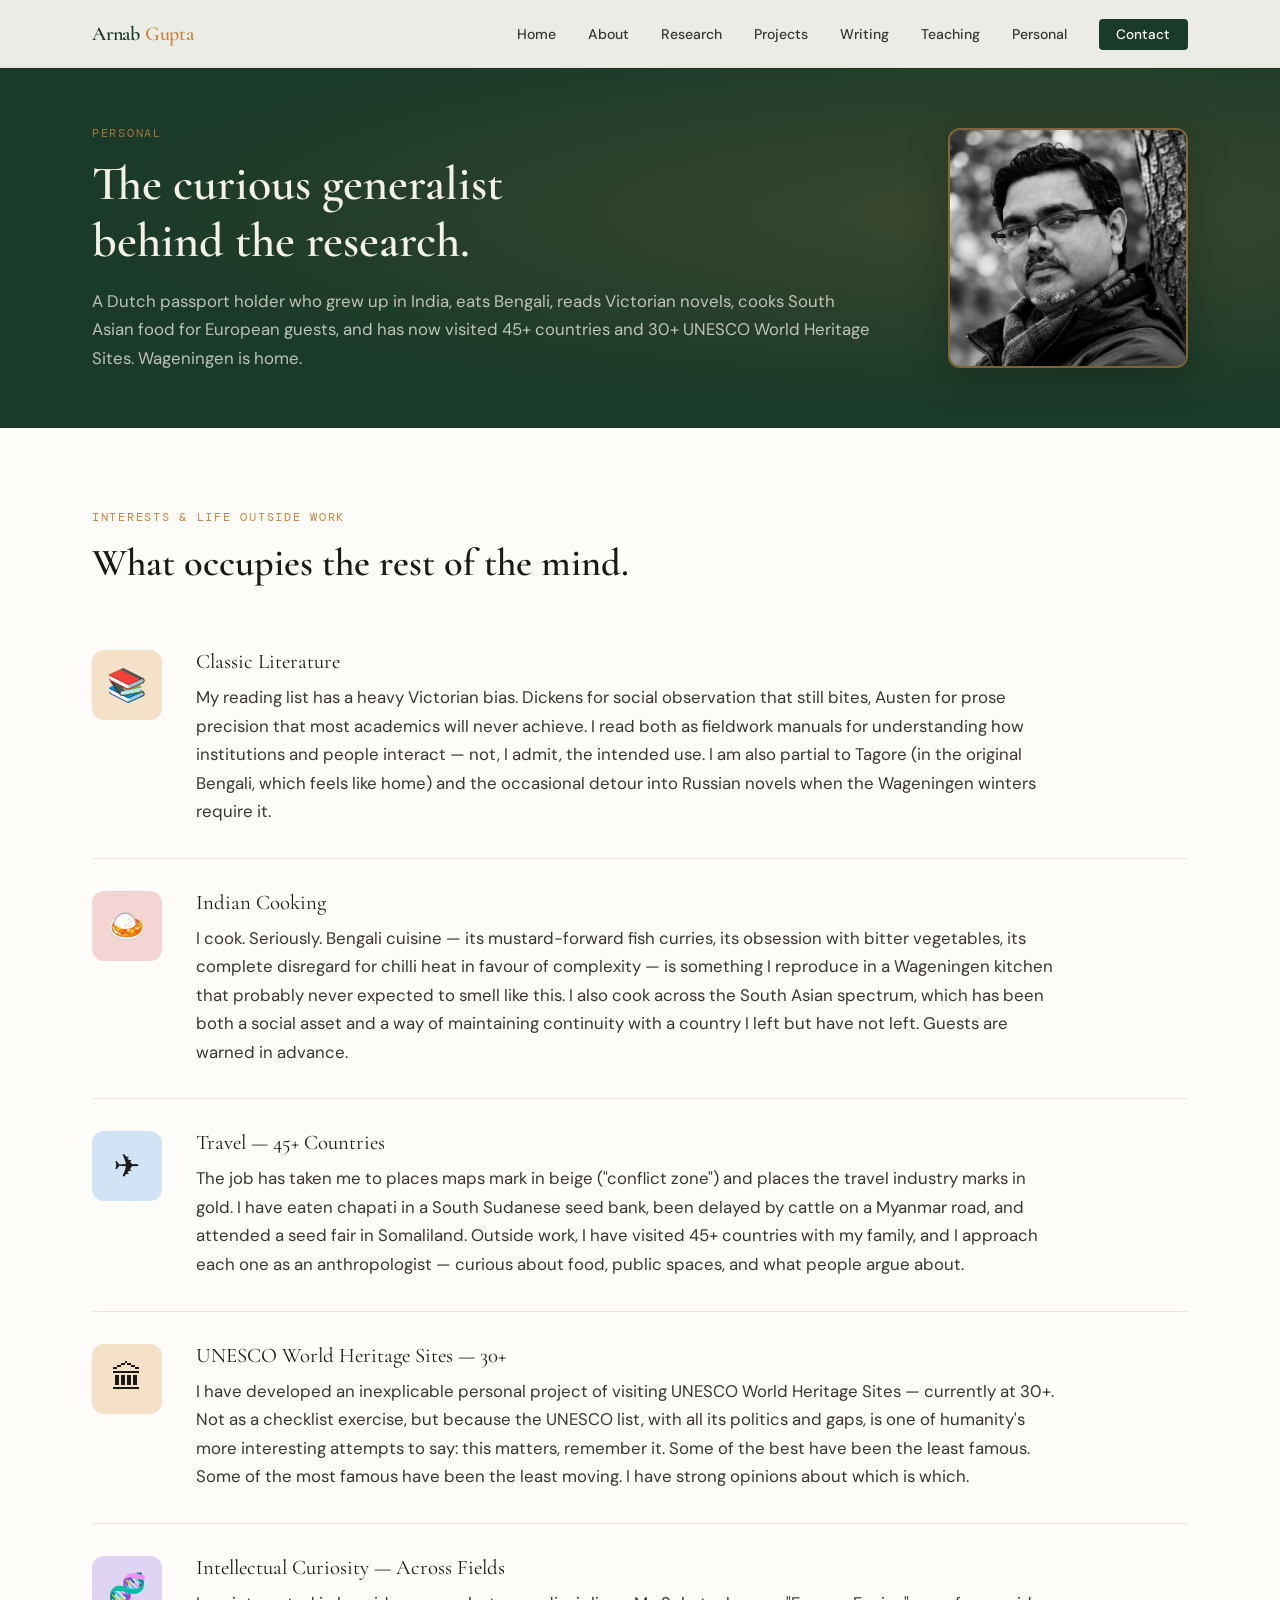
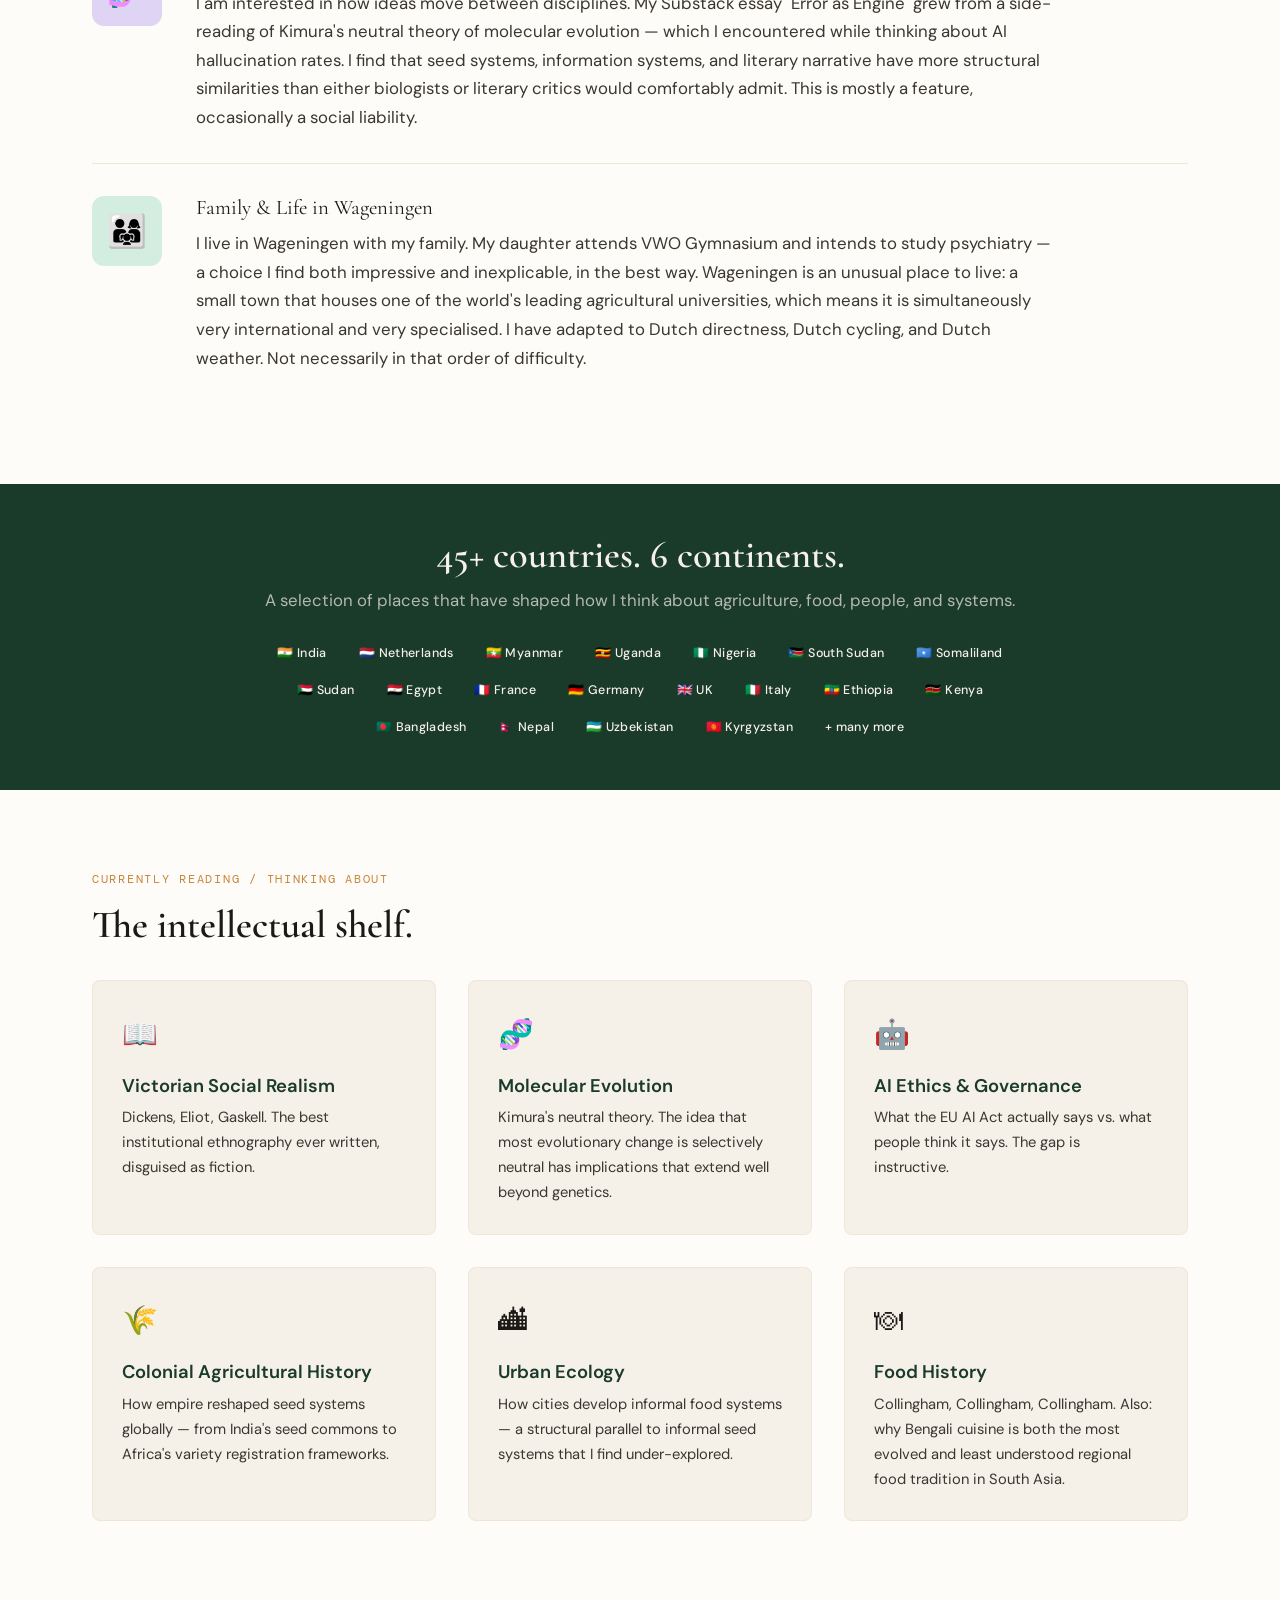
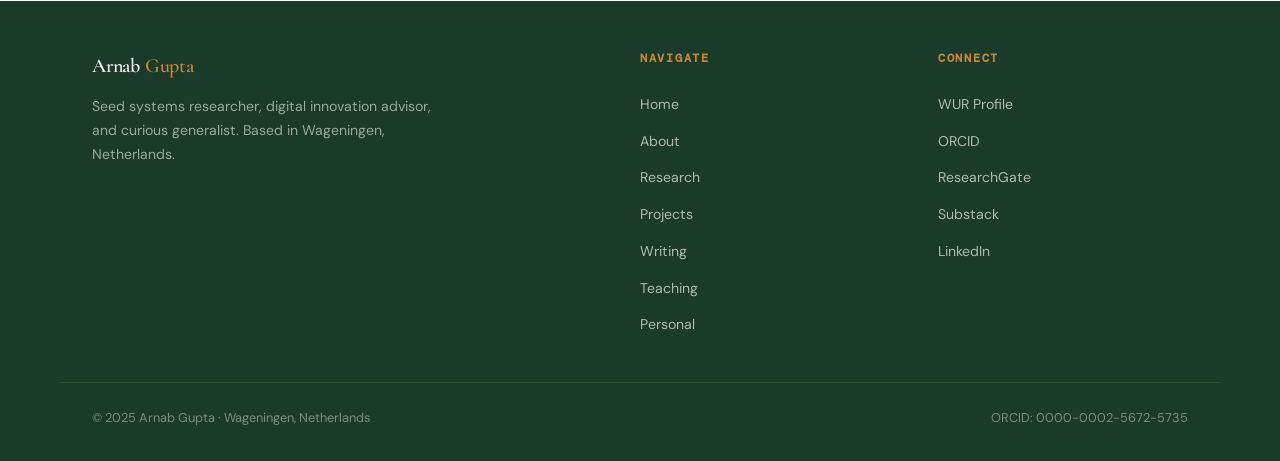
<file: pages/personal.html>
<!DOCTYPE html>
<html lang="en">
<head>
  <meta charset="UTF-8" />
  <meta name="viewport" content="width=device-width, initial-scale=1.0" />
  <title>Personal — Arnab Gupta</title>
  <link rel="stylesheet" href="../css/style.css" />
</head>
<body>
  <div id="nav-placeholder"></div>

  <section class="page-hero">
    <div class="container page-hero-grid">
      <div>
      <span class="section-label">Personal</span>
      <h1>The curious generalist<br>behind the research.</h1>
      <p>A Dutch passport holder who grew up in India, eats Bengali, reads Victorian novels, cooks South Asian food for European guests, and has now visited 45+ countries and 30+ UNESCO World Heritage Sites. Wageningen is home.</p>
      </div>
      <figure class="page-hero-photo">
        <img src="../assets/img/arnab-gupta-personal-bw.jpg" width="560" height="560" alt="Black-and-white portrait of Arnab Gupta leaning against a tree" />
      </figure>
    </div>
  </section>

  <!-- INTERESTS -->
  <section class="section">
    <div class="container">
      <span class="section-label">Interests &amp; Life Outside Work</span>
      <h2 style="margin-bottom:2rem;">What occupies the rest of the mind.</h2>

      <div class="fade-up">

        <div class="interest-block">
          <div class="interest-icon bg-amber">📚</div>
          <div>
            <h3>Classic Literature</h3>
            <p>My reading list has a heavy Victorian bias. Dickens for social observation that still bites, Austen for prose precision that most academics will never achieve. I read both as fieldwork manuals for understanding how institutions and people interact — not, I admit, the intended use. I am also partial to Tagore (in the original Bengali, which feels like home) and the occasional detour into Russian novels when the Wageningen winters require it.</p>
          </div>
        </div>

        <div class="interest-block">
          <div class="interest-icon bg-red">🍛</div>
          <div>
            <h3>Indian Cooking</h3>
            <p>I cook. Seriously. Bengali cuisine — its mustard-forward fish curries, its obsession with bitter vegetables, its complete disregard for chilli heat in favour of complexity — is something I reproduce in a Wageningen kitchen that probably never expected to smell like this. I also cook across the South Asian spectrum, which has been both a social asset and a way of maintaining continuity with a country I left but have not left. Guests are warned in advance.</p>
          </div>
        </div>

        <div class="interest-block">
          <div class="interest-icon bg-blue">✈️</div>
          <div>
            <h3>Travel — 45+ Countries</h3>
            <p>The job has taken me to places maps mark in beige ("conflict zone") and places the travel industry marks in gold. I have eaten chapati in a South Sudanese seed bank, been delayed by cattle on a Myanmar road, and attended a seed fair in Somaliland. Outside work, I have visited 45+ countries with my family, and I approach each one as an anthropologist — curious about food, public spaces, and what people argue about.</p>
          </div>
        </div>

        <div class="interest-block">
          <div class="interest-icon bg-amber">🏛</div>
          <div>
            <h3>UNESCO World Heritage Sites — 30+</h3>
            <p>I have developed an inexplicable personal project of visiting UNESCO World Heritage Sites — currently at 30+. Not as a checklist exercise, but because the UNESCO list, with all its politics and gaps, is one of humanity's more interesting attempts to say: this matters, remember it. Some of the best have been the least famous. Some of the most famous have been the least moving. I have strong opinions about which is which.</p>
          </div>
        </div>

        <div class="interest-block">
          <div class="interest-icon bg-purple">🧬</div>
          <div>
            <h3>Intellectual Curiosity — Across Fields</h3>
            <p>I am interested in how ideas move between disciplines. My Substack essay "Error as Engine" grew from a side-reading of Kimura's neutral theory of molecular evolution — which I encountered while thinking about AI hallucination rates. I find that seed systems, information systems, and literary narrative have more structural similarities than either biologists or literary critics would comfortably admit. This is mostly a feature, occasionally a social liability.</p>
          </div>
        </div>

        <div class="interest-block">
          <div class="interest-icon bg-green">👨‍👩‍👧</div>
          <div>
            <h3>Family &amp; Life in Wageningen</h3>
            <p>I live in Wageningen with my family. My daughter attends VWO Gymnasium and intends to study psychiatry — a choice I find both impressive and inexplicable, in the best way. Wageningen is an unusual place to live: a small town that houses one of the world's leading agricultural universities, which means it is simultaneously very international and very specialised. I have adapted to Dutch directness, Dutch cycling, and Dutch weather. Not necessarily in that order of difficulty.</p>
          </div>
        </div>

      </div>
    </div>
  </section>

  <!-- TRAVEL MAP STRIP -->
  <div class="map-strip">
    <div class="container">
      <h2>45+ countries. 6 continents.</h2>
      <p>A selection of places that have shaped how I think about agriculture, food, people, and systems.</p>
      <div class="countries-grid" style="margin-top:1.5rem;">
        <span class="tag tag-dark">🇮🇳 India</span>
        <span class="tag tag-dark">🇳🇱 Netherlands</span>
        <span class="tag tag-dark">🇲🇲 Myanmar</span>
        <span class="tag tag-dark">🇺🇬 Uganda</span>
        <span class="tag tag-dark">🇳🇬 Nigeria</span>
        <span class="tag tag-dark">🇸🇸 South Sudan</span>
        <span class="tag tag-dark">🇸🇴 Somaliland</span>
        <span class="tag tag-dark">🇸🇩 Sudan</span>
        <span class="tag tag-dark">🇪🇬 Egypt</span>
        <span class="tag tag-dark">🇫🇷 France</span>
        <span class="tag tag-dark">🇩🇪 Germany</span>
        <span class="tag tag-dark">🇬🇧 UK</span>
        <span class="tag tag-dark">🇮🇹 Italy</span>
        <span class="tag tag-dark">🇪🇹 Ethiopia</span>
        <span class="tag tag-dark">🇰🇪 Kenya</span>
        <span class="tag tag-dark">🇧🇩 Bangladesh</span>
        <span class="tag tag-dark">🇳🇵 Nepal</span>
        <span class="tag tag-dark">🇺🇿 Uzbekistan</span>
        <span class="tag tag-dark">🇰🇬 Kyrgyzstan</span>
        <span class="tag tag-dark">+ many more</span>
      </div>
    </div>
  </div>

  <!-- READING LIST -->
  <section class="section">
    <div class="container fade-up">
      <span class="section-label">Currently Reading / Thinking About</span>
      <h2 style="margin-bottom:2rem;">The intellectual shelf.</h2>
      <div class="grid-3">
        <div class="highlight-card">
          <div class="highlight-icon">📖</div>
          <h4>Victorian Social Realism</h4>
          <p>Dickens, Eliot, Gaskell. The best institutional ethnography ever written, disguised as fiction.</p>
        </div>
        <div class="highlight-card">
          <div class="highlight-icon">🧬</div>
          <h4>Molecular Evolution</h4>
          <p>Kimura's neutral theory. The idea that most evolutionary change is selectively neutral has implications that extend well beyond genetics.</p>
        </div>
        <div class="highlight-card">
          <div class="highlight-icon">🤖</div>
          <h4>AI Ethics &amp; Governance</h4>
          <p>What the EU AI Act actually says vs. what people think it says. The gap is instructive.</p>
        </div>
        <div class="highlight-card">
          <div class="highlight-icon">🌾</div>
          <h4>Colonial Agricultural History</h4>
          <p>How empire reshaped seed systems globally — from India's seed commons to Africa's variety registration frameworks.</p>
        </div>
        <div class="highlight-card">
          <div class="highlight-icon">🏙</div>
          <h4>Urban Ecology</h4>
          <p>How cities develop informal food systems — a structural parallel to informal seed systems that I find under-explored.</p>
        </div>
        <div class="highlight-card">
          <div class="highlight-icon">🍽</div>
          <h4>Food History</h4>
          <p>Collingham, Collingham, Collingham. Also: why Bengali cuisine is both the most evolved and least understood regional food tradition in South Asia.</p>
        </div>
      </div>
    </div>
  </section>

  <div id="footer-placeholder"></div>
  <script src="../js/components.js"></script>
  <script src="../js/main.js"></script>
</body>
</html>
</file>
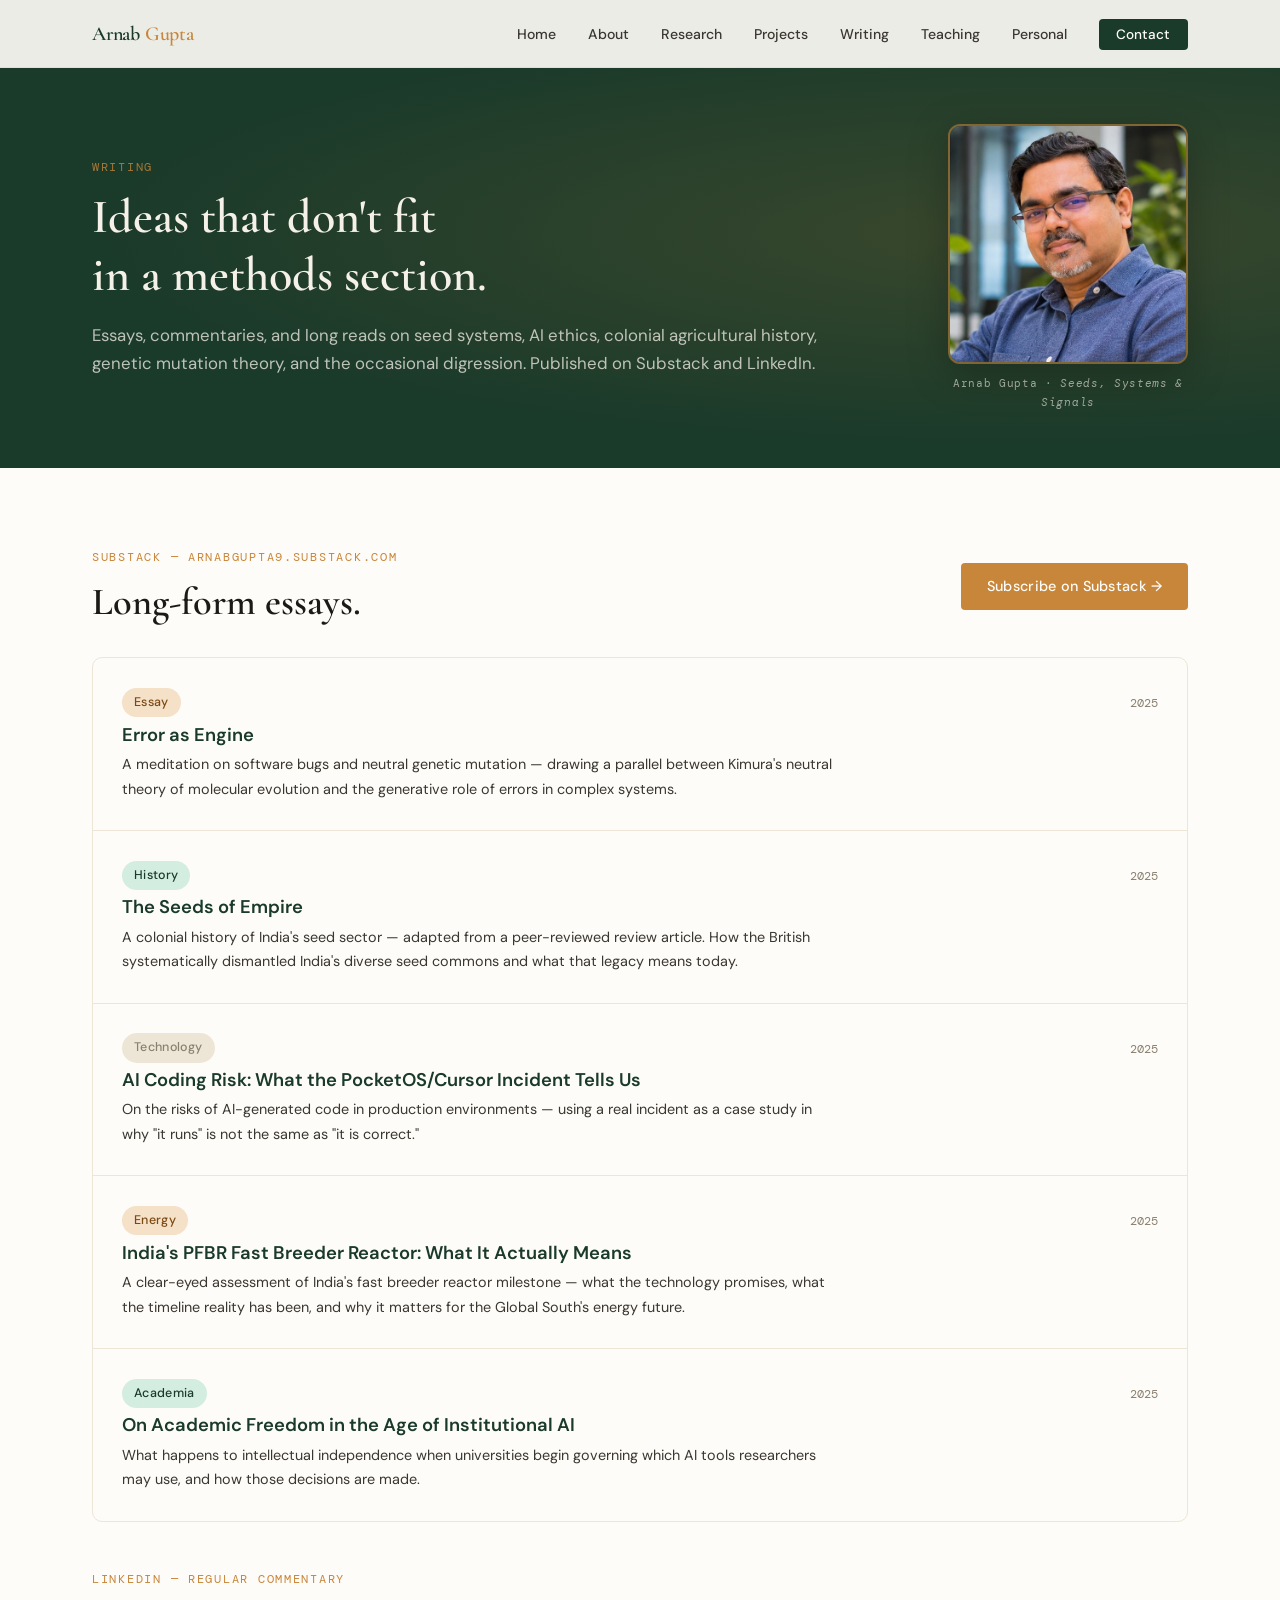
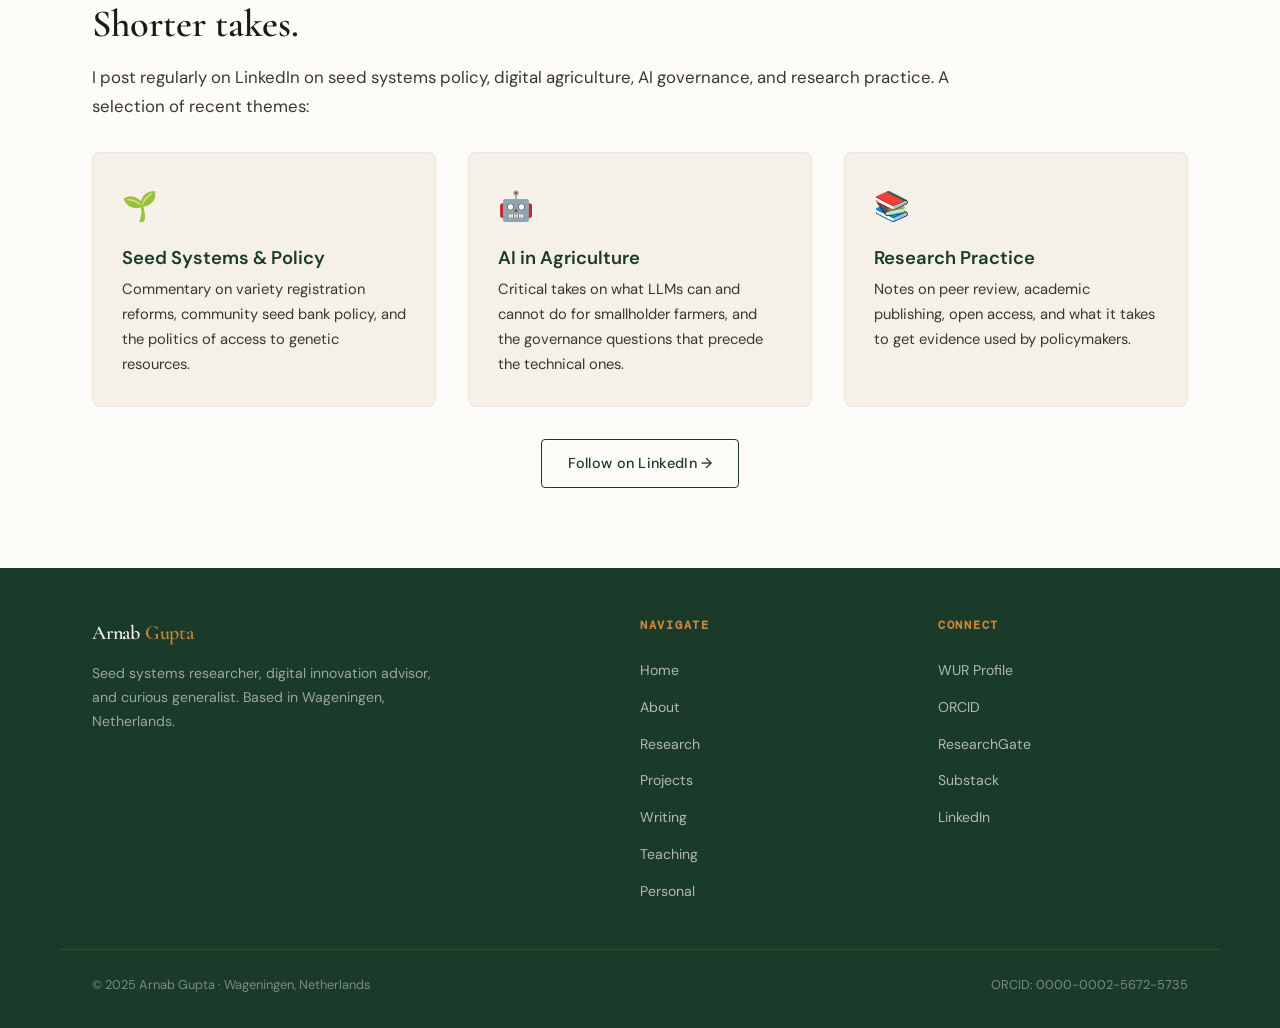
<file: pages/writing.html>
<!DOCTYPE html>
<html lang="en">
<head>
  <meta charset="UTF-8" />
  <meta name="viewport" content="width=device-width, initial-scale=1.0" />
  <title>Writing — Arnab Gupta</title>
  <link rel="stylesheet" href="../css/style.css" />
  <style>
    .writing-list { background:var(--white); border:1px solid var(--cream-dk); border-radius:10px; overflow:hidden; }
    .platform-badge { display:inline-flex; align-items:center; gap:0.4rem; }
  </style>
</head>
<body>
  <div id="nav-placeholder"></div>

  <section class="page-hero">
    <div class="container page-hero-grid">
      <div>
      <span class="section-label">Writing</span>
      <h1>Ideas that don't fit<br>in a methods section.</h1>
      <p>Essays, commentaries, and long reads on seed systems, AI ethics, colonial agricultural history, genetic mutation theory, and the occasional digression. Published on Substack and LinkedIn.</p>
      </div>
      <figure class="page-hero-photo">
        <img src="../assets/img/arnab-gupta-writing.jpg" width="560" height="560" alt="Arnab Gupta, author of Seeds, Systems &amp; Signals" />
        <figcaption>Arnab Gupta · <em>Seeds, Systems &amp; Signals</em></figcaption>
      </figure>
    </div>
  </section>

  <section class="section">
    <div class="container">

      <!-- SUBSTACK SECTION -->
      <div class="fade-up" style="margin-bottom:3rem;">
        <div style="display:flex;align-items:center;justify-content:space-between;flex-wrap:wrap;gap:1rem;margin-bottom:2rem;">
          <div>
            <span class="section-label">Substack — arnabgupta9.substack.com</span>
            <h2>Long-form essays.</h2>
          </div>
          <a href="https://arnabgupta9.substack.com" target="_blank" class="btn btn-amber">Subscribe on Substack →</a>
        </div>

        <div class="writing-list">
          <div class="writing-card">
            <div>
              <div style="margin-bottom:0.4rem;"><span class="tag tag-amber">Essay</span></div>
              <h4><a href="https://arnabgupta9.substack.com" target="_blank">Error as Engine</a></h4>
              <p>A meditation on software bugs and neutral genetic mutation — drawing a parallel between Kimura's neutral theory of molecular evolution and the generative role of errors in complex systems.</p>
            </div>
            <div class="writing-date">2025</div>
          </div>

          <div class="writing-card">
            <div>
              <div style="margin-bottom:0.4rem;"><span class="tag tag-green">History</span></div>
              <h4><a href="https://arnabgupta9.substack.com" target="_blank">The Seeds of Empire</a></h4>
              <p>A colonial history of India's seed sector — adapted from a peer-reviewed review article. How the British systematically dismantled India's diverse seed commons and what that legacy means today.</p>
            </div>
            <div class="writing-date">2025</div>
          </div>

          <div class="writing-card">
            <div>
              <div style="margin-bottom:0.4rem;"><span class="tag tag-gray">Technology</span></div>
              <h4><a href="https://arnabgupta9.substack.com" target="_blank">AI Coding Risk: What the PocketOS/Cursor Incident Tells Us</a></h4>
              <p>On the risks of AI-generated code in production environments — using a real incident as a case study in why "it runs" is not the same as "it is correct."</p>
            </div>
            <div class="writing-date">2025</div>
          </div>

          <div class="writing-card">
            <div>
              <div style="margin-bottom:0.4rem;"><span class="tag tag-amber">Energy</span></div>
              <h4><a href="https://arnabgupta9.substack.com" target="_blank">India's PFBR Fast Breeder Reactor: What It Actually Means</a></h4>
              <p>A clear-eyed assessment of India's fast breeder reactor milestone — what the technology promises, what the timeline reality has been, and why it matters for the Global South's energy future.</p>
            </div>
            <div class="writing-date">2025</div>
          </div>

          <div class="writing-card">
            <div>
              <div style="margin-bottom:0.4rem;"><span class="tag tag-green">Academia</span></div>
              <h4><a href="https://arnabgupta9.substack.com" target="_blank">On Academic Freedom in the Age of Institutional AI</a></h4>
              <p>What happens to intellectual independence when universities begin governing which AI tools researchers may use, and how those decisions are made.</p>
            </div>
            <div class="writing-date">2025</div>
          </div>
        </div>
      </div>

      <!-- LINKEDIN SECTION -->
      <div class="fade-up">
        <span class="section-label">LinkedIn — Regular commentary</span>
        <h2 style="margin-bottom:1rem;">Shorter takes.</h2>
        <p style="margin-bottom:2rem;">I post regularly on LinkedIn on seed systems policy, digital agriculture, AI governance, and research practice. A selection of recent themes:</p>
        <div class="grid-3">
          <div class="highlight-card"><div class="highlight-icon">🌱</div><h4>Seed Systems &amp; Policy</h4><p>Commentary on variety registration reforms, community seed bank policy, and the politics of access to genetic resources.</p></div>
          <div class="highlight-card"><div class="highlight-icon">🤖</div><h4>AI in Agriculture</h4><p>Critical takes on what LLMs can and cannot do for smallholder farmers, and the governance questions that precede the technical ones.</p></div>
          <div class="highlight-card"><div class="highlight-icon">📚</div><h4>Research Practice</h4><p>Notes on peer review, academic publishing, open access, and what it takes to get evidence used by policymakers.</p></div>
        </div>
        <div style="text-align:center;margin-top:2rem;">
          <a href="https://linkedin.com/in/arnab-gupta-4198271b" target="_blank" class="btn btn-outline">Follow on LinkedIn →</a>
        </div>
      </div>

    </div>
  </section>

  <div id="footer-placeholder"></div>
  <script src="../js/components.js"></script>
  <script src="../js/main.js"></script>
</body>
</html>
</file>
<file: css/style.css>
/* ============================================================
   ARNAB GUPTA — Personal Professional Website
   Design System & Global Styles
   ============================================================ */

@import url('https://fonts.googleapis.com/css2?family=Cormorant+Garamond:ital,wght@0,300;0,400;0,600;0,700;1,300;1,400&family=DM+Sans:wght@300;400;500;600&family=DM+Mono:wght@400;500&display=swap');

/* ── CSS Variables ── */
:root {
  --forest:    #1a3a2a;
  --forest-mid:#2e5942;
  --forest-lt: #3d7a58;
  --amber:     #c8863a;
  --amber-lt:  #e8a85c;
  --cream:     #f5f0e8;
  --cream-dk:  #ede6d6;
  --warm-gray: #8a8070;
  --ink:       #1c1a16;
  --ink-light: #3a3630;
  --white:     #fefcf8;

  --ff-serif: 'Cormorant Garamond', Georgia, serif;
  --ff-sans:  'DM Sans', system-ui, sans-serif;
  --ff-mono:  'DM Mono', monospace;

  --nav-h: 68px;
  --max-w: 1160px;
  --radius: 4px;

  --ease-out: cubic-bezier(0.16, 1, 0.3, 1);
  --ease-in:  cubic-bezier(0.7, 0, 0.84, 0);
}

/* ── Reset & Base ── */
*, *::before, *::after { box-sizing: border-box; margin: 0; padding: 0; }

html { scroll-behavior: smooth; font-size: 16px; }

body {
  font-family: var(--ff-sans);
  background: var(--white);
  color: var(--ink);
  line-height: 1.7;
  -webkit-font-smoothing: antialiased;
}

img { display: block; max-width: 100%; }
a  { color: inherit; text-decoration: none; }
ul { list-style: none; }

/* ── Typography ── */
h1, h2, h3, h4 {
  font-family: var(--ff-serif);
  line-height: 1.2;
  font-weight: 600;
}

h1 { font-size: clamp(2.4rem, 5vw, 4rem); }
h2 { font-size: clamp(1.8rem, 3vw, 2.8rem); }
h3 { font-size: clamp(1.3rem, 2vw, 1.7rem); font-weight: 400; }
h4 { font-size: 1.15rem; font-weight: 600; font-family: var(--ff-sans); }

p  { font-size: 1.05rem; color: var(--ink-light); max-width: 72ch; }
small { font-size: 0.82rem; }

/* ── Layout Utilities ── */
.container { max-width: var(--max-w); margin: 0 auto; padding: 0 2rem; }
.section    { padding: 5rem 0; }
.section-sm { padding: 3rem 0; }
.grid-2 { display: grid; grid-template-columns: 1fr 1fr; gap: 2.5rem; }
.grid-3 { display: grid; grid-template-columns: repeat(3, 1fr); gap: 2rem; }

/* ── Buttons ── */
.btn {
  display: inline-flex;
  align-items: center;
  gap: 0.5rem;
  padding: 0.7rem 1.6rem;
  border-radius: var(--radius);
  font-family: var(--ff-sans);
  font-size: 0.9rem;
  font-weight: 500;
  letter-spacing: 0.02em;
  cursor: pointer;
  border: none;
  transition: all 0.2s var(--ease-out);
}
.btn-primary {
  background: var(--forest);
  color: var(--white);
}
.btn-primary:hover { background: var(--forest-mid); transform: translateY(-1px); }

.btn-outline {
  background: transparent;
  color: var(--forest);
  border: 1.5px solid var(--forest);
}
.btn-outline:hover { background: var(--forest); color: var(--white); }

.btn-amber {
  background: var(--amber);
  color: var(--white);
}
.btn-amber:hover { background: var(--amber-lt); transform: translateY(-1px); }

/* ── Tags / Chips ── */
.tag {
  display: inline-block;
  padding: 0.25rem 0.75rem;
  border-radius: 100px;
  font-size: 0.78rem;
  font-weight: 500;
  letter-spacing: 0.03em;
  font-family: var(--ff-sans);
}
.tag-green  { background: #d4ede1; color: var(--forest); }
.tag-amber  { background: #f5e0c8; color: #7a4a12; }
.tag-gray   { background: var(--cream-dk); color: var(--warm-gray); }
.tag-dark   { background: var(--forest); color: var(--cream); }

/* ── Section Labels ── */
.section-label {
  font-family: var(--ff-mono);
  font-size: 0.72rem;
  letter-spacing: 0.15em;
  text-transform: uppercase;
  color: var(--amber);
  display: block;
  margin-bottom: 0.75rem;
}

/* ── Dividers ── */
.divider {
  width: 48px;
  height: 2px;
  background: var(--amber);
  margin: 1rem 0 2rem;
}

/* ============================================================
   NAVIGATION
   ============================================================ */
.nav {
  position: fixed;
  top: 0; left: 0; right: 0;
  height: var(--nav-h);
  z-index: 100;
  background: rgba(254, 252, 248, 0.92);
  backdrop-filter: blur(12px);
  -webkit-backdrop-filter: blur(12px);
  border-bottom: 1px solid rgba(200, 134, 58, 0.15);
  transition: box-shadow 0.3s;
}
.nav.scrolled { box-shadow: 0 2px 20px rgba(26, 58, 42, 0.08); }

.nav-inner {
  max-width: var(--max-w);
  margin: 0 auto;
  padding: 0 2rem;
  height: 100%;
  display: flex;
  align-items: center;
  justify-content: space-between;
}

.nav-logo {
  font-family: var(--ff-serif);
  font-size: 1.25rem;
  font-weight: 600;
  color: var(--forest);
  letter-spacing: -0.01em;
}
.nav-logo span { color: var(--amber); }

.nav-links {
  display: flex;
  align-items: center;
  gap: 2rem;
}
.nav-links a {
  font-size: 0.88rem;
  font-weight: 500;
  color: var(--ink-light);
  transition: color 0.2s;
  position: relative;
}
.nav-links a::after {
  content: '';
  position: absolute;
  bottom: -3px; left: 0; right: 0;
  height: 1.5px;
  background: var(--amber);
  transform: scaleX(0);
  transition: transform 0.2s var(--ease-out);
  transform-origin: left;
}
.nav-links a:hover, .nav-links a.active { color: var(--forest); }
.nav-links a:hover::after, .nav-links a.active::after { transform: scaleX(1); }

.nav-cta {
  font-size: 0.85rem !important;
  padding: 0.45rem 1.1rem;
  background: var(--forest);
  color: var(--white) !important;
  border-radius: var(--radius);
  transition: background 0.2s !important;
}
.nav-cta:hover { background: var(--forest-mid) !important; }
.nav-cta::after { display: none !important; }

.nav-hamburger {
  display: none;
  flex-direction: column;
  gap: 5px;
  cursor: pointer;
  padding: 4px;
}
.nav-hamburger span {
  display: block;
  width: 24px;
  height: 2px;
  background: var(--forest);
  transition: all 0.3s;
}

/* ============================================================
   HERO — index.html
   ============================================================ */
.hero {
  min-height: 100vh;
  display: flex;
  align-items: center;
  padding-top: var(--nav-h);
  background: var(--cream);
  position: relative;
  overflow: hidden;
}

.hero::before {
  content: '';
  position: absolute;
  top: -10%;
  right: -5%;
  width: 55%;
  height: 120%;
  background: radial-gradient(ellipse at 70% 40%, rgba(61,122,88,0.12) 0%, transparent 70%);
  pointer-events: none;
}

.hero::after {
  content: '';
  position: absolute;
  bottom: 0; left: 0; right: 0;
  height: 1px;
  background: linear-gradient(90deg, transparent, var(--amber), transparent);
}

.hero-content {
  display: grid;
  grid-template-columns: 1fr 420px;
  gap: 4rem;
  align-items: center;
  max-width: var(--max-w);
  margin: 0 auto;
  padding: 0 2rem;
  width: 100%;
}

.hero-eyebrow {
  font-family: var(--ff-mono);
  font-size: 0.78rem;
  letter-spacing: 0.18em;
  text-transform: uppercase;
  color: var(--amber);
  margin-bottom: 1.2rem;
  display: flex;
  align-items: center;
  gap: 0.75rem;
}
.hero-eyebrow::before {
  content: '';
  display: inline-block;
  width: 32px;
  height: 1.5px;
  background: var(--amber);
}

.hero-title {
  font-size: clamp(2.8rem, 5.5vw, 4.5rem);
  line-height: 1.08;
  color: var(--forest);
  margin-bottom: 1.5rem;
}
.hero-title em {
  font-style: italic;
  color: var(--amber);
}

.hero-tagline {
  font-size: 1.15rem;
  color: var(--ink-light);
  max-width: 58ch;
  margin-bottom: 2rem;
  line-height: 1.75;
}

.hero-meta {
  display: flex;
  flex-wrap: wrap;
  gap: 0.75rem;
  margin-bottom: 2.5rem;
}

.hero-actions { display: flex; gap: 1rem; flex-wrap: wrap; }

.hero-card {
  background: var(--white);
  border-radius: 12px;
  padding: 2rem;
  box-shadow: 0 4px 30px rgba(26,58,42,0.1), 0 1px 4px rgba(26,58,42,0.06);
  border: 1px solid rgba(200,134,58,0.12);
  position: relative;
  overflow: hidden;
}
.hero-card::before {
  content: '';
  position: absolute;
  top: 0; left: 0; right: 0;
  height: 3px;
  background: linear-gradient(90deg, var(--forest), var(--amber));
}

.hero-avatar {
  width: 100px;
  height: 100px;
  border-radius: 50%;
  background: linear-gradient(135deg, var(--forest-lt), var(--amber));
  display: flex;
  align-items: center;
  justify-content: center;
  font-family: var(--ff-serif);
  font-size: 2.5rem;
  color: var(--white);
  margin-bottom: 1.2rem;
  font-weight: 700;
}

.hero-card h3 {
  font-size: 1.2rem;
  margin-bottom: 0.3rem;
  color: var(--forest);
}
.hero-card .role { font-size: 0.88rem; color: var(--warm-gray); margin-bottom: 1.2rem; max-width: 100%; }

.stat-row {
  display: grid;
  grid-template-columns: 1fr 1fr;
  gap: 1rem;
  margin-top: 1.2rem;
  padding-top: 1.2rem;
  border-top: 1px solid var(--cream-dk);
}
.stat { text-align: center; }
.stat strong {
  display: block;
  font-family: var(--ff-serif);
  font-size: 1.8rem;
  color: var(--forest);
  line-height: 1;
}
.stat span { font-size: 0.75rem; color: var(--warm-gray); }

/* ── Scroll indicator ── */
.scroll-hint {
  position: absolute;
  bottom: 2rem;
  left: 50%;
  transform: translateX(-50%);
  display: flex;
  flex-direction: column;
  align-items: center;
  gap: 0.4rem;
  font-size: 0.72rem;
  letter-spacing: 0.12em;
  text-transform: uppercase;
  color: var(--warm-gray);
}
.scroll-arrow {
  width: 20px; height: 20px;
  border-right: 1.5px solid var(--warm-gray);
  border-bottom: 1.5px solid var(--warm-gray);
  transform: rotate(45deg);
  animation: bounce 1.8s ease-in-out infinite;
}
@keyframes bounce {
  0%, 100% { transform: rotate(45deg) translateY(0); opacity: 1; }
  50% { transform: rotate(45deg) translateY(5px); opacity: 0.5; }
}

/* ============================================================
   HIGHLIGHTS — Home page strips
   ============================================================ */
.highlights {
  padding: 5rem 0;
  background: var(--white);
}

.highlight-card {
  background: var(--cream);
  border-radius: 8px;
  padding: 1.8rem;
  border: 1px solid rgba(200,134,58,0.1);
  transition: transform 0.25s var(--ease-out), box-shadow 0.25s;
  position: relative;
  overflow: hidden;
}
.highlight-card::after {
  content: '';
  position: absolute;
  bottom: 0; left: 0; right: 0;
  height: 2px;
  background: linear-gradient(90deg, var(--forest), var(--amber));
  transform: scaleX(0);
  transition: transform 0.3s var(--ease-out);
  transform-origin: left;
}
.highlight-card:hover { transform: translateY(-4px); box-shadow: 0 8px 32px rgba(26,58,42,0.12); }
.highlight-card:hover::after { transform: scaleX(1); }

.highlight-icon {
  font-size: 1.8rem;
  margin-bottom: 1rem;
}
.highlight-card h4 { margin-bottom: 0.5rem; color: var(--forest); }
.highlight-card p  { font-size: 0.92rem; }

/* ============================================================
   PAGE HERO (inner pages)
   ============================================================ */
.page-hero {
  background: var(--forest);
  padding: calc(var(--nav-h) + 3.5rem) 0 3.5rem;
  position: relative;
  overflow: hidden;
}
.page-hero::before {
  content: '';
  position: absolute;
  inset: 0;
  background: radial-gradient(ellipse at 80% 50%, rgba(200,134,58,0.18) 0%, transparent 65%);
}
.page-hero .section-label { color: rgba(200,134,58,0.8); }
.page-hero h1 { color: var(--cream); font-size: clamp(2rem, 4vw, 3rem); }
.page-hero p  { color: rgba(245,240,232,0.75); max-width: 65ch; margin-top: 1rem; }

/* ============================================================
   ABOUT PAGE
   ============================================================ */
.about-grid {
  display: grid;
  grid-template-columns: 2fr 1fr;
  gap: 4rem;
  align-items: start;
}

.prose p { margin-bottom: 1.25rem; }
.prose p:last-child { margin-bottom: 0; }
.prose a { color: var(--forest); border-bottom: 1px solid var(--amber); transition: color 0.2s; }
.prose a:hover { color: var(--amber); }

.timeline { position: relative; }
.timeline::before {
  content: '';
  position: absolute;
  left: 14px; top: 6px; bottom: 0;
  width: 1.5px;
  background: linear-gradient(to bottom, var(--amber), transparent);
}
.timeline-item {
  display: flex;
  gap: 1.5rem;
  padding-bottom: 2.2rem;
  position: relative;
}
.timeline-dot {
  flex-shrink: 0;
  width: 30px;
  height: 30px;
  border-radius: 50%;
  background: var(--cream);
  border: 2px solid var(--amber);
  display: flex;
  align-items: center;
  justify-content: center;
  font-size: 0.75rem;
  z-index: 1;
  margin-top: 2px;
}
.timeline-body { flex: 1; }
.timeline-body h4 { margin-bottom: 0.25rem; }
.timeline-body .org { font-size: 0.88rem; color: var(--amber); font-weight: 500; }
.timeline-body .period { font-size: 0.78rem; color: var(--warm-gray); margin-bottom: 0.5rem; font-family: var(--ff-mono); }
.timeline-body p { font-size: 0.88rem; }

.sidebar-card {
  background: var(--cream);
  border-radius: 8px;
  padding: 1.5rem;
  margin-bottom: 1.5rem;
  border: 1px solid rgba(200,134,58,0.12);
}
.sidebar-card h4 {
  font-size: 0.82rem;
  text-transform: uppercase;
  letter-spacing: 0.1em;
  color: var(--amber);
  font-family: var(--ff-mono);
  margin-bottom: 1rem;
}
.sidebar-list li {
  font-size: 0.9rem;
  color: var(--ink-light);
  padding: 0.4rem 0;
  border-bottom: 1px solid rgba(200,134,58,0.1);
  display: flex;
  align-items: center;
  gap: 0.5rem;
}
.sidebar-list li:last-child { border-bottom: none; }
.sidebar-list li::before { content: '→'; color: var(--amber); font-size: 0.8rem; }

/* ============================================================
   RESEARCH PAGE
   ============================================================ */
.pub-list { display: flex; flex-direction: column; gap: 1.5rem; }

.pub-item {
  display: grid;
  grid-template-columns: 80px 1fr;
  gap: 1.5rem;
  padding: 1.5rem;
  background: var(--cream);
  border-radius: 8px;
  border: 1px solid transparent;
  transition: border-color 0.2s, box-shadow 0.2s;
}
.pub-item:hover {
  border-color: rgba(200,134,58,0.25);
  box-shadow: 0 4px 20px rgba(26,58,42,0.07);
}

.pub-year {
  font-family: var(--ff-serif);
  font-size: 2rem;
  font-weight: 600;
  color: var(--amber);
  line-height: 1;
  padding-top: 0.2rem;
}

.pub-body h4 { margin-bottom: 0.35rem; font-size: 1rem; line-height: 1.4; }
.pub-body h4 a { color: var(--forest); border-bottom: 1px dashed var(--amber); transition: border-style 0.2s; }
.pub-body h4 a:hover { border-style: solid; }
.pub-authors { font-size: 0.82rem; color: var(--warm-gray); margin-bottom: 0.4rem; }
.pub-journal { font-size: 0.85rem; font-style: italic; color: var(--ink-light); margin-bottom: 0.6rem; }
.pub-tags { display: flex; flex-wrap: wrap; gap: 0.4rem; }

/* ============================================================
   PROJECTS PAGE
   ============================================================ */
.project-card {
  background: var(--white);
  border: 1px solid var(--cream-dk);
  border-radius: 10px;
  overflow: hidden;
  transition: transform 0.25s var(--ease-out), box-shadow 0.25s;
}
.project-card:hover {
  transform: translateY(-5px);
  box-shadow: 0 12px 40px rgba(26,58,42,0.13);
}
.project-thumb {
  height: 140px;
  display: flex;
  align-items: center;
  justify-content: center;
  font-size: 3rem;
}
.project-body { padding: 1.4rem; }
.project-body h4 { margin-bottom: 0.5rem; }
.project-body p { font-size: 0.88rem; margin-bottom: 1rem; }
.project-links { display: flex; gap: 0.5rem; flex-wrap: wrap; }

/* ============================================================
   WRITING PAGE
   ============================================================ */
.writing-card {
  display: grid;
  grid-template-columns: 1fr auto;
  align-items: start;
  gap: 1.5rem;
  padding: 1.8rem;
  border-bottom: 1px solid var(--cream-dk);
  transition: background 0.2s;
}
.writing-card:hover { background: var(--cream); }
.writing-card:last-child { border-bottom: none; }
.writing-date {
  font-family: var(--ff-mono);
  font-size: 0.78rem;
  color: var(--warm-gray);
  white-space: nowrap;
  padding-top: 0.4rem;
}
.writing-card h4 { margin-bottom: 0.4rem; }
.writing-card h4 a { color: var(--forest); }
.writing-card h4 a:hover { color: var(--amber); }
.writing-card p { font-size: 0.9rem; }

/* ============================================================
   PERSONAL PAGE
   ============================================================ */
.interest-block {
  display: grid;
  grid-template-columns: 80px 1fr;
  gap: 1.5rem;
  padding: 2rem 0;
  border-bottom: 1px solid var(--cream-dk);
}
.interest-block:last-child { border-bottom: none; }
.interest-icon {
  width: 70px;
  height: 70px;
  border-radius: 12px;
  display: flex;
  align-items: center;
  justify-content: center;
  font-size: 2rem;
  flex-shrink: 0;
}
.bg-green  { background: #d4ede1; }
.bg-amber  { background: #f5e0c8; }
.bg-blue   { background: #d0e4f5; }
.bg-purple { background: #e0d4f5; }
.bg-red    { background: #f5d4d4; }

.interest-block h3 { margin-bottom: 0.5rem; font-size: 1.3rem; }
.interest-block p  { margin-bottom: 0; }

.map-strip {
  background: var(--forest);
  padding: 3rem 0;
  text-align: center;
  color: var(--cream);
}
.map-strip h2 { color: var(--cream); margin-bottom: 0.5rem; }
.map-strip p  { color: rgba(245,240,232,0.7); margin: 0 auto 1.5rem; }
.countries-grid {
  display: flex;
  flex-wrap: wrap;
  gap: 0.5rem;
  justify-content: center;
  max-width: 800px;
  margin: 0 auto;
}

/* ============================================================
   CONTACT PAGE
   ============================================================ */
.contact-grid {
  display: grid;
  grid-template-columns: 1fr 1fr;
  gap: 3rem;
}
.contact-method {
  display: flex;
  align-items: flex-start;
  gap: 1rem;
  padding: 1.5rem;
  background: var(--cream);
  border-radius: 8px;
  margin-bottom: 1rem;
  transition: transform 0.2s;
}
.contact-method:hover { transform: translateX(4px); }
.contact-icon {
  width: 44px; height: 44px;
  border-radius: 8px;
  background: var(--forest);
  color: var(--white);
  display: flex;
  align-items: center;
  justify-content: center;
  font-size: 1.1rem;
  flex-shrink: 0;
}
.contact-method h4 { font-size: 0.82rem; text-transform: uppercase; letter-spacing: 0.08em; color: var(--warm-gray); margin-bottom: 0.2rem; }
.contact-method a, .contact-method p { font-size: 0.95rem; color: var(--forest); }

/* ============================================================
   FOOTER
   ============================================================ */
.footer {
  background: var(--forest);
  color: var(--cream);
  padding: 3rem 0 2rem;
}
.footer-inner {
  max-width: var(--max-w);
  margin: 0 auto;
  padding: 0 2rem;
  display: grid;
  grid-template-columns: 2fr 1fr 1fr;
  gap: 3rem;
  margin-bottom: 2.5rem;
}
.footer-brand .nav-logo { color: var(--cream); }
.footer-brand .nav-logo span { color: var(--amber); }
.footer-brand p { font-size: 0.88rem; color: rgba(245,240,232,0.6); margin-top: 0.75rem; max-width: 34ch; }
.footer-col h5 {
  font-family: var(--ff-mono);
  font-size: 0.72rem;
  letter-spacing: 0.15em;
  text-transform: uppercase;
  color: var(--amber);
  margin-bottom: 1rem;
}
.footer-col ul li { padding: 0.3rem 0; }
.footer-col ul li a { font-size: 0.88rem; color: rgba(245,240,232,0.7); transition: color 0.2s; }
.footer-col ul li a:hover { color: var(--amber); }
.footer-bottom {
  border-top: 1px solid rgba(200,134,58,0.2);
  padding-top: 1.5rem;
  max-width: var(--max-w);
  margin: 0 auto;
  padding-left: 2rem;
  padding-right: 2rem;
  display: flex;
  justify-content: space-between;
  align-items: center;
  font-size: 0.8rem;
  color: rgba(245,240,232,0.45);
}

/* ============================================================
   ANIMATIONS
   ============================================================ */
.fade-up {
  opacity: 0;
  transform: translateY(30px);
  transition: opacity 0.7s var(--ease-out), transform 0.7s var(--ease-out);
}
.fade-up.visible { opacity: 1; transform: translateY(0); }

/* ============================================================
   RESPONSIVE
   ============================================================ */
@media (max-width: 900px) {
  .hero-content { grid-template-columns: 1fr; }
  .hero-card { max-width: 380px; }
  .about-grid { grid-template-columns: 1fr; }
  .grid-2 { grid-template-columns: 1fr; }
  .grid-3 { grid-template-columns: 1fr 1fr; }
  .contact-grid { grid-template-columns: 1fr; }
  .footer-inner { grid-template-columns: 1fr 1fr; }
}

@media (max-width: 640px) {
  :root { --nav-h: 60px; }
  .grid-3 { grid-template-columns: 1fr; }
  .pub-item { grid-template-columns: 1fr; }
  .pub-year { font-size: 1.2rem; }
  .writing-card { grid-template-columns: 1fr; }
  .interest-block { grid-template-columns: 1fr; }
  .nav-links { display: none; }
  .nav-hamburger { display: flex; }
  .nav-links.open {
    display: flex;
    flex-direction: column;
    position: fixed;
    top: var(--nav-h);
    left: 0; right: 0;
    background: var(--white);
    padding: 1.5rem 2rem;
    gap: 1.2rem;
    box-shadow: 0 8px 30px rgba(0,0,0,0.1);
    border-bottom: 1px solid var(--cream-dk);
    z-index: 99;
  }
  .footer-inner { grid-template-columns: 1fr; gap: 2rem; }
  .footer-bottom { flex-direction: column; gap: 0.5rem; text-align: center; }
}

/* ============================================================
   PORTRAITS
   ============================================================ */
.hero-photo {
  width: 128px;
  height: 128px;
  object-fit: cover;
  object-position: center 30%;
  padding: 0;
  border: 3px solid var(--white);
  box-shadow: 0 0 0 2px var(--amber), 0 6px 18px rgba(26,58,42,0.18);
}

.about-portrait { margin: 0 0 1.5rem; }
.about-portrait img {
  width: 100%;
  height: auto;
  aspect-ratio: 4 / 5;
  object-fit: cover;
  object-position: 40% center;
  border-radius: 12px;
  box-shadow: 0 4px 24px rgba(26,58,42,0.12);
}
.about-portrait figcaption {
  font-family: var(--ff-mono);
  font-size: 0.72rem;
  letter-spacing: 0.06em;
  color: var(--warm-gray);
  margin-top: 0.6rem;
}

.page-hero-grid {
  position: relative;
  display: grid;
  grid-template-columns: 1fr 240px;
  gap: 3.5rem;
  align-items: center;
}
.page-hero-photo { margin: 0; }
.page-hero-photo img {
  width: 100%;
  height: auto;
  aspect-ratio: 1;
  object-fit: cover;
  border-radius: 12px;
  border: 2px solid rgba(200,134,58,0.55);
  box-shadow: 0 10px 40px rgba(0,0,0,0.25);
}
.page-hero-photo figcaption {
  font-family: var(--ff-mono);
  font-size: 0.7rem;
  letter-spacing: 0.06em;
  color: rgba(245,240,232,0.6);
  margin-top: 0.6rem;
  text-align: center;
}

.headshot-card {
  display: grid;
  grid-template-columns: 112px 1fr;
  gap: 1.25rem;
  align-items: center;
  background: var(--white);
  border: 1px solid rgba(200,134,58,0.18);
  border-radius: 10px;
  padding: 1.25rem;
}
.headshot-card img {
  width: 112px;
  height: 112px;
  object-fit: cover;
  border-radius: 8px;
}
.headshot-card h4 { margin-bottom: 0.3rem; color: var(--forest); }
.headshot-card p { font-size: 0.88rem; color: var(--ink-light); margin-bottom: 0.75rem; }
.headshot-card .btn { font-size: 0.8rem; padding: 0.5rem 1rem; }

@media (max-width: 900px) {
  .page-hero-grid { grid-template-columns: 1fr; gap: 2rem; }
  .page-hero-photo { max-width: 160px; }
  .about-portrait { max-width: 320px; }
}
@media (max-width: 480px) {
  .headshot-card { grid-template-columns: 1fr; }
}
</file>
